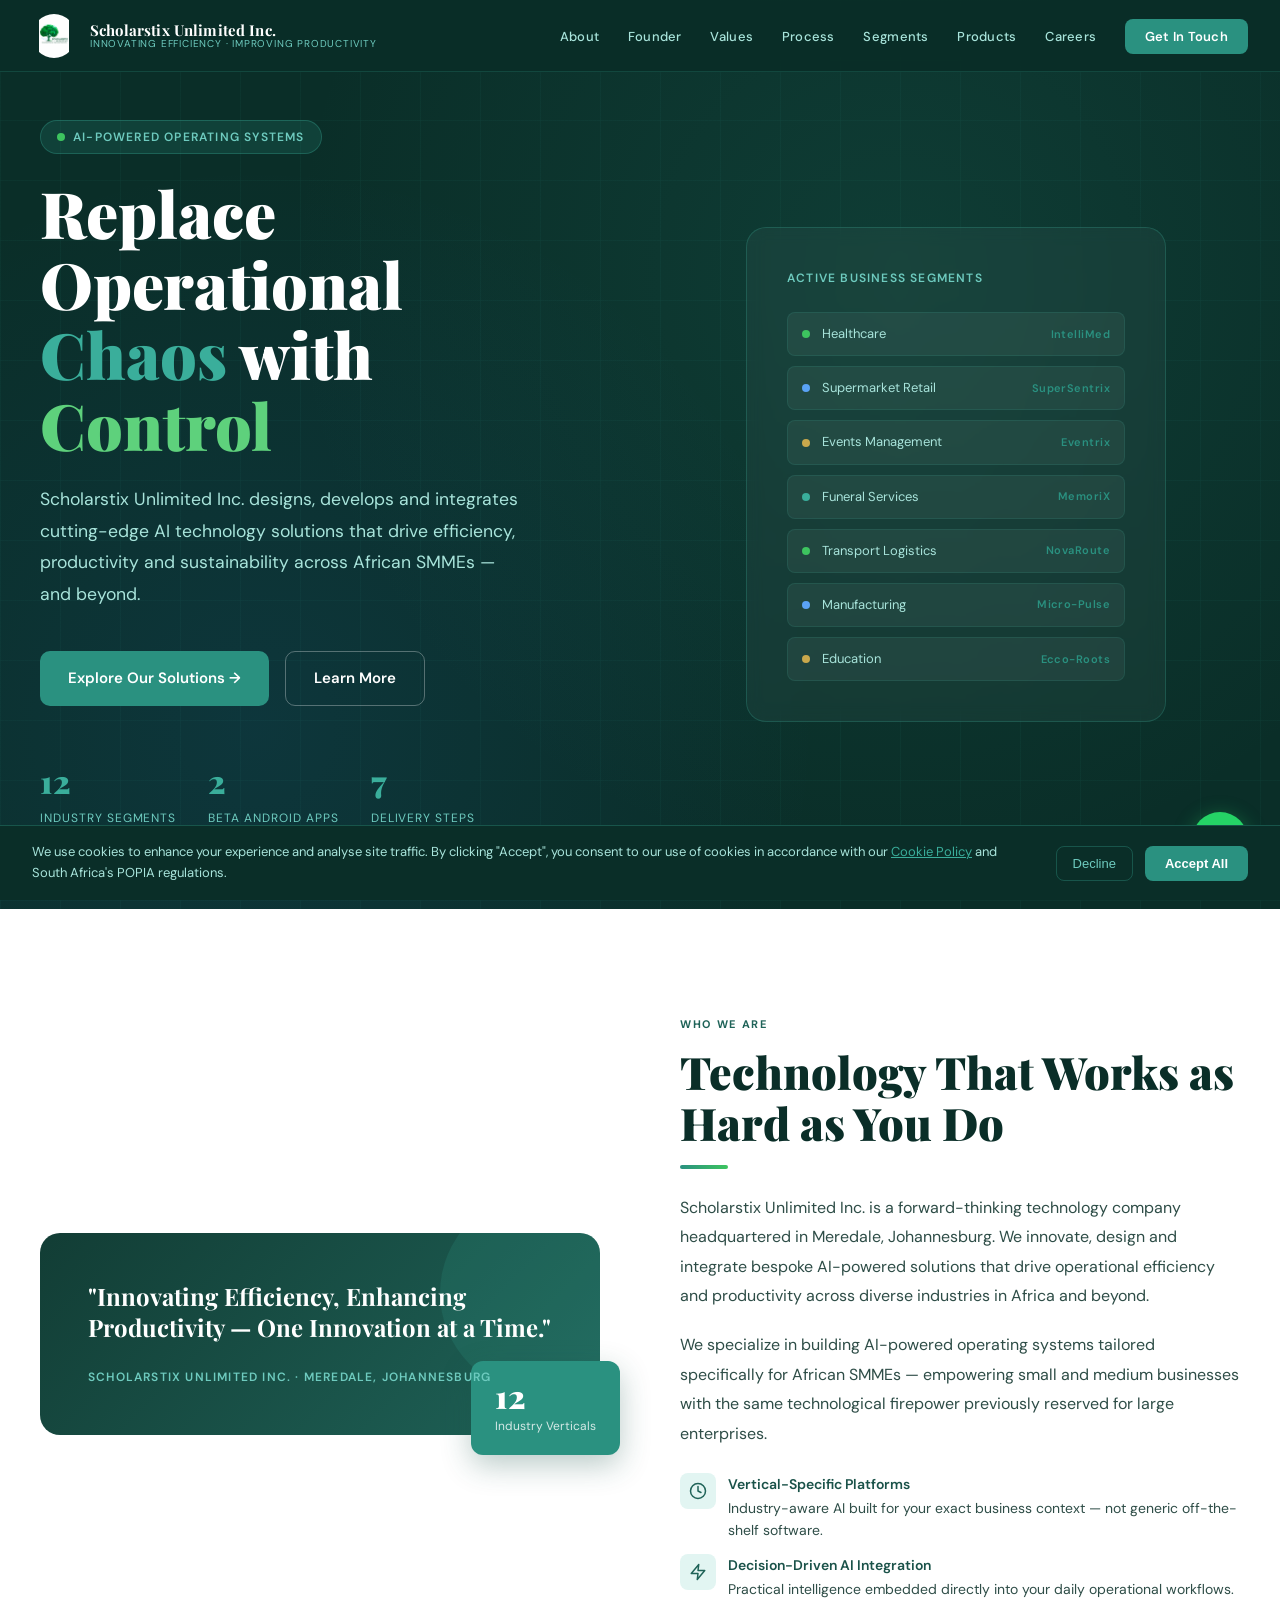
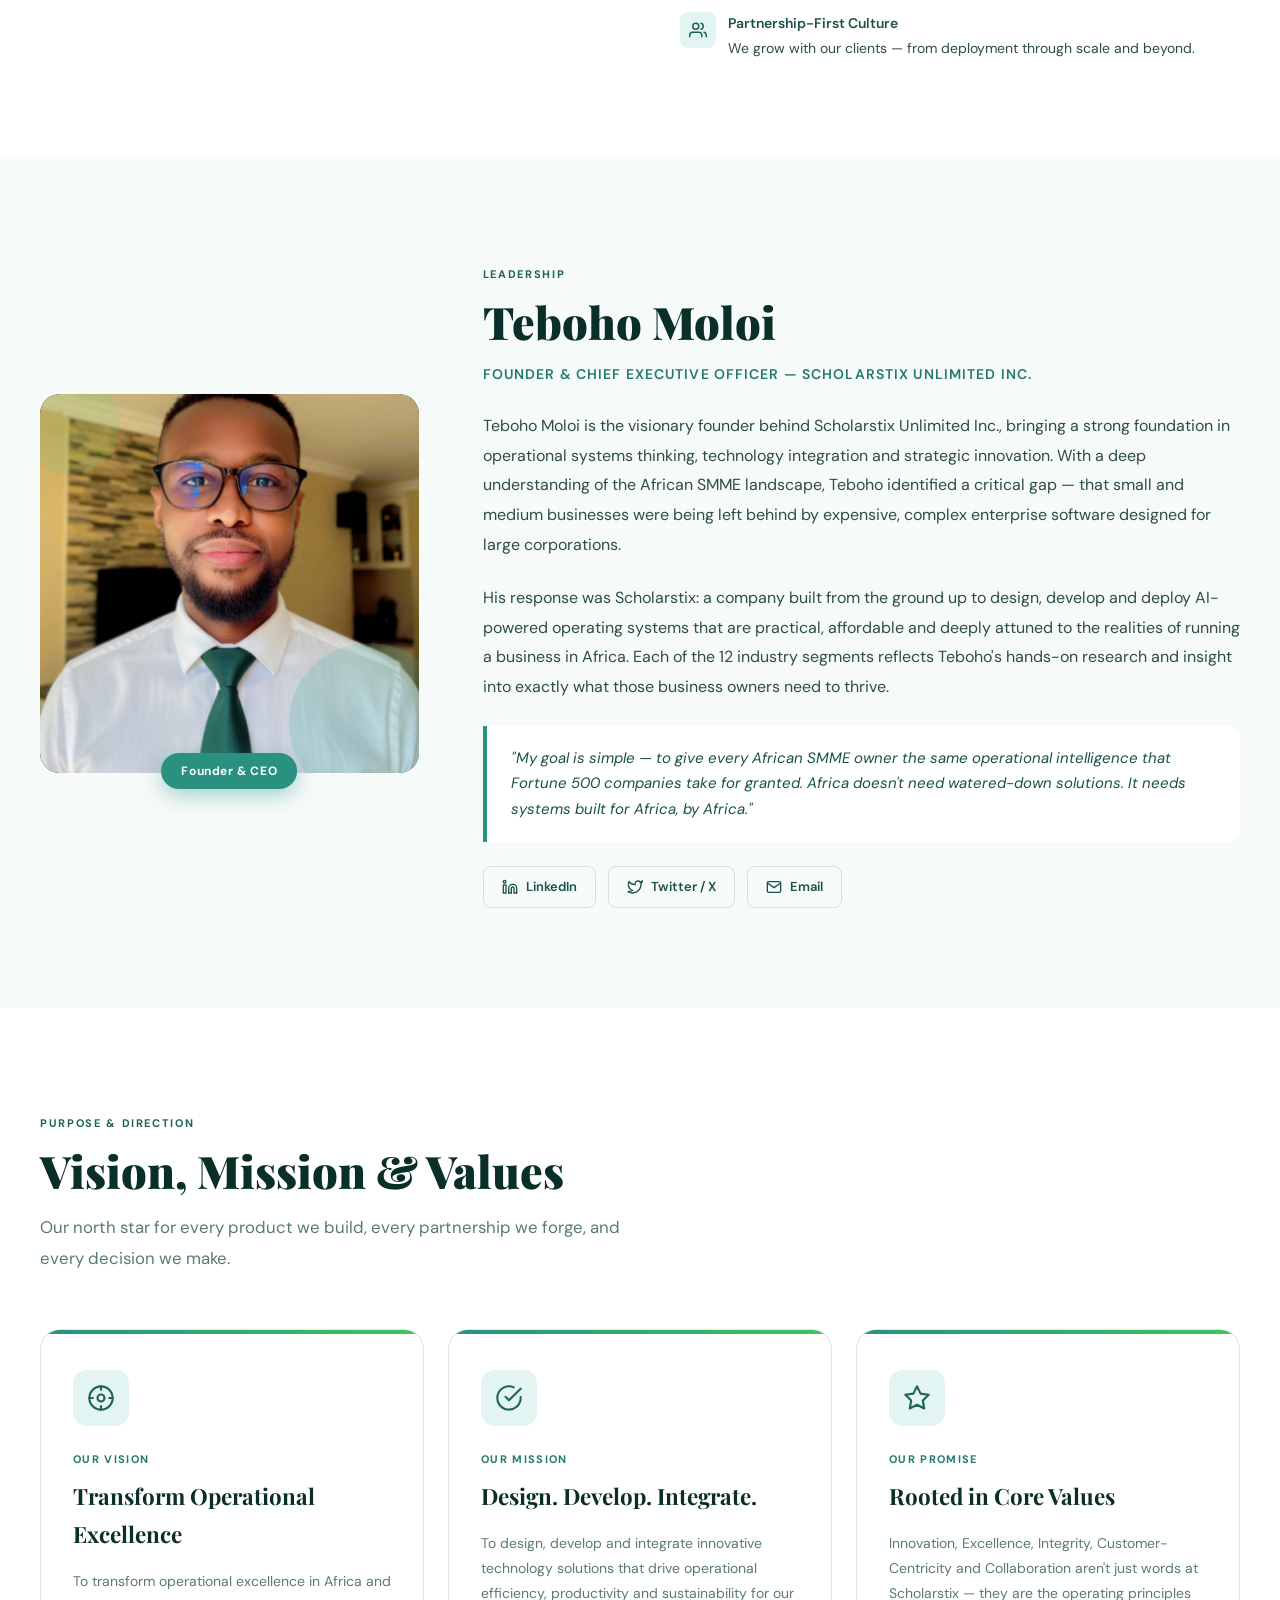
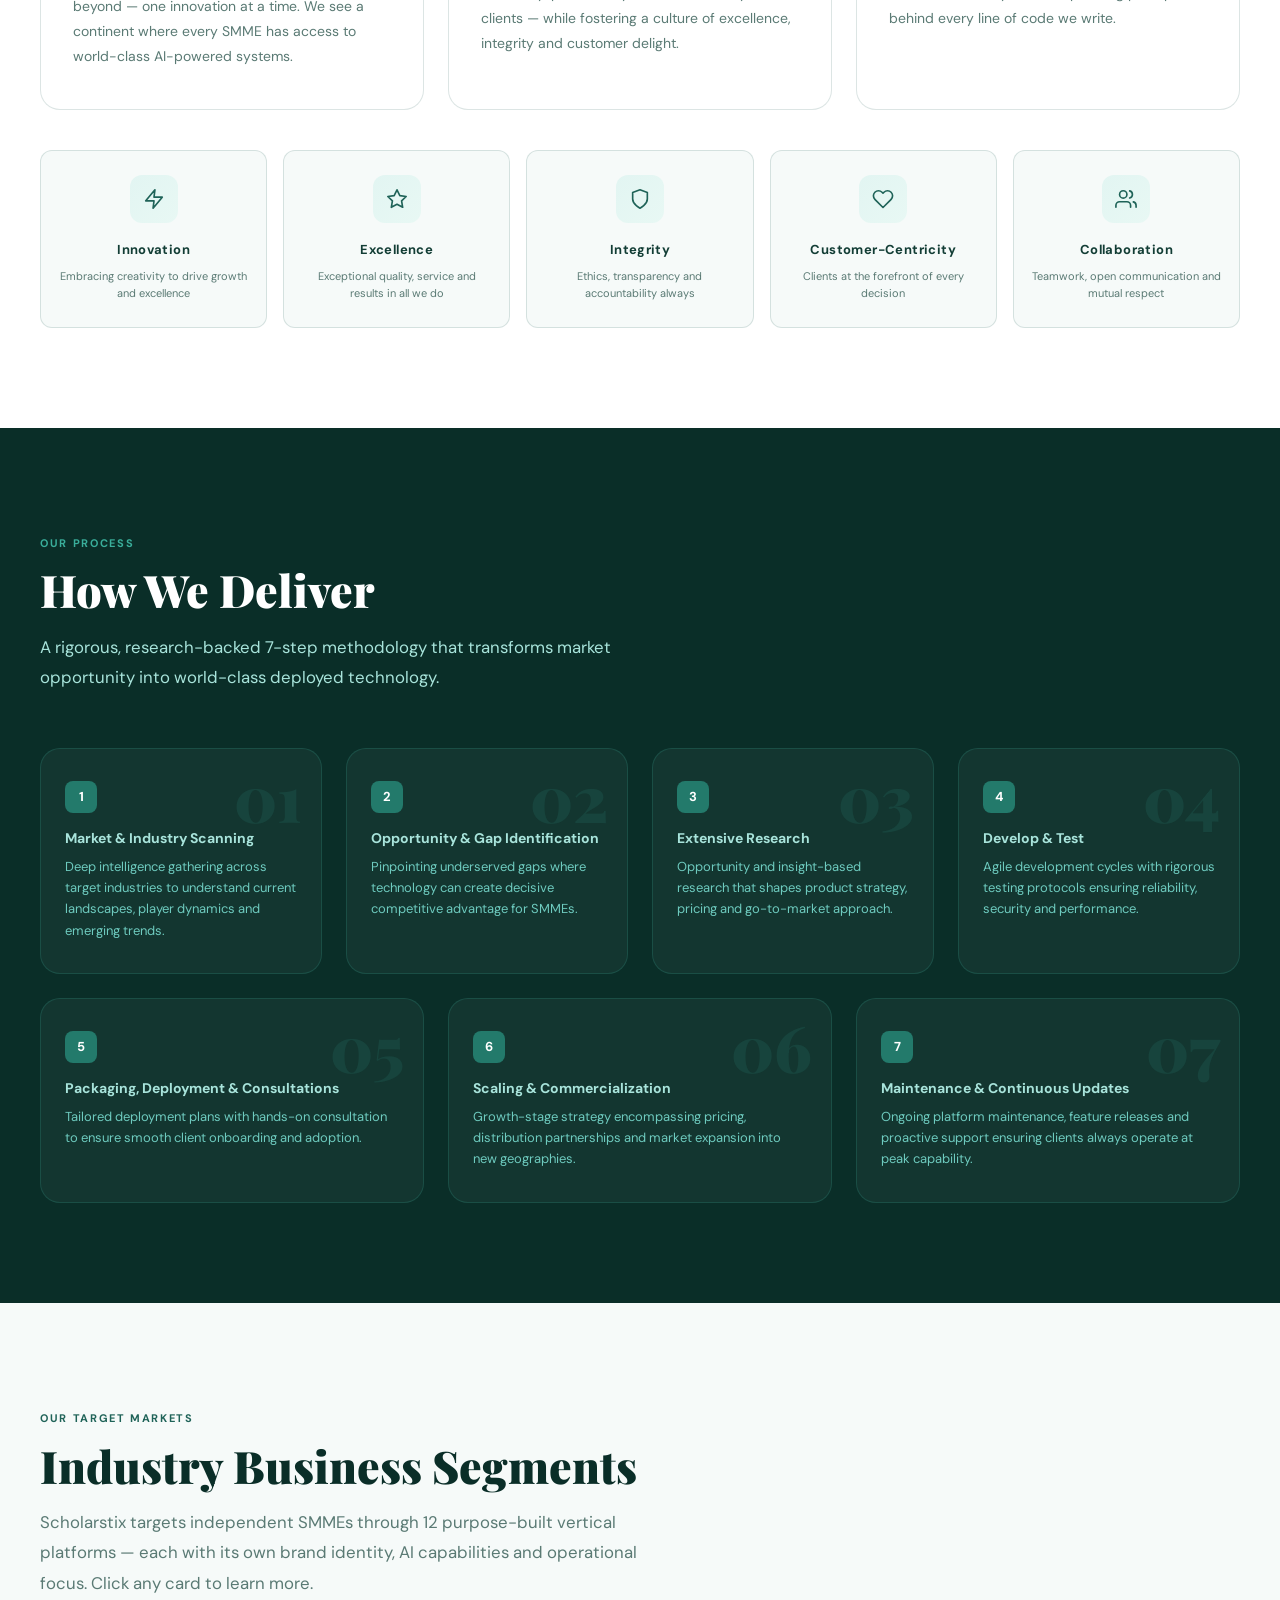
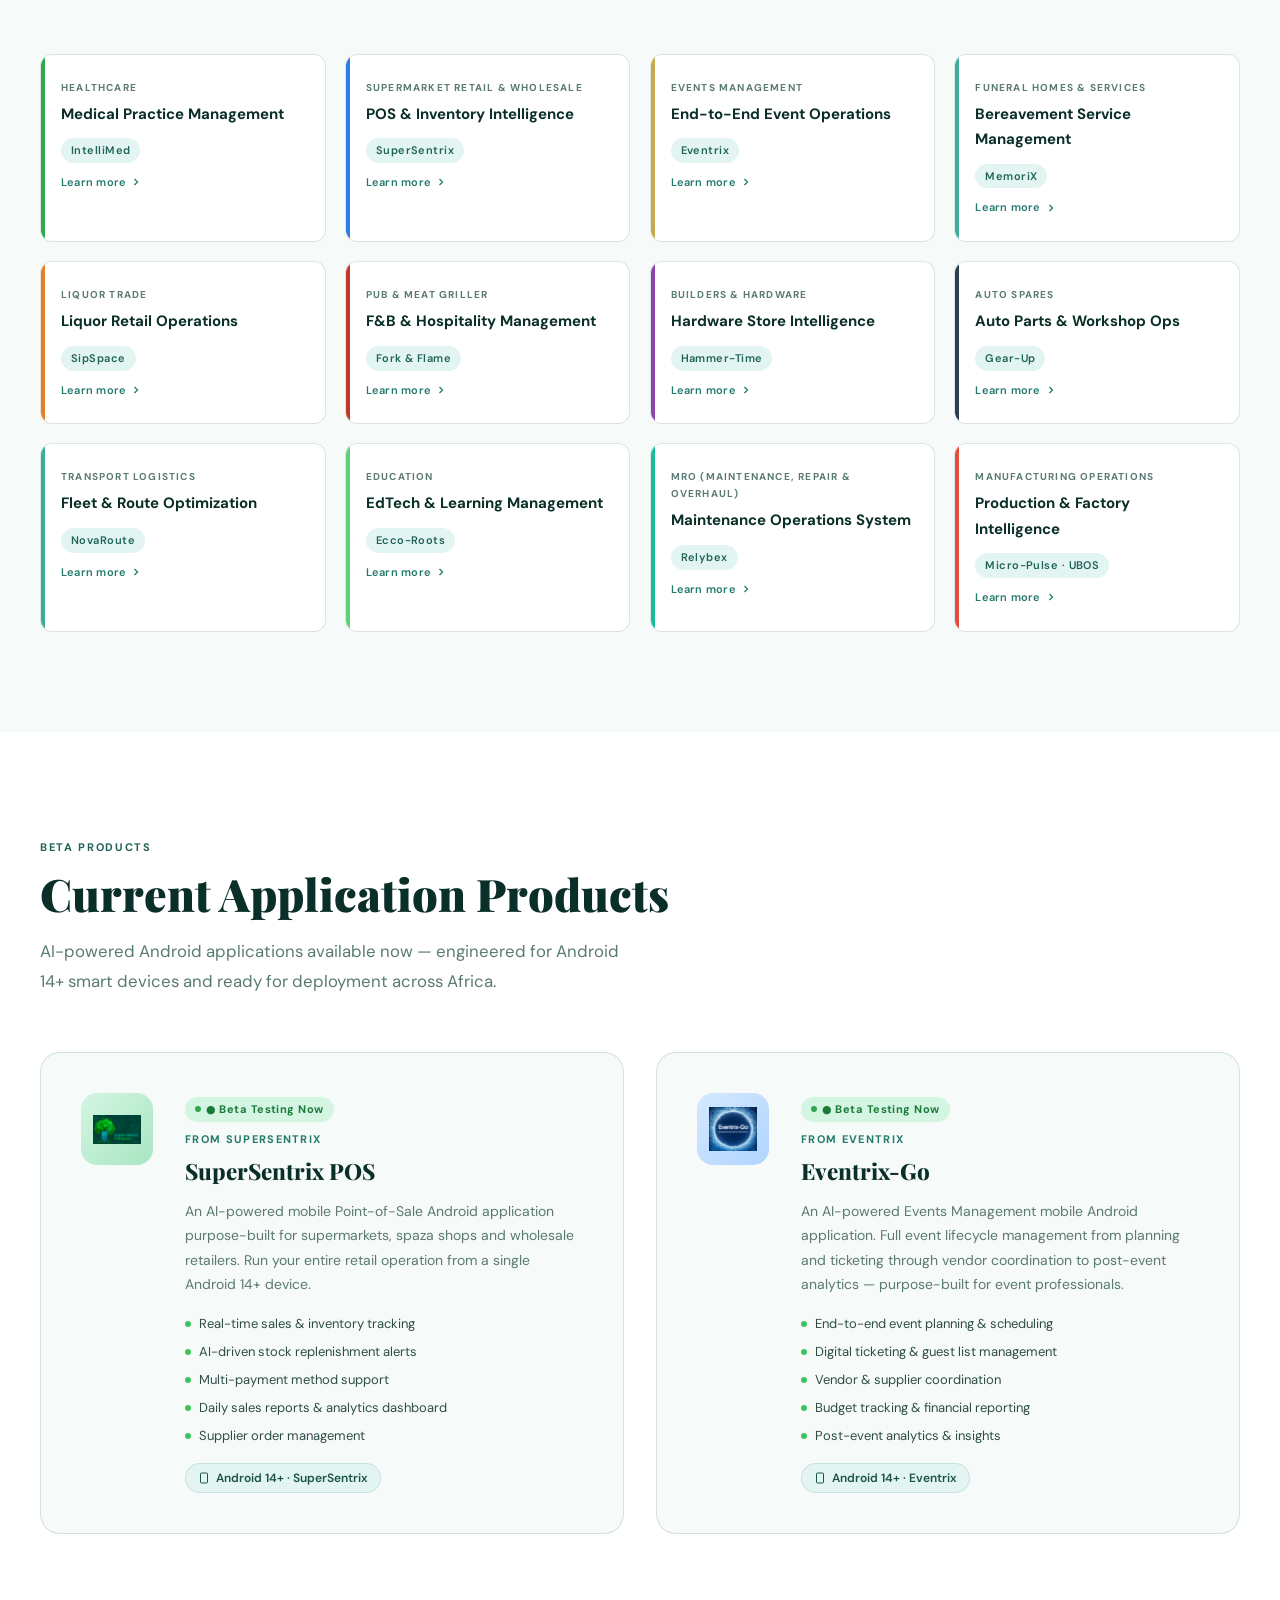
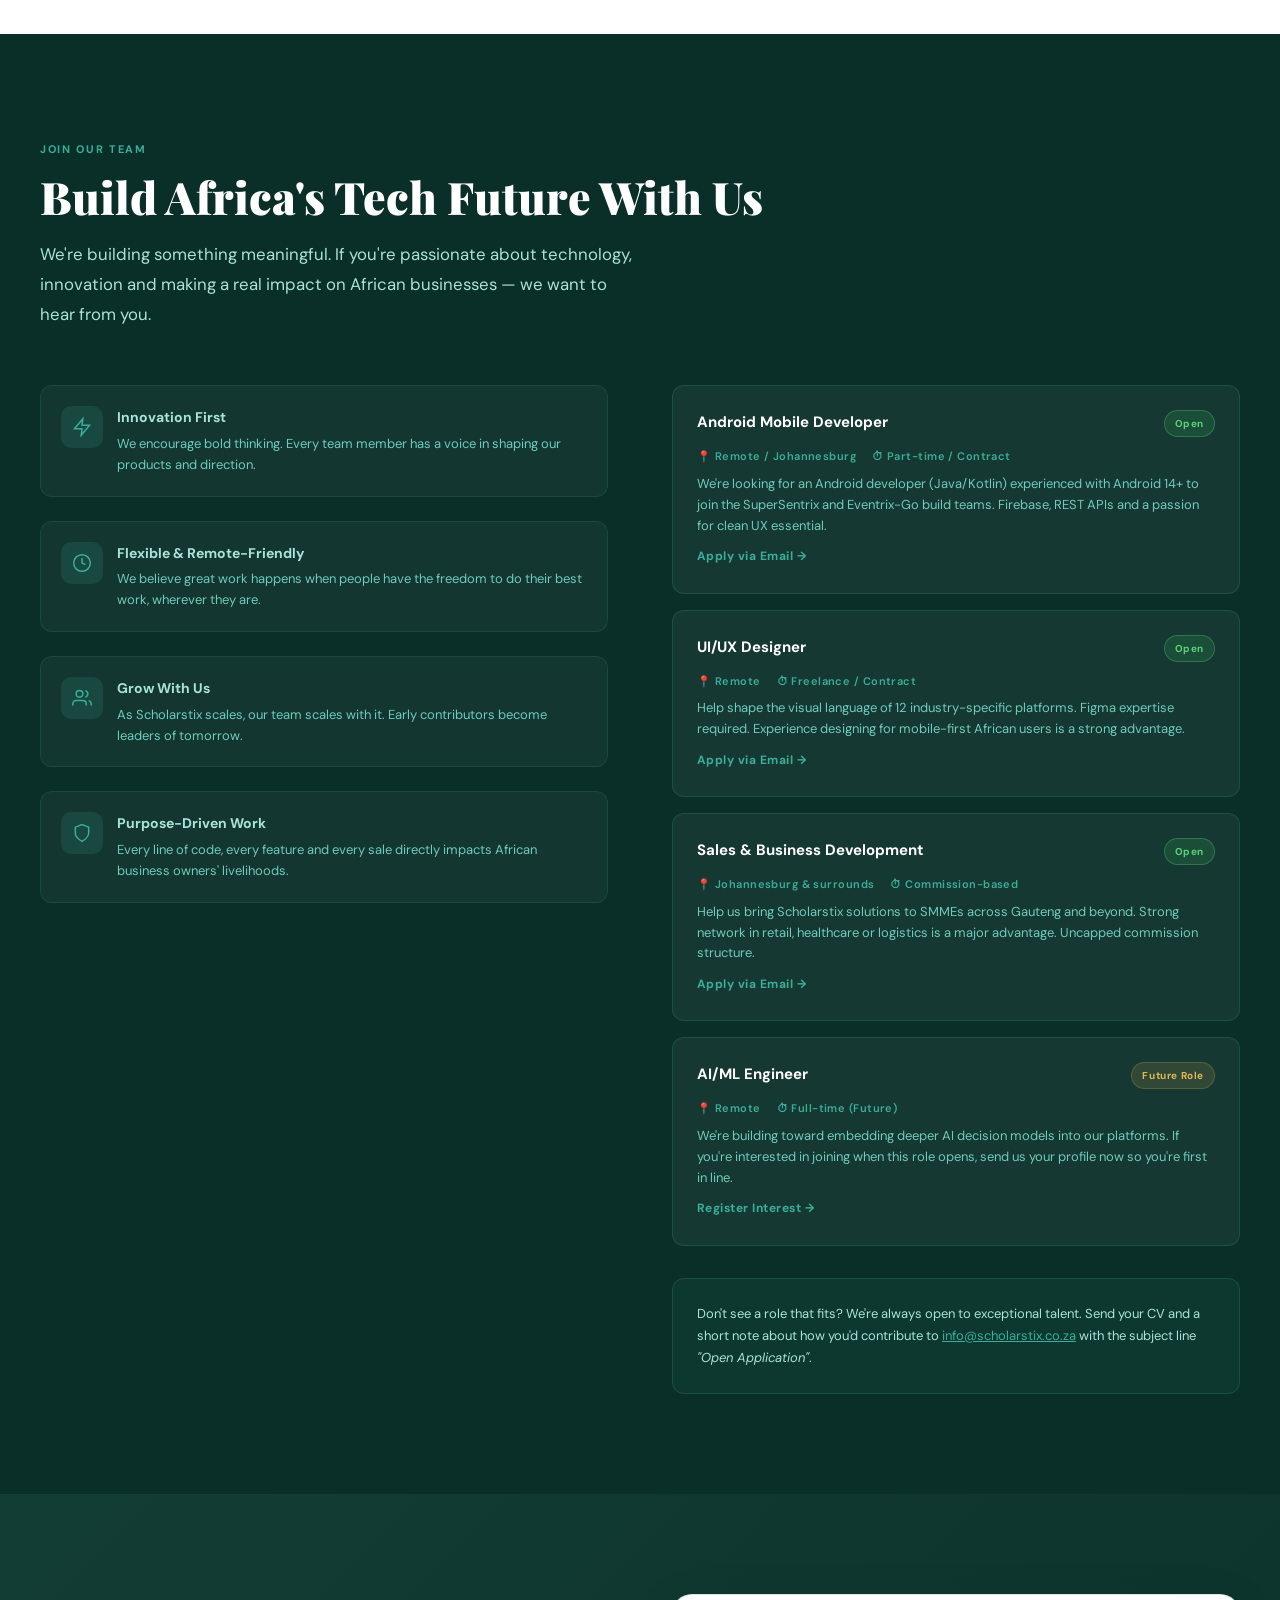
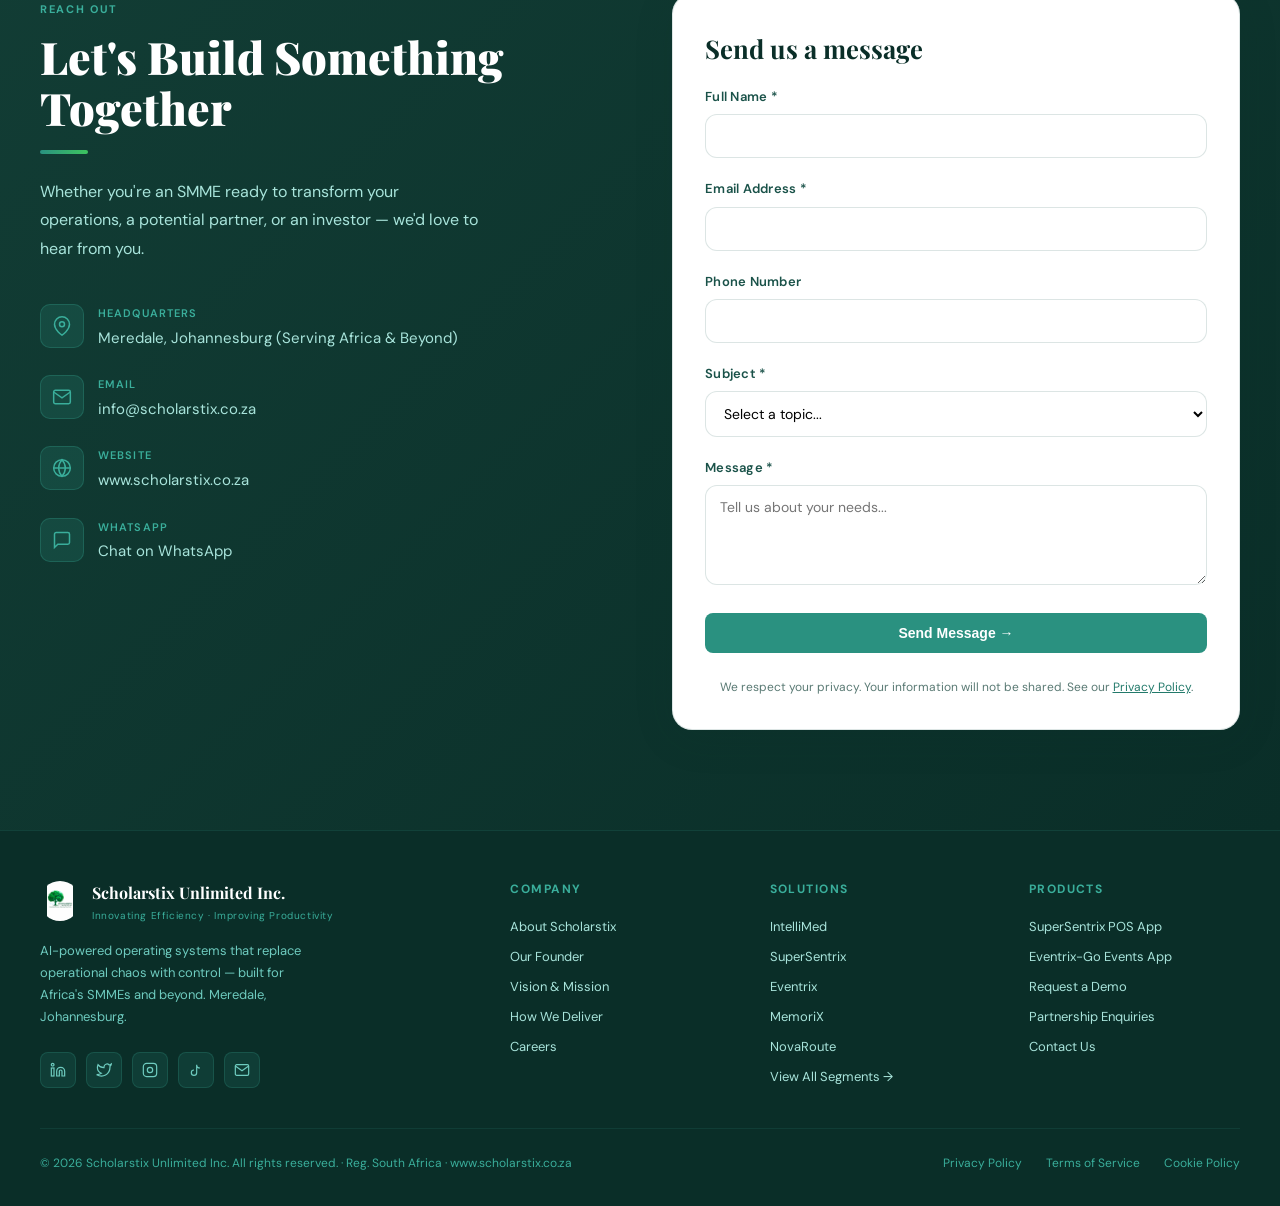
<file: index.html>
<!DOCTYPE html>
<html lang="en">
<head>
<meta charset="UTF-8"/>
<meta name="viewport" content="width=device-width, initial-scale=1.0"/>
<title>Scholarstix Unlimited Inc. | AI-Powered Operating Systems for African SMMEs</title>
<meta name="description" content="Scholarstix Unlimited Inc. designs, develops and integrates AI-powered operating systems that replace operational chaos with control — built for African SMMEs across 12 industries."/>
<meta name="keywords" content="AI business software Africa, SMME technology South Africa, POS system Android, events management app, healthcare management system, AI operating system, Johannesburg tech company, scholarstix"/>
<meta name="author" content="Scholarstix Unlimited Inc."/>
<meta name="robots" content="index, follow"/>
<meta name="language" content="English"/>
<meta property="og:type" content="website"/>
<meta property="og:url" content="https://www.scholarstix.co.za/"/>
<meta property="og:title" content="Scholarstix Unlimited Inc. | AI-Powered Operating Systems"/>
<meta property="og:description" content="AI-powered operating systems that replace operational chaos with control. Built for African SMMEs across 12 industries."/>
<meta property="og:image" content="https://www.scholarstix.co.za/scholarstix.png"/>
<meta name="twitter:card" content="summary_large_image"/>
<meta name="twitter:site" content="@ScholarstixU"/>
<meta name="twitter:title" content="Scholarstix Unlimited Inc. | AI-Powered Operating Systems"/>
<meta name="twitter:description" content="AI-powered operating systems that replace operational chaos with control. Built for African SMMEs."/>
<meta name="twitter:image" content="https://www.scholarstix.co.za/scholarstix.png"/>
<link rel="canonical" href="https://www.scholarstix.co.za/"/>
<link rel="icon" type="image/png" href="scholarstix.png"/>
<link rel="preconnect" href="https://fonts.googleapis.com">
<link rel="preconnect" href="https://fonts.gstatic.com" crossorigin>
<link href="https://fonts.googleapis.com/css2?family=Playfair+Display:wght@400;700;900&family=DM+Sans:wght@300;400;500;600&display=swap" rel="stylesheet"/>

<script type="application/ld+json">
{
  "@context": "https://schema.org",
  "@type": "Organization",
  "name": "Scholarstix Unlimited Inc.",
  "alternateName": "Scholarstix",
  "url": "https://www.scholarstix.co.za/",
  "logo": "https://www.scholarstix.co.za/scholarstix.png",
  "description": "AI-powered operating systems that replace operational chaos with control — built for African SMMEs across 12 industries.",
  "email": "info@scholarstix.co.za",
  "address": {
    "@type": "PostalAddress",
    "addressLocality": "Meredale, Johannesburg",
    "addressCountry": "ZA"
  },
  "founder": {
    "@type": "Person",
    "name": "Teboho Moloi",
    "jobTitle": "Founder & CEO",
    "url": "https://www.linkedin.com/in/teboho-moloi-scholarstix",
    "sameAs": [
      "https://www.linkedin.com/in/teboho-moloi-scholarstix",
      "https://x.com/ScholarstixU"
    ]
  },
  "sameAs": [
    "https://www.linkedin.com/in/teboho-moloi-scholarstix",
    "https://x.com/ScholarstixU",
    "https://www.instagram.com/scholarstix_unlimitedinc/",
    "https://www.tiktok.com/@scholarstixunlimitedinc"
  ],
  "contactPoint": {
    "@type": "ContactPoint",
    "email": "info@scholarstix.co.za",
    "contactType": "customer service",
    "availableLanguage": ["English"]
  }
}
</script>

<style>
:root{
  --teal-900:#0a2e28;--teal-800:#123d35;--teal-700:#1a5249;
  --teal-600:#1f6358;--teal-500:#237a6b;--teal-400:#2a9180;
  --teal-300:#3aae9b;--teal-200:#6ecbbf;--teal-100:#a8e4db;
  --teal-50:#e2f5f2;
  --green-500:#2fa84f;--green-400:#3dc45f;--green-300:#5ed17c;
  --circuit-blue:#2b7de9;--circuit-blue-light:#5aa3f5;
  --gold:#c9a84c;--white:#ffffff;--off-white:#f6faf9;
  --text-dark:#0d1f1c;--text-mid:#2e4d47;--text-muted:#5a7a74;
  --border:rgba(26,83,73,0.15);
  --shadow-card:0 8px 40px rgba(10,46,40,0.12);
  --font-display:'Playfair Display',Georgia,serif;
  --font-body:'DM Sans',system-ui,sans-serif;
  --radius:12px;--radius-lg:20px;
}
*,*::before,*::after{box-sizing:border-box;margin:0;padding:0;}
html{scroll-behavior:smooth;}
body{font-family:var(--font-body);color:var(--text-dark);background:var(--off-white);line-height:1.7;overflow-x:hidden;}

/* SCROLL PROGRESS */
#scroll-progress{position:fixed;top:0;left:0;height:3px;background:linear-gradient(90deg,var(--teal-400),var(--green-400));z-index:2000;width:0%;transition:width 0.1s linear;}

/* NAV */
nav{position:fixed;top:0;left:0;right:0;z-index:1000;background:rgba(10,46,40,0.97);backdrop-filter:blur(16px);border-bottom:1px solid rgba(58,174,155,0.2);padding:0 2rem;height:72px;display:flex;align-items:center;justify-content:space-between;}
.nav-brand{display:flex;align-items:center;gap:14px;text-decoration:none;}
.nav-logo-circle{width:44px;height:44px;background:transparent;border-radius:50%;display:flex;align-items:center;justify-content:center;overflow:hidden;flex-shrink:0;}
.nav-logo-circle img{width:100%;height:100%;object-fit:contain;}
.nav-brand-text{display:flex;flex-direction:column;line-height:1.1;}
.nav-brand-name{font-family:var(--font-display);font-size:15px;font-weight:700;color:#fff;letter-spacing:0.01em;}
.nav-brand-tag{font-size:10px;color:var(--teal-200);letter-spacing:0.08em;text-transform:uppercase;}
.nav-links{display:flex;align-items:center;gap:1.8rem;list-style:none;}
.nav-links a{color:var(--teal-100);text-decoration:none;font-size:13px;font-weight:500;letter-spacing:0.02em;transition:color 0.2s;}
.nav-links a:hover{color:var(--teal-300);}
.nav-cta{background:var(--teal-400);color:#fff!important;padding:9px 20px;border-radius:8px;font-weight:600!important;transition:background 0.2s!important;}
.nav-cta:hover{background:var(--teal-300)!important;}
.nav-hamburger{display:none;flex-direction:column;gap:5px;cursor:pointer;background:none;border:none;padding:4px;}
.nav-hamburger span{width:24px;height:2px;background:#fff;border-radius:2px;display:block;transition:transform 0.3s,opacity 0.3s;}

/* COOKIE BANNER */
#cookie-banner{position:fixed;bottom:0;left:0;right:0;z-index:999;background:var(--teal-900);border-top:1px solid rgba(58,174,155,0.3);padding:1rem 2rem;display:flex;align-items:center;justify-content:space-between;gap:1.5rem;flex-wrap:wrap;transform:translateY(100%);transition:transform 0.4s ease;}
#cookie-banner.show{transform:translateY(0);}
.cookie-text{font-size:13px;color:var(--teal-100);line-height:1.6;flex:1;min-width:200px;}
.cookie-text a{color:var(--teal-300);cursor:pointer;text-decoration:underline;}
.cookie-actions{display:flex;gap:0.75rem;flex-shrink:0;}
.btn-cookie-accept{background:var(--teal-400);color:#fff;border:none;padding:9px 20px;border-radius:8px;font-size:13px;font-weight:600;cursor:pointer;transition:background 0.2s;}
.btn-cookie-accept:hover{background:var(--teal-300);}
.btn-cookie-decline{background:transparent;color:var(--teal-200);border:1px solid rgba(58,174,155,0.3);padding:9px 16px;border-radius:8px;font-size:13px;cursor:pointer;transition:border-color 0.2s;}
.btn-cookie-decline:hover{border-color:var(--teal-300);}

/* HERO */
#hero{min-height:100vh;background:var(--teal-900);display:flex;align-items:center;padding:120px 2rem 80px;position:relative;overflow:hidden;}
.hero-bg-pattern{position:absolute;inset:0;background-image:radial-gradient(circle at 70% 30%,rgba(42,145,128,0.15) 0%,transparent 55%),radial-gradient(circle at 20% 80%,rgba(43,125,233,0.1) 0%,transparent 45%);pointer-events:none;}
.hero-grid-lines{position:absolute;inset:0;pointer-events:none;background-image:linear-gradient(rgba(58,174,155,0.05) 1px,transparent 1px),linear-gradient(90deg,rgba(58,174,155,0.05) 1px,transparent 1px);background-size:60px 60px;}
.hero-inner{max-width:1200px;margin:0 auto;display:grid;grid-template-columns:1fr 1fr;gap:4rem;align-items:center;position:relative;z-index:1;}
.hero-eyebrow{display:inline-flex;align-items:center;gap:8px;background:rgba(58,174,155,0.15);border:1px solid rgba(58,174,155,0.3);border-radius:100px;padding:6px 16px;font-size:12px;color:var(--teal-200);letter-spacing:0.1em;text-transform:uppercase;font-weight:600;margin-bottom:1.5rem;}
.hero-eyebrow::before{content:'';width:8px;height:8px;background:var(--green-400);border-radius:50%;animation:pulse 2s infinite;}
@keyframes pulse{0%,100%{opacity:1;transform:scale(1)}50%{opacity:0.5;transform:scale(1.3)}}
.hero-title{font-family:var(--font-display);font-size:clamp(2.4rem,5vw,4rem);font-weight:900;color:#fff;line-height:1.1;margin-bottom:1.5rem;}
.hero-title .accent{color:var(--teal-300);}
.hero-title .accent2{color:var(--green-300);}
.hero-desc{font-size:1.1rem;color:var(--teal-100);margin-bottom:2.5rem;line-height:1.8;max-width:480px;}
.hero-actions{display:flex;gap:1rem;flex-wrap:wrap;}
.btn-primary{background:var(--teal-400);color:#fff;padding:14px 28px;border-radius:10px;font-size:15px;font-weight:600;text-decoration:none;border:none;cursor:pointer;transition:background 0.2s,transform 0.15s;display:inline-flex;align-items:center;gap:8px;}
.btn-primary:hover{background:var(--teal-300);transform:translateY(-2px);}
.btn-outline{background:transparent;color:#fff;padding:14px 28px;border-radius:10px;font-size:15px;font-weight:600;text-decoration:none;border:1.5px solid rgba(255,255,255,0.3);cursor:pointer;transition:border-color 0.2s,background 0.2s;}
.btn-outline:hover{border-color:var(--teal-300);background:rgba(58,174,155,0.1);}
.hero-stats{display:flex;gap:2rem;margin-top:3rem;}
.hero-stat .num{font-family:var(--font-display);font-size:2rem;font-weight:900;color:var(--teal-300);}
.hero-stat .lbl{font-size:12px;color:var(--teal-200);text-transform:uppercase;letter-spacing:0.08em;}
.hero-visual{display:flex;justify-content:center;align-items:center;}
.hero-card{background:rgba(255,255,255,0.04);border:1px solid rgba(58,174,155,0.25);border-radius:var(--radius-lg);padding:2.5rem;width:100%;max-width:420px;backdrop-filter:blur(8px);}
.hero-card-header{font-size:12px;color:var(--teal-200);text-transform:uppercase;letter-spacing:0.1em;margin-bottom:1.5rem;font-weight:600;}
.segment-list{display:flex;flex-direction:column;gap:10px;}
.segment-item{display:flex;align-items:center;gap:12px;padding:10px 14px;background:rgba(255,255,255,0.05);border-radius:8px;border:1px solid rgba(58,174,155,0.15);font-size:13px;color:var(--teal-100);transition:background 0.2s;}
.segment-item:hover{background:rgba(58,174,155,0.12);}
.seg-dot{width:8px;height:8px;border-radius:50%;flex-shrink:0;}
.seg-dot.green{background:var(--green-400);}
.seg-dot.blue{background:var(--circuit-blue-light);}
.seg-dot.gold{background:var(--gold);}
.seg-dot.teal{background:var(--teal-300);}
.seg-brand{margin-left:auto;font-size:11px;color:var(--teal-400);font-weight:600;letter-spacing:0.04em;}
.scroll-hint{position:absolute;bottom:2.5rem;left:50%;transform:translateX(-50%);display:flex;flex-direction:column;align-items:center;gap:8px;color:var(--teal-300);font-size:11px;letter-spacing:0.1em;text-transform:uppercase;animation:bounce 2s infinite;}
.scroll-hint-arrow{width:18px;height:18px;border-right:2px solid;border-bottom:2px solid;transform:rotate(45deg);border-color:var(--teal-300);}
@keyframes bounce{0%,100%{transform:translateX(-50%) translateY(0)}50%{transform:translateX(-50%) translateY(6px)}}

/* SECTIONS GENERIC */
section{padding:100px 2rem;}
.container{max-width:1200px;margin:0 auto;}
.section-eyebrow{display:inline-block;font-size:11px;font-weight:700;letter-spacing:0.15em;text-transform:uppercase;color:var(--teal-600);margin-bottom:0.75rem;}
.section-title{font-family:var(--font-display);font-size:clamp(2rem,4vw,2.8rem);font-weight:900;color:var(--teal-900);line-height:1.15;margin-bottom:1rem;}
.section-sub{font-size:1.05rem;color:var(--text-muted);max-width:600px;line-height:1.8;}
.section-header{margin-bottom:3.5rem;}
.section-divider{width:48px;height:4px;background:linear-gradient(90deg,var(--teal-400),var(--green-400));border-radius:2px;margin:1rem 0 1.5rem;}

/* ABOUT */
#about{background:#fff;}
.about-grid{display:grid;grid-template-columns:1fr 1fr;gap:5rem;align-items:center;}
.about-img-wrap{position:relative;}
.about-visual{background:linear-gradient(135deg,var(--teal-800),var(--teal-600));border-radius:var(--radius-lg);padding:3rem;color:#fff;position:relative;overflow:hidden;}
.about-visual::before{content:'';position:absolute;top:-40px;right:-40px;width:200px;height:200px;background:rgba(58,174,155,0.15);border-radius:50%;}
.about-visual-quote{font-family:var(--font-display);font-size:1.5rem;font-weight:700;line-height:1.3;margin-bottom:1.5rem;position:relative;z-index:1;}
.about-visual-tag{font-size:12px;color:var(--teal-200);letter-spacing:0.1em;text-transform:uppercase;font-weight:600;position:relative;z-index:1;}
.about-accent-card{position:absolute;bottom:-20px;right:-20px;background:var(--teal-400);border-radius:12px;padding:1.2rem 1.5rem;color:#fff;font-size:13px;box-shadow:0 10px 30px rgba(26,83,73,0.3);}
.about-accent-num{font-family:var(--font-display);font-size:2rem;font-weight:900;line-height:1;}
.about-content p{color:var(--text-mid);margin-bottom:1.2rem;line-height:1.85;}
.about-features{display:flex;flex-direction:column;gap:12px;margin-top:1.5rem;}
.about-feature{display:flex;align-items:flex-start;gap:12px;}
.feature-icon{width:36px;height:36px;flex-shrink:0;background:var(--teal-50);border-radius:8px;display:flex;align-items:center;justify-content:center;}
.feature-icon svg{width:18px;height:18px;}
.feature-text{font-size:14px;color:var(--text-mid);line-height:1.6;}
.feature-text strong{color:var(--teal-700);display:block;font-weight:600;margin-bottom:2px;}

/* FOUNDER */
#founder{background:var(--off-white);}
.founder-grid{display:grid;grid-template-columns:1fr 2fr;gap:4rem;align-items:center;}
.founder-photo-wrap{position:relative;}
.founder-photo-frame{width:100%;aspect-ratio:1;border-radius:var(--radius-lg);background:linear-gradient(135deg,var(--teal-700),var(--teal-500));display:flex;align-items:center;justify-content:center;position:relative;overflow:hidden;}
.founder-photo-frame img{width:100%;height:100%;object-fit:cover;border-radius:var(--radius-lg);}
.founder-initials{font-family:var(--font-display);font-size:5rem;font-weight:900;color:rgba(255,255,255,0.9);position:relative;z-index:1;}
.founder-photo-frame::before{content:'';position:absolute;bottom:-30px;right:-30px;width:160px;height:160px;background:rgba(58,174,155,0.2);border-radius:50%;}
.founder-photo-frame::after{content:'';position:absolute;top:-20px;left:-20px;width:100px;height:100px;background:rgba(94,209,124,0.15);border-radius:50%;}
.founder-badge{position:absolute;bottom:-16px;left:50%;transform:translateX(-50%);background:var(--teal-400);color:#fff;padding:8px 20px;border-radius:100px;font-size:12px;font-weight:700;letter-spacing:0.05em;white-space:nowrap;box-shadow:0 6px 20px rgba(42,145,128,0.4);}
.founder-content .section-title{margin-bottom:0.5rem;}
.founder-role{font-size:14px;font-weight:600;color:var(--teal-500);letter-spacing:0.08em;text-transform:uppercase;margin-bottom:1.5rem;}
.founder-bio{color:var(--text-mid);line-height:1.85;margin-bottom:1.5rem;}
.founder-quote{background:#fff;border-left:4px solid var(--teal-400);border-radius:0 var(--radius) var(--radius) 0;padding:1.25rem 1.5rem;margin:1.5rem 0;font-style:italic;color:var(--teal-700);font-size:15px;line-height:1.7;}
.founder-socials{display:flex;gap:12px;margin-top:1.5rem;flex-wrap:wrap;}
.founder-social-link{display:inline-flex;align-items:center;gap:8px;padding:9px 18px;border-radius:8px;border:1px solid var(--border);font-size:13px;font-weight:600;color:var(--teal-700);text-decoration:none;transition:border-color 0.2s,background 0.2s;}
.founder-social-link:hover{border-color:var(--teal-400);background:var(--teal-50);}
.founder-social-link svg{width:16px;height:16px;stroke:currentColor;fill:none;stroke-width:2;}

/* VMV */
#vmv{background:#fff;}
.vmv-grid{display:grid;grid-template-columns:repeat(3,1fr);gap:1.5rem;}
.vmv-card{background:#fff;border-radius:var(--radius-lg);padding:2.5rem 2rem;border:1px solid var(--border);position:relative;overflow:hidden;transition:transform 0.25s,box-shadow 0.25s;}
.vmv-card:hover{transform:translateY(-6px);box-shadow:var(--shadow-card);}
.vmv-card::before{content:'';position:absolute;top:0;left:0;right:0;height:4px;background:linear-gradient(90deg,var(--teal-400),var(--green-400));}
.vmv-icon{width:56px;height:56px;background:var(--teal-50);border-radius:14px;display:flex;align-items:center;justify-content:center;margin-bottom:1.5rem;}
.vmv-icon svg{width:28px;height:28px;stroke:var(--teal-600);fill:none;stroke-width:1.8;}
.vmv-label{font-size:11px;font-weight:700;letter-spacing:0.12em;text-transform:uppercase;color:var(--teal-500);margin-bottom:0.5rem;}
.vmv-title{font-family:var(--font-display);font-size:1.4rem;font-weight:700;color:var(--teal-900);margin-bottom:1rem;}
.vmv-text{font-size:14px;color:var(--text-muted);line-height:1.8;}
.values-grid{display:grid;grid-template-columns:repeat(5,1fr);gap:1rem;margin-top:2.5rem;}
.value-pill{text-align:center;padding:1.5rem 1rem;background:var(--off-white);border-radius:var(--radius);border:1px solid var(--border);transition:border-color 0.2s,transform 0.2s;}
.value-pill:hover{border-color:var(--teal-400);transform:translateY(-4px);}
.value-icon-wrap{width:48px;height:48px;background:linear-gradient(135deg,var(--teal-50),#e8f8f4);border-radius:12px;display:flex;align-items:center;justify-content:center;margin:0 auto 1rem;}
.value-icon-wrap svg{width:22px;height:22px;stroke:var(--teal-600);fill:none;stroke-width:1.8;}
.value-name{font-size:13px;font-weight:700;color:var(--teal-800);margin-bottom:6px;letter-spacing:0.03em;}
.value-desc{font-size:11px;color:var(--text-muted);line-height:1.6;}

/* DELIVERY */
#delivery{background:var(--teal-900);}
#delivery .section-title{color:#fff;}
#delivery .section-eyebrow{color:var(--teal-300);}
#delivery .section-sub{color:var(--teal-100);}
.delivery-steps{display:grid;grid-template-columns:repeat(4,1fr);gap:1.5rem;margin-top:1rem;}
.delivery-step{position:relative;padding:2rem 1.5rem;background:rgba(255,255,255,0.04);border:1px solid rgba(58,174,155,0.2);border-radius:var(--radius-lg);transition:background 0.25s,border-color 0.25s;overflow:hidden;}
.delivery-step:hover{background:rgba(58,174,155,0.1);border-color:rgba(58,174,155,0.4);}
.step-num{font-family:var(--font-display);font-size:4rem;font-weight:900;color:rgba(58,174,155,0.12);line-height:1;position:absolute;top:1rem;right:1.2rem;}
.step-badge{display:inline-flex;align-items:center;justify-content:center;width:32px;height:32px;background:var(--teal-500);border-radius:8px;font-size:13px;font-weight:700;color:#fff;margin-bottom:1rem;}
.step-title{font-weight:700;font-size:14px;color:var(--teal-100);margin-bottom:8px;line-height:1.3;}
.step-desc{font-size:13px;color:var(--teal-200);line-height:1.65;}
.delivery-steps-row2{display:grid;grid-template-columns:repeat(3,1fr);gap:1.5rem;margin-top:1.5rem;}

/* SEGMENTS */
#segments{background:var(--off-white);}
.segments-grid{display:grid;grid-template-columns:repeat(4,1fr);gap:1.2rem;}
.seg-card{border-radius:var(--radius);border:1px solid var(--border);padding:1.5rem 1.25rem;position:relative;overflow:hidden;transition:transform 0.2s,box-shadow 0.2s,border-color 0.2s;background:#fff;cursor:pointer;}
.seg-card:hover{transform:translateY(-5px);box-shadow:0 12px 35px rgba(10,46,40,0.1);border-color:var(--teal-300);}
.seg-card-accent{position:absolute;top:0;left:0;width:4px;height:100%;}
.seg-card-industry{font-size:10px;font-weight:700;letter-spacing:0.12em;text-transform:uppercase;color:var(--text-muted);margin-bottom:6px;}
.seg-card-name{font-size:15px;font-weight:700;color:var(--teal-900);margin-bottom:8px;}
.seg-card-brand{display:inline-block;font-size:11px;font-weight:600;color:var(--teal-600);background:var(--teal-50);border-radius:100px;padding:3px 10px;letter-spacing:0.04em;}
.seg-card-cta{display:flex;align-items:center;gap:4px;font-size:11px;color:var(--teal-500);font-weight:600;margin-top:10px;letter-spacing:0.02em;}
.seg-card-cta svg{width:12px;height:12px;stroke:currentColor;fill:none;stroke-width:2.5;}

/* PRODUCTS */
#products{background:#fff;}
.products-grid{display:grid;grid-template-columns:1fr 1fr;gap:2rem;}
.product-card{background:var(--off-white);border-radius:var(--radius-lg);padding:2.5rem;border:1px solid var(--border);display:flex;gap:2rem;align-items:flex-start;transition:transform 0.25s,box-shadow 0.25s;}
.product-card:hover{transform:translateY(-6px);box-shadow:var(--shadow-card);}
.product-icon-wrap{width:72px;height:72px;flex-shrink:0;border-radius:16px;display:flex;align-items:center;justify-content:center;font-size:2rem;}
.product-icon-wrap.green{background:linear-gradient(135deg,#d4f5e2,#a8e6c2);}
.product-icon-wrap.blue{background:linear-gradient(135deg,#d5e9ff,#b0d4ff);}
.product-icon-wrap img{width:48px;height:48px;object-fit:contain;}
.product-segment{font-size:11px;font-weight:700;letter-spacing:0.12em;text-transform:uppercase;color:var(--teal-500);margin-bottom:4px;}
.product-name{font-family:var(--font-display);font-size:1.4rem;font-weight:800;color:var(--teal-900);margin-bottom:8px;}
.product-desc{font-size:14px;color:var(--text-muted);line-height:1.75;margin-bottom:1rem;}
.product-features{display:flex;flex-direction:column;gap:6px;margin-bottom:1rem;}
.product-feature-item{display:flex;align-items:center;gap:8px;font-size:13px;color:var(--text-mid);}
.product-feature-item::before{content:'';width:6px;height:6px;background:var(--green-400);border-radius:50%;flex-shrink:0;}
.product-tag{display:inline-flex;align-items:center;gap:6px;font-size:12px;font-weight:600;background:var(--teal-50);color:var(--teal-700);border-radius:100px;padding:4px 12px;border:1px solid rgba(26,83,73,0.12);}
.product-badge-live{display:inline-flex;align-items:center;gap:5px;font-size:11px;font-weight:700;background:#d4f5e2;color:#1a7a3a;border-radius:100px;padding:3px 10px;margin-bottom:8px;letter-spacing:0.04em;}
.product-badge-live::before{content:'';width:6px;height:6px;background:#2fa84f;border-radius:50%;animation:pulse 2s infinite;}

/* CAREERS */
#careers{background:var(--teal-900);}
#careers .section-title{color:#fff;}
#careers .section-eyebrow{color:var(--teal-300);}
#careers .section-sub{color:var(--teal-100);}
.careers-grid{display:grid;grid-template-columns:1fr 1fr;gap:4rem;align-items:start;}
.careers-culture{display:flex;flex-direction:column;gap:1.5rem;}
.culture-item{display:flex;align-items:flex-start;gap:14px;padding:1.25rem;background:rgba(255,255,255,0.04);border:1px solid rgba(58,174,155,0.15);border-radius:var(--radius);}
.culture-icon{width:42px;height:42px;flex-shrink:0;background:rgba(58,174,155,0.15);border-radius:10px;display:flex;align-items:center;justify-content:center;}
.culture-icon svg{width:20px;height:20px;stroke:var(--teal-300);fill:none;stroke-width:1.8;}
.culture-title{font-size:14px;font-weight:700;color:var(--teal-100);margin-bottom:4px;}
.culture-desc{font-size:13px;color:var(--teal-200);line-height:1.6;}
.careers-openings{display:flex;flex-direction:column;gap:1rem;}
.career-card{background:rgba(255,255,255,0.05);border:1px solid rgba(58,174,155,0.2);border-radius:var(--radius);padding:1.5rem;transition:background 0.2s,border-color 0.2s;}
.career-card:hover{background:rgba(58,174,155,0.1);border-color:rgba(58,174,155,0.35);}
.career-card-top{display:flex;align-items:flex-start;justify-content:space-between;gap:1rem;margin-bottom:10px;}
.career-title{font-size:15px;font-weight:700;color:#fff;}
.career-badge{font-size:10px;font-weight:700;padding:4px 10px;border-radius:100px;letter-spacing:0.06em;flex-shrink:0;}
.career-badge.open{background:rgba(47,168,79,0.2);color:#5ed17c;border:1px solid rgba(94,209,124,0.3);}
.career-badge.future{background:rgba(201,168,76,0.15);color:#e0ba5a;border:1px solid rgba(201,168,76,0.25);}
.career-meta{display:flex;gap:1rem;margin-bottom:8px;}
.career-meta-item{font-size:11px;color:var(--teal-300);font-weight:600;letter-spacing:0.04em;}
.career-desc{font-size:13px;color:var(--teal-200);line-height:1.6;}
.career-apply-link{display:inline-flex;align-items:center;gap:6px;margin-top:10px;font-size:12px;font-weight:700;color:var(--teal-300);text-decoration:none;letter-spacing:0.04em;}
.career-apply-link:hover{color:var(--teal-200);}
.careers-note{margin-top:2rem;padding:1.5rem;background:rgba(58,174,155,0.08);border:1px solid rgba(58,174,155,0.2);border-radius:var(--radius);font-size:13px;color:var(--teal-100);line-height:1.7;}

/* CONTACT SECTION (custom form) */
#contact{background:linear-gradient(135deg,var(--teal-800),var(--teal-900));color:#fff;}
#contact .section-title{color:#fff;}
#contact .section-eyebrow{color:var(--teal-300);}
.contact-grid{display:grid;grid-template-columns:1fr 1fr;gap:4rem;align-items:start;}
.contact-info{display:flex;flex-direction:column;gap:1.5rem;}
.contact-item{display:flex;align-items:flex-start;gap:14px;}
.contact-icon{width:44px;height:44px;flex-shrink:0;background:rgba(58,174,155,0.15);border:1px solid rgba(58,174,155,0.25);border-radius:10px;display:flex;align-items:center;justify-content:center;}
.contact-icon svg{width:20px;height:20px;stroke:var(--teal-300);fill:none;stroke-width:1.8;}
.contact-item-label{font-size:11px;color:var(--teal-300);text-transform:uppercase;letter-spacing:0.1em;font-weight:600;margin-bottom:3px;}
.contact-item-val{font-size:15px;color:var(--teal-100);}
.contact-item-val a{color:var(--teal-100);text-decoration:none;}
.contact-item-val a:hover{color:var(--teal-200);}

/* Custom contact form styles */
.contact-form-container {
  background: #fff;
  border-radius: var(--radius-lg);
  padding: 2rem;
  box-shadow: var(--shadow-card);
  border: 1px solid var(--border);
}
.form-group {
  margin-bottom: 1.25rem;
}
.form-group label {
  display: block;
  font-size: 13px;
  font-weight: 600;
  color: var(--teal-700);
  margin-bottom: 6px;
  letter-spacing: 0.02em;
}
.form-group input,
.form-group select,
.form-group textarea {
  width: 100%;
  padding: 12px 14px;
  border: 1px solid var(--border);
  border-radius: var(--radius);
  font-family: var(--font-body);
  font-size: 14px;
  transition: border-color 0.2s;
  background: var(--white);
}
.form-group input:focus,
.form-group select:focus,
.form-group textarea:focus {
  outline: none;
  border-color: var(--teal-400);
  box-shadow: 0 0 0 3px rgba(42,145,128,0.1);
}
.form-group textarea {
  min-height: 100px;
  resize: vertical;
}
.form-submit-btn {
  background: var(--teal-400);
  color: #fff;
  padding: 12px 28px;
  border-radius: 8px;
  font-size: 14px;
  font-weight: 600;
  border: none;
  cursor: pointer;
  transition: background 0.2s, transform 0.15s;
  width: 100%;
}
.form-submit-btn:hover {
  background: var(--teal-300);
  transform: translateY(-2px);
}
.form-success {
  display: none;
  background: #e2f5f2;
  color: var(--teal-700);
  padding: 1rem;
  border-radius: var(--radius);
  margin-top: 1rem;
  text-align: center;
  font-size: 14px;
}
.form-error {
  display: none;
  background: #fde8e8;
  color: #c0392b;
  padding: 1rem;
  border-radius: var(--radius);
  margin-top: 1rem;
  text-align: center;
  font-size: 14px;
}

/* FOOTER */
footer{background:var(--teal-900);border-top:1px solid rgba(58,174,155,0.15);padding:3rem 2rem 2rem;}
.footer-inner{max-width:1200px;margin:0 auto;display:grid;grid-template-columns:2fr 1fr 1fr 1fr;gap:3rem;}
.footer-logo{display:flex;align-items:center;gap:12px;margin-bottom:1rem;}
.footer-logo-circle{width:40px;height:40px;border-radius:50%;overflow:hidden;flex-shrink:0;}
.footer-logo-circle img{width:100%;height:100%;object-fit:contain;}
.footer-logo-name{font-family:var(--font-display);font-size:16px;font-weight:700;color:#fff;}
.footer-logo-sub{font-size:10px;color:var(--teal-300);letter-spacing:0.06em;}
.footer-tagline{font-size:13px;color:var(--teal-200);line-height:1.7;max-width:280px;margin-bottom:1.5rem;}
.footer-social{display:flex;gap:10px;}
.social-btn{width:36px;height:36px;background:rgba(58,174,155,0.12);border:1px solid rgba(58,174,155,0.2);border-radius:8px;display:flex;align-items:center;justify-content:center;cursor:pointer;transition:background 0.2s;text-decoration:none;}
.social-btn:hover{background:rgba(58,174,155,0.25);}
.social-btn svg{width:16px;height:16px;stroke:var(--teal-200);fill:none;stroke-width:1.8;}
.footer-col-title{font-size:12px;font-weight:700;letter-spacing:0.12em;text-transform:uppercase;color:var(--teal-300);margin-bottom:1rem;}
.footer-links{display:flex;flex-direction:column;gap:8px;}
.footer-links a,.footer-links span{font-size:13px;color:var(--teal-100);text-decoration:none;transition:color 0.2s;cursor:pointer;}
.footer-links a:hover,.footer-links span:hover{color:var(--teal-300);}
.footer-bottom{max-width:1200px;margin:2.5rem auto 0;padding-top:1.5rem;border-top:1px solid rgba(58,174,155,0.12);display:flex;justify-content:space-between;align-items:center;flex-wrap:wrap;gap:1rem;}
.footer-bottom-text{font-size:12px;color:var(--teal-300);}
.footer-bottom-links{display:flex;gap:1.5rem;}
.footer-bottom-links span{font-size:12px;color:var(--teal-300);cursor:pointer;transition:color 0.2s;}
.footer-bottom-links span:hover{color:var(--teal-200);}

/* MODAL SYSTEM (same as original, fully preserved) */
.modal-overlay{position:fixed;inset:0;z-index:2000;background:rgba(5,20,18,0.85);backdrop-filter:blur(6px);display:none;align-items:center;justify-content:center;padding:1.5rem;}
.modal-overlay.open{display:flex;}
.modal-box{background:#fff;border-radius:var(--radius-lg);max-width:680px;width:100%;max-height:88vh;overflow-y:auto;position:relative;animation:modalIn 0.3s ease;}
@keyframes modalIn{from{opacity:0;transform:translateY(20px) scale(0.97)}to{opacity:1;transform:translateY(0) scale(1)}}
.modal-close{position:sticky;top:0;display:flex;justify-content:flex-end;padding:1rem 1rem 0;background:#fff;z-index:10;}
.modal-close-btn{width:36px;height:36px;background:var(--off-white);border:1px solid var(--border);border-radius:50%;display:flex;align-items:center;justify-content:center;cursor:pointer;transition:background 0.2s;flex-shrink:0;}
.modal-close-btn:hover{background:var(--teal-50);}
.modal-close-btn svg{width:16px;height:16px;stroke:var(--text-muted);fill:none;stroke-width:2;}
.modal-header{padding:0 2rem 1.5rem;}
.modal-header-inner{display:flex;align-items:flex-start;gap:1.25rem;}
.modal-icon{width:64px;height:64px;border-radius:16px;display:flex;align-items:center;justify-content:center;font-size:2rem;flex-shrink:0;}
.modal-industry-badge{font-size:10px;font-weight:700;letter-spacing:0.12em;text-transform:uppercase;color:var(--teal-500);margin-bottom:4px;}
.modal-brand-name{font-family:var(--font-display);font-size:1.8rem;font-weight:900;color:var(--teal-900);line-height:1.1;margin-bottom:6px;}
.modal-tagline{font-size:13px;color:var(--text-muted);font-style:italic;}
.modal-status{display:inline-flex;align-items:center;gap:5px;font-size:11px;font-weight:700;padding:4px 12px;border-radius:100px;margin-top:8px;letter-spacing:0.04em;}
.modal-status.live{background:#d4f5e2;color:#1a7a3a;}
.modal-status.live::before{content:'';width:6px;height:6px;background:#2fa84f;border-radius:50%;animation:pulse 2s infinite;}
.modal-status.dev{background:#fef3cd;color:#7a5f00;}
.modal-status.dev::before{content:'';width:6px;height:6px;background:#c9a84c;border-radius:50%;}
.modal-body{padding:0 2rem 2rem;}
.modal-section-label{font-size:11px;font-weight:700;letter-spacing:0.12em;text-transform:uppercase;color:var(--teal-600);margin:1.25rem 0 0.6rem;}
.modal-overview{font-size:14px;color:var(--text-mid);line-height:1.8;}
.modal-features{display:grid;grid-template-columns:1fr 1fr;gap:8px;}
.modal-feature-item{display:flex;align-items:flex-start;gap:8px;font-size:13px;color:var(--text-mid);padding:8px 10px;background:var(--off-white);border-radius:8px;border:1px solid var(--border);}
.modal-feature-item::before{content:'✓';font-weight:900;color:var(--teal-500);flex-shrink:0;font-size:12px;margin-top:1px;}
.modal-divider{height:1px;background:var(--border);margin:1.25rem 0;}
.modal-meta-row{display:flex;gap:1.5rem;flex-wrap:wrap;}
.modal-meta-item{display:flex;flex-direction:column;gap:2px;}
.modal-meta-label{font-size:10px;font-weight:700;letter-spacing:0.1em;text-transform:uppercase;color:var(--text-muted);}
.modal-meta-val{font-size:13px;font-weight:600;color:var(--teal-700);}
.modal-cta{display:flex;gap:1rem;margin-top:1.5rem;}
.modal-btn-primary{background:var(--teal-400);color:#fff;padding:11px 24px;border-radius:9px;font-size:14px;font-weight:600;text-decoration:none;border:none;cursor:pointer;transition:background 0.2s;display:inline-block;}
.modal-btn-primary:hover{background:var(--teal-300);}
.modal-btn-outline{background:transparent;color:var(--teal-600);padding:11px 24px;border-radius:9px;font-size:14px;font-weight:600;text-decoration:none;border:1.5px solid var(--border);cursor:pointer;transition:border-color 0.2s;}
.modal-btn-outline:hover{border-color:var(--teal-400);}
.legal-modal-box{max-width:780px;}
.legal-content{padding:0 2rem 2rem;}
.legal-title{font-family:var(--font-display);font-size:1.8rem;font-weight:900;color:var(--teal-900);margin-bottom:0.25rem;}
.legal-effective{font-size:12px;color:var(--text-muted);margin-bottom:1.5rem;}
.legal-section-title{font-size:15px;font-weight:700;color:var(--teal-800);margin:1.5rem 0 0.5rem;}
.legal-text{font-size:13px;color:var(--text-mid);line-height:1.8;margin-bottom:0.75rem;}
.legal-list{list-style:none;display:flex;flex-direction:column;gap:6px;margin-bottom:0.75rem;}
.legal-list li{font-size:13px;color:var(--text-mid);padding-left:16px;position:relative;line-height:1.7;}
.legal-list li::before{content:'·';position:absolute;left:0;color:var(--teal-500);font-weight:900;}

/* FLOATING BUTTONS */
#whatsapp-btn{position:fixed;bottom:2rem;right:2rem;z-index:900;width:56px;height:56px;background:#25D366;border-radius:50%;display:flex;align-items:center;justify-content:center;box-shadow:0 4px 20px rgba(37,211,102,0.4);cursor:pointer;text-decoration:none;transition:transform 0.2s,box-shadow 0.2s;}
#whatsapp-btn:hover{transform:scale(1.1);box-shadow:0 6px 28px rgba(37,211,102,0.5);}
#whatsapp-btn svg{width:28px;height:28px;fill:#fff;}
.whatsapp-tooltip{position:absolute;right:68px;background:var(--teal-900);color:#fff;font-size:12px;font-weight:600;padding:6px 12px;border-radius:8px;white-space:nowrap;opacity:0;pointer-events:none;transition:opacity 0.2s;}
#whatsapp-btn:hover .whatsapp-tooltip{opacity:1;}
#back-to-top{position:fixed;bottom:2rem;left:2rem;z-index:900;width:44px;height:44px;background:var(--teal-700);border-radius:50%;display:flex;align-items:center;justify-content:center;cursor:pointer;border:none;opacity:0;pointer-events:none;transition:opacity 0.3s,transform 0.2s;}
#back-to-top.visible{opacity:1;pointer-events:auto;}
#back-to-top:hover{transform:translateY(-3px);}
#back-to-top svg{width:18px;height:18px;stroke:#fff;fill:none;stroke-width:2.5;}

/* ANIMATIONS */
.fade-in{opacity:0;transform:translateY(28px);transition:opacity 0.7s ease,transform 0.7s ease;}
.fade-in.visible{opacity:1;transform:translateY(0);}

/* RESPONSIVE */
@media(max-width:960px){
  .hero-inner{grid-template-columns:1fr;}
  .hero-visual{display:none;}
  .about-grid,.founder-grid,.contact-grid,.careers-grid{grid-template-columns:1fr;}
  .vmv-grid{grid-template-columns:1fr;}
  .values-grid{grid-template-columns:repeat(2,1fr);}
  .delivery-steps,.delivery-steps-row2{grid-template-columns:repeat(2,1fr);}
  .segments-grid{grid-template-columns:repeat(2,1fr);}
  .products-grid{grid-template-columns:1fr;}
  .footer-inner{grid-template-columns:1fr 1fr;}
  .nav-links{display:none;}
  .nav-hamburger{display:flex;}
  .modal-features{grid-template-columns:1fr;}
}
@media(max-width:600px){
  section{padding:70px 1.25rem;}
  .segments-grid{grid-template-columns:1fr;}
  .delivery-steps,.delivery-steps-row2{grid-template-columns:1fr;}
  .footer-inner{grid-template-columns:1fr;}
  .values-grid{grid-template-columns:repeat(2,1fr);}
  .hero-stats{flex-wrap:wrap;gap:1.2rem;}
  .modal-box,.legal-modal-box{margin:0.5rem;}
  .modal-meta-row{flex-direction:column;gap:1rem;}
}
</style>
</head>
<body>

<div id="scroll-progress"></div>

<!-- COOKIE BANNER -->
<div id="cookie-banner">
  <div class="cookie-text">
    We use cookies to enhance your experience and analyse site traffic. By clicking "Accept", you consent to our use of cookies in accordance with our <span onclick="openModal('cookie-modal')" style="color:var(--teal-300);cursor:pointer;text-decoration:underline;">Cookie Policy</span> and South Africa's POPIA regulations.
  </div>
  <div class="cookie-actions">
    <button class="btn-cookie-decline" onclick="dismissCookie()">Decline</button>
    <button class="btn-cookie-accept" onclick="acceptCookie()">Accept All</button>
  </div>
</div>

<!-- NAV -->
<nav>
  <a href="#" class="nav-brand">
    <div class="nav-logo-circle"><img src="scholarstix.png" alt="Scholarstix Unlimited Inc. logo"></div>
    <div class="nav-brand-text">
      <span class="nav-brand-name">Scholarstix Unlimited Inc.</span>
      <span class="nav-brand-tag">Innovating Efficiency · Improving Productivity</span>
    </div>
  </a>
  <ul class="nav-links" id="nav-links">
    <li><a href="#about">About</a></li>
    <li><a href="#founder">Founder</a></li>
    <li><a href="#vmv">Values</a></li>
    <li><a href="#delivery">Process</a></li>
    <li><a href="#segments">Segments</a></li>
    <li><a href="#products">Products</a></li>
    <li><a href="#careers">Careers</a></li>
    <li><a href="#contact" class="nav-cta">Get In Touch</a></li>
  </ul>
  <button class="nav-hamburger" onclick="toggleMenu()" aria-label="Toggle navigation">
    <span></span><span></span><span></span>
  </button>
</nav>

<!-- HERO -->
<section id="hero">
  <div class="hero-bg-pattern"></div>
  <div class="hero-grid-lines"></div>
  <div class="hero-inner">
    <div class="fade-in">
      <div class="hero-eyebrow">AI-Powered Operating Systems</div>
      <h1 class="hero-title">Replace Operational<br/><span class="accent">Chaos</span> with<br/><span class="accent2">Control</span></h1>
      <p class="hero-desc">Scholarstix Unlimited Inc. designs, develops and integrates cutting-edge AI technology solutions that drive efficiency, productivity and sustainability across African SMMEs — and beyond.</p>
      <div class="hero-actions">
        <a href="#segments" class="btn-primary">Explore Our Solutions →</a>
        <a href="#about" class="btn-outline">Learn More</a>
      </div>
      <div class="hero-stats">
        <div class="hero-stat"><div class="num">12</div><div class="lbl">Industry Segments</div></div>
        <div class="hero-stat"><div class="num">2</div><div class="lbl">Beta Android Apps</div></div>
        <div class="hero-stat"><div class="num">7</div><div class="lbl">Delivery Steps</div></div>
      </div>
    </div>
    <div class="hero-visual fade-in">
      <div class="hero-card">
        <div class="hero-card-header">Active Business Segments</div>
        <div class="segment-list">
          <div class="segment-item"><span class="seg-dot green"></span>Healthcare<span class="seg-brand">IntelliMed</span></div>
          <div class="segment-item"><span class="seg-dot blue"></span>Supermarket Retail<span class="seg-brand">SuperSentrix</span></div>
          <div class="segment-item"><span class="seg-dot gold"></span>Events Management<span class="seg-brand">Eventrix</span></div>
          <div class="segment-item"><span class="seg-dot teal"></span>Funeral Services<span class="seg-brand">MemoriX</span></div>
          <div class="segment-item"><span class="seg-dot green"></span>Transport Logistics<span class="seg-brand">NovaRoute</span></div>
          <div class="segment-item"><span class="seg-dot blue"></span>Manufacturing<span class="seg-brand">Micro-Pulse</span></div>
          <div class="segment-item"><span class="seg-dot gold"></span>Education<span class="seg-brand">Ecco-Roots</span></div>
        </div>
      </div>
    </div>
  </div>
  <div class="scroll-hint"><div class="scroll-hint-arrow"></div></div>
</section>

<!-- ABOUT -->
<section id="about">
  <div class="container">
    <div class="about-grid">
      <div class="about-img-wrap fade-in">
        <div class="about-visual">
          <div class="about-visual-quote">"Innovating Efficiency, Enhancing Productivity — One Innovation at a Time."</div>
          <div class="about-visual-tag">Scholarstix Unlimited Inc. · Meredale, Johannesburg</div>
        </div>
        <div class="about-accent-card">
          <div class="about-accent-num">12</div>
          <div style="font-size:12px;color:rgba(255,255,255,0.8);margin-top:4px;">Industry Verticals</div>
        </div>
      </div>
      <div class="about-content fade-in">
        <div class="section-eyebrow">Who We Are</div>
        <h2 class="section-title">Technology That Works as Hard as You Do</h2>
        <div class="section-divider"></div>
        <p>Scholarstix Unlimited Inc. is a forward-thinking technology company headquartered in Meredale, Johannesburg. We innovate, design and integrate bespoke AI-powered solutions that drive operational efficiency and productivity across diverse industries in Africa and beyond.</p>
        <p>We specialize in building AI-powered operating systems tailored specifically for African SMMEs — empowering small and medium businesses with the same technological firepower previously reserved for large enterprises.</p>
        <div class="about-features">
          <div class="about-feature">
            <div class="feature-icon"><svg viewBox="0 0 24 24" stroke="var(--teal-600)" fill="none" stroke-width="2" stroke-linecap="round" stroke-linejoin="round"><circle cx="12" cy="12" r="10"/><path d="M12 6v6l4 2"/></svg></div>
            <div class="feature-text"><strong>Vertical-Specific Platforms</strong>Industry-aware AI built for your exact business context — not generic off-the-shelf software.</div>
          </div>
          <div class="about-feature">
            <div class="feature-icon"><svg viewBox="0 0 24 24" stroke="var(--teal-600)" fill="none" stroke-width="2" stroke-linecap="round" stroke-linejoin="round"><path d="M13 2L3 14h9l-1 8 10-12h-9l1-8z"/></svg></div>
            <div class="feature-text"><strong>Decision-Driven AI Integration</strong>Practical intelligence embedded directly into your daily operational workflows.</div>
          </div>
          <div class="about-feature">
            <div class="feature-icon"><svg viewBox="0 0 24 24" stroke="var(--teal-600)" fill="none" stroke-width="2" stroke-linecap="round" stroke-linejoin="round"><path d="M17 21v-2a4 4 0 0 0-4-4H5a4 4 0 0 0-4 4v2"/><circle cx="9" cy="7" r="4"/><path d="M23 21v-2a4 4 0 0 0-3-3.87"/><path d="M16 3.13a4 4 0 0 1 0 7.75"/></svg></div>
            <div class="feature-text"><strong>Partnership-First Culture</strong>We grow with our clients — from deployment through scale and beyond.</div>
          </div>
        </div>
      </div>
    </div>
  </div>
</section>

<!-- FOUNDER -->
<section id="founder">
  <div class="container">
    <div class="founder-grid">
      <div class="founder-photo-wrap fade-in">
        <div class="founder-photo-frame">
          <img src="teboho-moloi.jpg" alt="Teboho Moloi, Founder & CEO of Scholarstix Unlimited Inc." loading="lazy">
        </div>
        <div class="founder-badge">Founder & CEO</div>
      </div>
      <div class="fade-in">
        <div class="section-eyebrow">Leadership</div>
        <h2 class="section-title">Teboho Moloi</h2>
        <div class="founder-role">Founder & Chief Executive Officer — Scholarstix Unlimited Inc.</div>
        <p class="founder-bio">Teboho Moloi is the visionary founder behind Scholarstix Unlimited Inc., bringing a strong foundation in operational systems thinking, technology integration and strategic innovation. With a deep understanding of the African SMME landscape, Teboho identified a critical gap — that small and medium businesses were being left behind by expensive, complex enterprise software designed for large corporations.</p>
        <p class="founder-bio">His response was Scholarstix: a company built from the ground up to design, develop and deploy AI-powered operating systems that are practical, affordable and deeply attuned to the realities of running a business in Africa. Each of the 12 industry segments reflects Teboho's hands-on research and insight into exactly what those business owners need to thrive.</p>
        <div class="founder-quote">"My goal is simple — to give every African SMME owner the same operational intelligence that Fortune 500 companies take for granted. Africa doesn't need watered-down solutions. It needs systems built for Africa, by Africa."</div>
        <div class="founder-socials">
          <a href="https://www.linkedin.com/in/teboho-moloi-scholarstix" class="founder-social-link" target="_blank" rel="noopener noreferrer">
            <svg viewBox="0 0 24 24"><path d="M16 8a6 6 0 0 1 6 6v7h-4v-7a2 2 0 0 0-2-2 2 2 0 0 0-2 2v7h-4v-7a6 6 0 0 1 6-6z"/><rect x="2" y="9" width="4" height="12"/><circle cx="4" cy="4" r="2"/></svg>
            LinkedIn
          </a>
          <a href="https://x.com/ScholarstixU" class="founder-social-link" target="_blank" rel="noopener noreferrer">
            <svg viewBox="0 0 24 24"><path d="M23 3a10.9 10.9 0 0 1-3.14 1.53 4.48 4.48 0 0 0-7.86 3v1A10.66 10.66 0 0 1 3 4s-4 9 5 13a11.64 11.64 0 0 1-7 2c9 5 20 0 20-11.5a4.5 4.5 0 0 0-.08-.83A7.72 7.72 0 0 0 23 3z"/></svg>
            Twitter / X
          </a>
          <a href="mailto:info@scholarstix.co.za" class="founder-social-link">
            <svg viewBox="0 0 24 24"><path d="M4 4h16c1.1 0 2 .9 2 2v12c0 1.1-.9 2-2 2H4c-1.1 0-2-.9-2-2V6c0-1.1.9-2 2-2z"/><polyline points="22,6 12,13 2,6"/></svg>
            Email
          </a>
        </div>
      </div>
    </div>
  </div>
</section>

<!-- VMV -->
<section id="vmv">
  <div class="container">
    <div class="section-header fade-in">
      <div class="section-eyebrow">Purpose & Direction</div>
      <h2 class="section-title">Vision, Mission & Values</h2>
      <p class="section-sub">Our north star for every product we build, every partnership we forge, and every decision we make.</p>
    </div>
    <div class="vmv-grid">
      <div class="vmv-card fade-in">
        <div class="vmv-icon"><svg viewBox="0 0 24 24" stroke-linecap="round" stroke-linejoin="round" fill="none" stroke="var(--teal-600)" stroke-width="1.8"><circle cx="12" cy="12" r="10"/><circle cx="12" cy="12" r="3"/><line x1="12" y1="2" x2="12" y2="5"/><line x1="12" y1="19" x2="12" y2="22"/><line x1="2" y1="12" x2="5" y2="12"/><line x1="19" y1="12" x2="22" y2="12"/></svg></div>
        <div class="vmv-label">Our Vision</div>
        <div class="vmv-title">Transform Operational Excellence</div>
        <div class="vmv-text">To transform operational excellence in Africa and beyond — one innovation at a time. We see a continent where every SMME has access to world-class AI-powered systems.</div>
      </div>
      <div class="vmv-card fade-in">
        <div class="vmv-icon"><svg viewBox="0 0 24 24" stroke-linecap="round" stroke-linejoin="round" fill="none" stroke="var(--teal-600)" stroke-width="1.8"><path d="M22 11.08V12a10 10 0 1 1-5.93-9.14"/><polyline points="22 4 12 14.01 9 11.01"/></svg></div>
        <div class="vmv-label">Our Mission</div>
        <div class="vmv-title">Design. Develop. Integrate.</div>
        <div class="vmv-text">To design, develop and integrate innovative technology solutions that drive operational efficiency, productivity and sustainability for our clients — while fostering a culture of excellence, integrity and customer delight.</div>
      </div>
      <div class="vmv-card fade-in">
        <div class="vmv-icon"><svg viewBox="0 0 24 24" stroke-linecap="round" stroke-linejoin="round" fill="none" stroke="var(--teal-600)" stroke-width="1.8"><polygon points="12 2 15.09 8.26 22 9.27 17 14.14 18.18 21.02 12 17.77 5.82 21.02 7 14.14 2 9.27 8.91 8.26 12 2"/></svg></div>
        <div class="vmv-label">Our Promise</div>
        <div class="vmv-title">Rooted in Core Values</div>
        <div class="vmv-text">Innovation, Excellence, Integrity, Customer-Centricity and Collaboration aren't just words at Scholarstix — they are the operating principles behind every line of code we write.</div>
      </div>
    </div>
    <div class="values-grid">
      <div class="value-pill fade-in"><div class="value-icon-wrap"><svg viewBox="0 0 24 24" stroke-linecap="round" stroke-linejoin="round" fill="none" stroke="var(--teal-600)" stroke-width="1.8"><path d="M13 2L3 14h9l-1 8 10-12h-9l1-8z"/></svg></div><div class="value-name">Innovation</div><div class="value-desc">Embracing creativity to drive growth and excellence</div></div>
      <div class="value-pill fade-in"><div class="value-icon-wrap"><svg viewBox="0 0 24 24" stroke-linecap="round" stroke-linejoin="round" fill="none" stroke="var(--teal-600)" stroke-width="1.8"><polygon points="12 2 15.09 8.26 22 9.27 17 14.14 18.18 21.02 12 17.77 5.82 21.02 7 14.14 2 9.27 8.91 8.26 12 2"/></svg></div><div class="value-name">Excellence</div><div class="value-desc">Exceptional quality, service and results in all we do</div></div>
      <div class="value-pill fade-in"><div class="value-icon-wrap"><svg viewBox="0 0 24 24" stroke-linecap="round" stroke-linejoin="round" fill="none" stroke="var(--teal-600)" stroke-width="1.8"><path d="M12 22s8-4 8-10V5l-8-3-8 3v7c0 6 8 10 8 10z"/></svg></div><div class="value-name">Integrity</div><div class="value-desc">Ethics, transparency and accountability always</div></div>
      <div class="value-pill fade-in"><div class="value-icon-wrap"><svg viewBox="0 0 24 24" stroke-linecap="round" stroke-linejoin="round" fill="none" stroke="var(--teal-600)" stroke-width="1.8"><path d="M20.84 4.61a5.5 5.5 0 0 0-7.78 0L12 5.67l-1.06-1.06a5.5 5.5 0 0 0-7.78 7.78l1.06 1.06L12 21.23l7.78-7.78 1.06-1.06a5.5 5.5 0 0 0 0-7.78z"/></svg></div><div class="value-name">Customer-Centricity</div><div class="value-desc">Clients at the forefront of every decision</div></div>
      <div class="value-pill fade-in"><div class="value-icon-wrap"><svg viewBox="0 0 24 24" stroke-linecap="round" stroke-linejoin="round" fill="none" stroke="var(--teal-600)" stroke-width="1.8"><path d="M17 21v-2a4 4 0 0 0-4-4H5a4 4 0 0 0-4 4v2"/><circle cx="9" cy="7" r="4"/><path d="M23 21v-2a4 4 0 0 0-3-3.87"/><path d="M16 3.13a4 4 0 0 1 0 7.75"/></svg></div><div class="value-name">Collaboration</div><div class="value-desc">Teamwork, open communication and mutual respect</div></div>
    </div>
  </div>
</section>

<!-- DELIVERY -->
<section id="delivery">
  <div class="container">
    <div class="section-header fade-in">
      <div class="section-eyebrow">Our Process</div>
      <h2 class="section-title">How We Deliver</h2>
      <p class="section-sub">A rigorous, research-backed 7-step methodology that transforms market opportunity into world-class deployed technology.</p>
    </div>
    <div class="delivery-steps">
      <div class="delivery-step fade-in"><div class="step-num">01</div><div class="step-badge">1</div><div class="step-title">Market & Industry Scanning</div><div class="step-desc">Deep intelligence gathering across target industries to understand current landscapes, player dynamics and emerging trends.</div></div>
      <div class="delivery-step fade-in"><div class="step-num">02</div><div class="step-badge">2</div><div class="step-title">Opportunity & Gap Identification</div><div class="step-desc">Pinpointing underserved gaps where technology can create decisive competitive advantage for SMMEs.</div></div>
      <div class="delivery-step fade-in"><div class="step-num">03</div><div class="step-badge">3</div><div class="step-title">Extensive Research</div><div class="step-desc">Opportunity and insight-based research that shapes product strategy, pricing and go-to-market approach.</div></div>
      <div class="delivery-step fade-in"><div class="step-num">04</div><div class="step-badge">4</div><div class="step-title">Develop & Test</div><div class="step-desc">Agile development cycles with rigorous testing protocols ensuring reliability, security and performance.</div></div>
    </div>
    <div class="delivery-steps-row2">
      <div class="delivery-step fade-in"><div class="step-num">05</div><div class="step-badge">5</div><div class="step-title">Packaging, Deployment & Consultations</div><div class="step-desc">Tailored deployment plans with hands-on consultation to ensure smooth client onboarding and adoption.</div></div>
      <div class="delivery-step fade-in"><div class="step-num">06</div><div class="step-badge">6</div><div class="step-title">Scaling & Commercialization</div><div class="step-desc">Growth-stage strategy encompassing pricing, distribution partnerships and market expansion into new geographies.</div></div>
      <div class="delivery-step fade-in"><div class="step-num">07</div><div class="step-badge">7</div><div class="step-title">Maintenance & Continuous Updates</div><div class="step-desc">Ongoing platform maintenance, feature releases and proactive support ensuring clients always operate at peak capability.</div></div>
    </div>
  </div>
</section>

<!-- SEGMENTS -->
<section id="segments">
  <div class="container">
    <div class="section-header fade-in">
      <div class="section-eyebrow">Our Target Markets</div>
      <h2 class="section-title">Industry Business Segments</h2>
      <p class="section-sub">Scholarstix targets independent SMMEs through 12 purpose-built vertical platforms — each with its own brand identity, AI capabilities and operational focus. Click any card to learn more.</p>
    </div>
    <div class="segments-grid">
      <div class="seg-card fade-in" onclick="openSegmentModal('intellimed')"><div class="seg-card-accent" style="background:#2fa84f"></div><div class="seg-card-industry">Healthcare</div><div class="seg-card-name">Medical Practice Management</div><div class="seg-card-brand">IntelliMed</div><div class="seg-card-cta">Learn more <svg viewBox="0 0 24 24"><polyline points="9 18 15 12 9 6"/></svg></div></div>
      <div class="seg-card fade-in" onclick="openSegmentModal('supersentrix')"><div class="seg-card-accent" style="background:#2b7de9"></div><div class="seg-card-industry">Supermarket Retail & Wholesale</div><div class="seg-card-name">POS & Inventory Intelligence</div><div class="seg-card-brand">SuperSentrix</div><div class="seg-card-cta">Learn more <svg viewBox="0 0 24 24"><polyline points="9 18 15 12 9 6"/></svg></div></div>
      <div class="seg-card fade-in" onclick="openSegmentModal('eventrix')"><div class="seg-card-accent" style="background:#c9a84c"></div><div class="seg-card-industry">Events Management</div><div class="seg-card-name">End-to-End Event Operations</div><div class="seg-card-brand">Eventrix</div><div class="seg-card-cta">Learn more <svg viewBox="0 0 24 24"><polyline points="9 18 15 12 9 6"/></svg></div></div>
      <div class="seg-card fade-in" onclick="openSegmentModal('memorix')"><div class="seg-card-accent" style="background:#3aae9b"></div><div class="seg-card-industry">Funeral Homes & Services</div><div class="seg-card-name">Bereavement Service Management</div><div class="seg-card-brand">MemoriX</div><div class="seg-card-cta">Learn more <svg viewBox="0 0 24 24"><polyline points="9 18 15 12 9 6"/></svg></div></div>
      <div class="seg-card fade-in" onclick="openSegmentModal('sipspace')"><div class="seg-card-accent" style="background:#e67e22"></div><div class="seg-card-industry">Liquor Trade</div><div class="seg-card-name">Liquor Retail Operations</div><div class="seg-card-brand">SipSpace</div><div class="seg-card-cta">Learn more <svg viewBox="0 0 24 24"><polyline points="9 18 15 12 9 6"/></svg></div></div>
      <div class="seg-card fade-in" onclick="openSegmentModal('forkflame')"><div class="seg-card-accent" style="background:#c0392b"></div><div class="seg-card-industry">Pub & Meat Griller</div><div class="seg-card-name">F&B & Hospitality Management</div><div class="seg-card-brand">Fork & Flame</div><div class="seg-card-cta">Learn more <svg viewBox="0 0 24 24"><polyline points="9 18 15 12 9 6"/></svg></div></div>
      <div class="seg-card fade-in" onclick="openSegmentModal('hammertime')"><div class="seg-card-accent" style="background:#8e44ad"></div><div class="seg-card-industry">Builders & Hardware</div><div class="seg-card-name">Hardware Store Intelligence</div><div class="seg-card-brand">Hammer-Time</div><div class="seg-card-cta">Learn more <svg viewBox="0 0 24 24"><polyline points="9 18 15 12 9 6"/></svg></div></div>
      <div class="seg-card fade-in" onclick="openSegmentModal('gearup')"><div class="seg-card-accent" style="background:#2c3e50"></div><div class="seg-card-industry">Auto Spares</div><div class="seg-card-name">Auto Parts & Workshop Ops</div><div class="seg-card-brand">Gear-Up</div><div class="seg-card-cta">Learn more <svg viewBox="0 0 24 24"><polyline points="9 18 15 12 9 6"/></svg></div></div>
      <div class="seg-card fade-in" onclick="openSegmentModal('novaroute')"><div class="seg-card-accent" style="background:#3aae9b"></div><div class="seg-card-industry">Transport Logistics</div><div class="seg-card-name">Fleet & Route Optimization</div><div class="seg-card-brand">NovaRoute</div><div class="seg-card-cta">Learn more <svg viewBox="0 0 24 24"><polyline points="9 18 15 12 9 6"/></svg></div></div>
      <div class="seg-card fade-in" onclick="openSegmentModal('eccoroots')"><div class="seg-card-accent" style="background:#5ed17c"></div><div class="seg-card-industry">Education</div><div class="seg-card-name">EdTech & Learning Management</div><div class="seg-card-brand">Ecco-Roots</div><div class="seg-card-cta">Learn more <svg viewBox="0 0 24 24"><polyline points="9 18 15 12 9 6"/></svg></div></div>
      <div class="seg-card fade-in" onclick="openSegmentModal('relybex')"><div class="seg-card-accent" style="background:#1abc9c"></div><div class="seg-card-industry">MRO (Maintenance, Repair & Overhaul)</div><div class="seg-card-name">Maintenance Operations System</div><div class="seg-card-brand">Relybex</div><div class="seg-card-cta">Learn more <svg viewBox="0 0 24 24"><polyline points="9 18 15 12 9 6"/></svg></div></div>
      <div class="seg-card fade-in" onclick="openSegmentModal('micropulse')"><div class="seg-card-accent" style="background:#e74c3c"></div><div class="seg-card-industry">Manufacturing Operations</div><div class="seg-card-name">Production & Factory Intelligence</div><div class="seg-card-brand">Micro-Pulse · UBOS</div><div class="seg-card-cta">Learn more <svg viewBox="0 0 24 24"><polyline points="9 18 15 12 9 6"/></svg></div></div>
    </div>
  </div>
</section>

<!-- PRODUCTS -->
<section id="products">
  <div class="container">
    <div class="section-header fade-in">
      <div class="section-eyebrow">Beta Products</div>
      <h2 class="section-title">Current Application Products</h2>
      <p class="section-sub">AI-powered Android applications available now — engineered for Android 14+ smart devices and ready for deployment across Africa.</p>
    </div>
    <div class="products-grid">
      <div class="product-card fade-in">
        <div class="product-icon-wrap green"><img src="supersentrix-logo.png" alt="SuperSentrix logo" loading="lazy"></div>
        <div>
          <div class="product-badge-live">● Beta Testing Now</div>
          <div class="product-segment">From SuperSentrix</div>
          <div class="product-name">SuperSentrix POS</div>
          <div class="product-desc">An AI-powered mobile Point-of-Sale Android application purpose-built for supermarkets, spaza shops and wholesale retailers. Run your entire retail operation from a single Android 14+ device.</div>
          <div class="product-features"><div class="product-feature-item">Real-time sales & inventory tracking</div><div class="product-feature-item">AI-driven stock replenishment alerts</div><div class="product-feature-item">Multi-payment method support</div><div class="product-feature-item">Daily sales reports & analytics dashboard</div><div class="product-feature-item">Supplier order management</div></div>
          <span class="product-tag"><svg width="12" height="12" viewBox="0 0 24 24" fill="none" stroke="currentColor" stroke-width="2"><rect x="5" y="2" width="14" height="20" rx="2"/><line x1="12" y1="18" x2="12.01" y2="18"/></svg>Android 14+ · SuperSentrix</span>
        </div>
      </div>
      <div class="product-card fade-in">
        <div class="product-icon-wrap blue"><img src="eventrixgo-logo.png" alt="Eventrix-Go logo" loading="lazy"></div>
        <div>
          <div class="product-badge-live">● Beta Testing Now</div>
          <div class="product-segment">From Eventrix</div>
          <div class="product-name">Eventrix-Go</div>
          <div class="product-desc">An AI-powered Events Management mobile Android application. Full event lifecycle management from planning and ticketing through vendor coordination to post-event analytics — purpose-built for event professionals.</div>
          <div class="product-features"><div class="product-feature-item">End-to-end event planning & scheduling</div><div class="product-feature-item">Digital ticketing & guest list management</div><div class="product-feature-item">Vendor & supplier coordination</div><div class="product-feature-item">Budget tracking & financial reporting</div><div class="product-feature-item">Post-event analytics & insights</div></div>
          <span class="product-tag"><svg width="12" height="12" viewBox="0 0 24 24" fill="none" stroke="currentColor" stroke-width="2"><rect x="5" y="2" width="14" height="20" rx="2"/><line x1="12" y1="18" x2="12.01" y2="18"/></svg>Android 14+ · Eventrix</span>
        </div>
      </div>
    </div>
  </div>
</section>

<!-- CAREERS -->
<section id="careers">
  <div class="container">
    <div class="section-header fade-in">
      <div class="section-eyebrow">Join Our Team</div>
      <h2 class="section-title">Build Africa's Tech Future With Us</h2>
      <p class="section-sub">We're building something meaningful. If you're passionate about technology, innovation and making a real impact on African businesses — we want to hear from you.</p>
    </div>
    <div class="careers-grid">
      <div class="careers-culture fade-in">
        <div class="culture-item"><div class="culture-icon"><svg viewBox="0 0 24 24"><path d="M13 2L3 14h9l-1 8 10-12h-9l1-8z"/></svg></div><div><div class="culture-title">Innovation First</div><div class="culture-desc">We encourage bold thinking. Every team member has a voice in shaping our products and direction.</div></div></div>
        <div class="culture-item"><div class="culture-icon"><svg viewBox="0 0 24 24"><circle cx="12" cy="12" r="10"/><polyline points="12 6 12 12 16 14"/></svg></div><div><div class="culture-title">Flexible & Remote-Friendly</div><div class="culture-desc">We believe great work happens when people have the freedom to do their best work, wherever they are.</div></div></div>
        <div class="culture-item"><div class="culture-icon"><svg viewBox="0 0 24 24"><path d="M17 21v-2a4 4 0 0 0-4-4H5a4 4 0 0 0-4 4v2"/><circle cx="9" cy="7" r="4"/><path d="M23 21v-2a4 4 0 0 0-3-3.87"/><path d="M16 3.13a4 4 0 0 1 0 7.75"/></svg></div><div><div class="culture-title">Grow With Us</div><div class="culture-desc">As Scholarstix scales, our team scales with it. Early contributors become leaders of tomorrow.</div></div></div>
        <div class="culture-item"><div class="culture-icon"><svg viewBox="0 0 24 24"><path d="M12 22s8-4 8-10V5l-8-3-8 3v7c0 6 8 10 8 10z"/></svg></div><div><div class="culture-title">Purpose-Driven Work</div><div class="culture-desc">Every line of code, every feature and every sale directly impacts African business owners' livelihoods.</div></div></div>
      </div>
      <div class="fade-in">
        <div class="careers-openings">
          <div class="career-card"><div class="career-card-top"><div class="career-title">Android Mobile Developer</div><span class="career-badge open">Open</span></div><div class="career-meta"><span class="career-meta-item">📍 Remote / Johannesburg</span><span class="career-meta-item">⏱ Part-time / Contract</span></div><div class="career-desc">We're looking for an Android developer (Java/Kotlin) experienced with Android 14+ to join the SuperSentrix and Eventrix-Go build teams. Firebase, REST APIs and a passion for clean UX essential.</div><a href="mailto:info@scholarstix.co.za?subject=Application: Android Mobile Developer" class="career-apply-link">Apply via Email →</a></div>
          <div class="career-card"><div class="career-card-top"><div class="career-title">UI/UX Designer</div><span class="career-badge open">Open</span></div><div class="career-meta"><span class="career-meta-item">📍 Remote</span><span class="career-meta-item">⏱ Freelance / Contract</span></div><div class="career-desc">Help shape the visual language of 12 industry-specific platforms. Figma expertise required. Experience designing for mobile-first African users is a strong advantage.</div><a href="mailto:info@scholarstix.co.za?subject=Application: UI/UX Designer" class="career-apply-link">Apply via Email →</a></div>
          <div class="career-card"><div class="career-card-top"><div class="career-title">Sales & Business Development</div><span class="career-badge open">Open</span></div><div class="career-meta"><span class="career-meta-item">📍 Johannesburg & surrounds</span><span class="career-meta-item">⏱ Commission-based</span></div><div class="career-desc">Help us bring Scholarstix solutions to SMMEs across Gauteng and beyond. Strong network in retail, healthcare or logistics is a major advantage. Uncapped commission structure.</div><a href="mailto:info@scholarstix.co.za?subject=Application: Business Development" class="career-apply-link">Apply via Email →</a></div>
          <div class="career-card"><div class="career-card-top"><div class="career-title">AI/ML Engineer</div><span class="career-badge future">Future Role</span></div><div class="career-meta"><span class="career-meta-item">📍 Remote</span><span class="career-meta-item">⏱ Full-time (Future)</span></div><div class="career-desc">We're building toward embedding deeper AI decision models into our platforms. If you're interested in joining when this role opens, send us your profile now so you're first in line.</div><a href="mailto:info@scholarstix.co.za?subject=Interest: Future AI/ML Role" class="career-apply-link">Register Interest →</a></div>
        </div>
        <div class="careers-note">Don't see a role that fits? We're always open to exceptional talent. Send your CV and a short note about how you'd contribute to <a href="mailto:info@scholarstix.co.za" style="color:var(--teal-300);">info@scholarstix.co.za</a> with the subject line <em>"Open Application"</em>.</div>
      </div>
    </div>
  </div>
</section>

<!-- CONTACT (custom form) -->
<section id="contact">
  <div class="container">
    <div class="contact-grid">
      <div class="fade-in">
        <div class="section-eyebrow">Reach Out</div>
        <h2 class="section-title">Let's Build Something Together</h2>
        <div class="section-divider"></div>
        <p style="color:var(--teal-100);margin-bottom:2.5rem;line-height:1.8;max-width:440px;">Whether you're an SMME ready to transform your operations, a potential partner, or an investor — we'd love to hear from you.</p>
        <div class="contact-info">
          <div class="contact-item"><div class="contact-icon"><svg viewBox="0 0 24 24"><path d="M21 10c0 7-9 13-9 13s-9-6-9-13a9 9 0 0 1 18 0z"/><circle cx="12" cy="10" r="3"/></svg></div><div><div class="contact-item-label">Headquarters</div><div class="contact-item-val">Meredale, Johannesburg (Serving Africa & Beyond)</div></div></div>
          <div class="contact-item"><div class="contact-icon"><svg viewBox="0 0 24 24"><path d="M4 4h16c1.1 0 2 .9 2 2v12c0 1.1-.9 2-2 2H4c-1.1 0-2-.9-2-2V6c0-1.1.9-2 2-2z"/><polyline points="22,6 12,13 2,6"/></svg></div><div><div class="contact-item-label">Email</div><div class="contact-item-val"><a href="mailto:info@scholarstix.co.za">info@scholarstix.co.za</a></div></div></div>
          <div class="contact-item"><div class="contact-icon"><svg viewBox="0 0 24 24"><circle cx="12" cy="12" r="10"/><path d="M2 12h20"/><path d="M12 2a15.3 15.3 0 0 1 4 10 15.3 15.3 0 0 1-4 10 15.3 15.3 0 0 1-4-10 15.3 15.3 0 0 1 4-10z"/></svg></div><div><div class="contact-item-label">Website</div><div class="contact-item-val">www.scholarstix.co.za</div></div></div>
          <div class="contact-item"><div class="contact-icon"><svg viewBox="0 0 24 24"><path d="M21 15a2 2 0 0 1-2 2H7l-4 4V5a2 2 0 0 1 2-2h14a2 2 0 0 1 2 2z"/></svg></div><div><div class="contact-item-label">WhatsApp</div><div class="contact-item-val"><a href="https://wa.me/+27605693546?text=Hi%20Scholarstix%2C%20I%20would%20like%20to%20learn%20more%20about%20your%20solutions" target="_blank" rel="noopener noreferrer">Chat on WhatsApp</a></div></div></div>
        </div>
      </div>
      <div class="fade-in">
        <div class="contact-form-container">
          <h3 style="font-family:var(--font-display);font-size:1.6rem;font-weight:700;color:var(--teal-900);margin-bottom:1rem;">Send us a message</h3>
          <form id="contactForm">
            <div class="form-group"><label for="name">Full Name *</label><input type="text" id="name" name="name" required></div>
            <div class="form-group"><label for="email">Email Address *</label><input type="email" id="email" name="email" required></div>
            <div class="form-group"><label for="phone">Phone Number</label><input type="tel" id="phone" name="phone"></div>
            <div class="form-group"><label for="subject">Subject *</label><select id="subject" name="subject" required><option value="">Select a topic...</option><option>General Enquiry</option><option>Product Demo Request</option><option>Partnership Opportunity</option><option>Investor Relations</option><option>Career Application</option><option>Support / Existing Client</option></select></div>
            <div class="form-group"><label for="message">Message *</label><textarea id="message" name="message" required placeholder="Tell us about your needs..."></textarea></div>
            <button type="submit" class="form-submit-btn">Send Message →</button>
            <div id="formSuccess" class="form-success">✓ Thank you! Your message has been sent. We'll get back to you within 24 hours.</div>
            <div id="formError" class="form-error">✗ Oops! Something went wrong. Please email us directly at info@scholarstix.co.za</div>
          </form>
          <p style="font-size:12px;color:var(--text-muted);text-align:center;margin-top:1.5rem;">We respect your privacy. Your information will not be shared. See our <span onclick="openModal('privacy-modal')" style="cursor:pointer;text-decoration:underline;color:var(--teal-500);">Privacy Policy</span>.</p>
        </div>
      </div>
    </div>
  </div>
</section>

<!-- FOOTER -->
<footer>
  <div class="footer-inner">
    <div><div class="footer-logo"><div class="footer-logo-circle"><img src="scholarstix.png" alt="Scholarstix logo"></div><div><div class="footer-logo-name">Scholarstix Unlimited Inc.</div><div class="footer-logo-sub">Innovating Efficiency · Improving Productivity</div></div></div><p class="footer-tagline">AI-powered operating systems that replace operational chaos with control — built for Africa's SMMEs and beyond. Meredale, Johannesburg.</p><div class="footer-social"><a href="https://www.linkedin.com/in/teboho-moloi-scholarstix" class="social-btn" target="_blank" rel="noopener noreferrer"><svg viewBox="0 0 24 24"><path d="M16 8a6 6 0 0 1 6 6v7h-4v-7a2 2 0 0 0-2-2 2 2 0 0 0-2 2v7h-4v-7a6 6 0 0 1 6-6z"/><rect x="2" y="9" width="4" height="12"/><circle cx="4" cy="4" r="2"/></svg></a><a href="https://x.com/ScholarstixU" class="social-btn" target="_blank" rel="noopener noreferrer"><svg viewBox="0 0 24 24"><path d="M23 3a10.9 10.9 0 0 1-3.14 1.53 4.48 4.48 0 0 0-7.86 3v1A10.66 10.66 0 0 1 3 4s-4 9 5 13a11.64 11.64 0 0 1-7 2c9 5 20 0 20-11.5a4.5 4.5 0 0 0-.08-.83A7.72 7.72 0 0 0 23 3z"/></svg></a><a href="https://www.instagram.com/scholarstix_unlimitedinc/" class="social-btn" target="_blank" rel="noopener noreferrer"><svg viewBox="0 0 24 24"><rect x="2" y="2" width="20" height="20" rx="5" ry="5"/><circle cx="12" cy="12" r="4"/><line x1="17.5" y1="6.5" x2="17.51" y2="6.5"/></svg></a><a href="https://www.tiktok.com/@scholarstixunlimitedinc" class="social-btn" target="_blank" rel="noopener noreferrer"><svg viewBox="0 0 24 24"><path d="M9 12a4 4 0 1 0 4 4V4a5 5 0 0 0 5 5"/></svg></a><a href="mailto:info@scholarstix.co.za" class="social-btn"><svg viewBox="0 0 24 24"><path d="M4 4h16c1.1 0 2 .9 2 2v12c0 1.1-.9 2-2 2H4c-1.1 0-2-.9-2-2V6c0-1.1.9-2 2-2z"/><polyline points="22,6 12,13 2,6"/></svg></a></div></div>
    <div><div class="footer-col-title">Company</div><div class="footer-links"><a href="#about">About Scholarstix</a><a href="#founder">Our Founder</a><a href="#vmv">Vision & Mission</a><a href="#delivery">How We Deliver</a><a href="#careers">Careers</a></div></div>
    <div><div class="footer-col-title">Solutions</div><div class="footer-links"><span onclick="openSegmentModal('intellimed')">IntelliMed</span><span onclick="openSegmentModal('supersentrix')">SuperSentrix</span><span onclick="openSegmentModal('eventrix')">Eventrix</span><span onclick="openSegmentModal('memorix')">MemoriX</span><span onclick="openSegmentModal('novaroute')">NovaRoute</span><a href="#segments">View All Segments →</a></div></div>
    <div><div class="footer-col-title">Products</div><div class="footer-links"><a href="#products">SuperSentrix POS App</a><a href="#products">Eventrix-Go Events App</a><a href="#contact">Request a Demo</a><a href="#contact">Partnership Enquiries</a><a href="#contact">Contact Us</a></div></div>
  </div>
  <div class="footer-bottom"><div class="footer-bottom-text">© 2026 Scholarstix Unlimited Inc. All rights reserved. · Reg. South Africa · www.scholarstix.co.za</div><div class="footer-bottom-links"><span onclick="openModal('privacy-modal')">Privacy Policy</span><span onclick="openModal('terms-modal')">Terms of Service</span><span onclick="openModal('cookie-modal')">Cookie Policy</span></div></div>
</footer>

<a id="whatsapp-btn" href="https://wa.me/+27605693546?text=Hi%20Scholarstix%2C%20I%20would%20like%20to%20learn%20more%20about%20your%20solutions" target="_blank" rel="noopener noreferrer"><div class="whatsapp-tooltip">Chat with us on WhatsApp</div><svg viewBox="0 0 24 24"><path d="M17.472 14.382c-.297-.149-1.758-.867-2.03-.967-.273-.099-.471-.148-.67.15-.197.297-.767.966-.94 1.164-.173.199-.347.223-.644.075-.297-.15-1.255-.463-2.39-1.475-.883-.788-1.48-1.761-1.653-2.059-.173-.297-.018-.458.13-.606.134-.133.298-.347.446-.52.149-.174.198-.298.298-.497.099-.198.05-.371-.025-.52-.075-.149-.669-1.612-.916-2.207-.242-.579-.487-.5-.669-.51-.173-.008-.371-.01-.57-.01-.198 0-.52.074-.792.372-.272.297-1.04 1.016-1.04 2.479 0 1.462 1.065 2.875 1.213 3.074.149.198 2.096 3.2 5.077 4.487.709.306 1.262.489 1.694.625.712.227 1.36.195 1.871.118.571-.085 1.758-.719 2.006-1.413.248-.694.248-1.289.173-1.413-.074-.124-.272-.198-.57-.347z"/><path d="M11.999 2C6.477 2 2 6.477 2 12c0 1.89.525 3.659 1.435 5.18L2 22l4.945-1.397A9.945 9.945 0 0 0 12 22c5.523 0 10-4.477 10-10S17.522 2 12 2zm0 18.182a8.169 8.169 0 0 1-4.169-1.144l-.299-.178-3.09.874.874-3.025-.195-.31A8.155 8.155 0 0 1 3.818 12C3.818 7.48 7.48 3.818 12 3.818S20.182 7.48 20.182 12 16.52 20.182 12 20.182z"/></svg></a>
<button id="back-to-top" onclick="window.scrollTo({top:0,behavior:'smooth'})" aria-label="Back to top"><svg viewBox="0 0 24 24"><polyline points="18 15 12 9 6 15"/></svg></button>

<!-- MODALS (segment modals, privacy, terms, cookie) – fully preserved -->
<div class="modal-overlay" id="segment-modal" onclick="closeModalOutside(event,'segment-modal')"><div class="modal-box" id="segment-modal-box"><div class="modal-close"><button class="modal-close-btn" onclick="closeModal('segment-modal')"><svg viewBox="0 0 24 24"><line x1="18" y1="6" x2="6" y2="18"/><line x1="6" y1="6" x2="18" y2="18"/></svg></button></div><div class="modal-header"><div class="modal-header-inner"><div class="modal-icon" id="seg-modal-icon"></div><div><div class="modal-industry-badge" id="seg-modal-industry"></div><div class="modal-brand-name" id="seg-modal-brand"></div><div class="modal-tagline" id="seg-modal-tagline"></div><div class="modal-status" id="seg-modal-status"></div></div></div></div><div class="modal-body"><div class="modal-section-label">Overview</div><div class="modal-overview" id="seg-modal-overview"></div><div class="modal-section-label">Key Features</div><div class="modal-features" id="seg-modal-features"></div><div class="modal-divider"></div><div class="modal-meta-row" id="seg-modal-meta"></div><div class="modal-cta"><a href="#contact" class="modal-btn-primary" onclick="closeModal('segment-modal')">Request a Demo</a><a href="#contact" class="modal-btn-outline" onclick="closeModal('segment-modal')">Get In Touch</a></div></div></div></div>

<div class="modal-overlay" id="privacy-modal" onclick="closeModalOutside(event,'privacy-modal')"><div class="modal-box legal-modal-box"><div class="modal-close"><button class="modal-close-btn" onclick="closeModal('privacy-modal')"><svg viewBox="0 0 24 24"><line x1="18" y1="6" x2="6" y2="18"/><line x1="6" y1="6" x2="18" y2="18"/></svg></button></div><div class="legal-content"><div class="legal-title">Privacy Policy</div><div class="legal-effective">Effective Date: 1 January 2026 · Last Updated: April 2026</div><div class="legal-text">Scholarstix Unlimited Inc. ("Scholarstix", "we", "our" or "us"), registered in South Africa and headquartered in Meredale, Johannesburg, is committed to protecting your personal information in accordance with the <strong>Protection of Personal Information Act 4 of 2013 (POPIA)</strong> and all applicable South African privacy legislation.</div><div class="legal-section-title">1. Information We Collect</div><div class="legal-text">We may collect the following personal information when you interact with our website, products or services:</div><ul class="legal-list"><li>Identity information: full name, job title, company name</li><li>Contact details: email address, phone number, physical address</li><li>Usage data: pages visited, time on site, device type, browser type and IP address</li><li>Communication records: messages submitted via our contact form or email correspondence</li><li>Cookie and tracking data as described in our Cookie Policy</li></ul><div class="legal-section-title">2. How We Use Your Information</div><div class="legal-text">We process your personal information for the following lawful purposes:</div><ul class="legal-list"><li>To respond to enquiries, demo requests and partnership proposals</li><li>To provide, maintain and improve our products and services</li><li>To send relevant communications, updates and marketing materials (where you have consented)</li><li>To analyse website usage and improve user experience</li><li>To comply with legal obligations under South African law</li><li>To process job applications submitted to our Careers section</li></ul><div class="legal-section-title">3. Legal Basis for Processing (POPIA)</div><div class="legal-text">Under POPIA, we process your personal information based on: your consent, the performance of a contract or pre-contractual steps at your request, compliance with a legal obligation, or our legitimate interests where these do not override your rights.</div><div class="legal-section-title">4. Data Sharing & Third Parties</div><div class="legal-text">We do not sell your personal information. We may share it with trusted third-party service providers (including Google Forms, Google Analytics and hosting providers) solely to facilitate our services. All third parties are required to maintain the confidentiality and security of your information. We may disclose information where required by South African law or a court order.</div><div class="legal-section-title">5. Data Retention</div><div class="legal-text">We retain personal information for as long as necessary to fulfil the purpose for which it was collected, or as required by law. Contact form submissions are retained for up to 3 years. You may request deletion of your data at any time.</div><div class="legal-section-title">6. Your Rights Under POPIA</div><div class="legal-text">As a data subject in South Africa, you have the right to:</div><ul class="legal-list"><li>Request access to your personal information we hold</li><li>Request correction of inaccurate or incomplete information</li><li>Request deletion of your personal information (subject to legal retention requirements)</li><li>Object to the processing of your personal information</li><li>Lodge a complaint with the Information Regulator of South Africa at <strong>inforeg.org.za</strong></li></ul><div class="legal-section-title">7. Security</div><div class="legal-text">We implement appropriate technical and organisational measures to protect your personal information against unauthorised access, alteration, disclosure or destruction. Our website uses HTTPS encryption for all data transmissions.</div><div class="legal-section-title">8. Contact Our Information Officer</div><div class="legal-text">To exercise your rights or for any privacy enquiries, contact our designated Information Officer at: <strong>info@scholarstix.co.za</strong> · Scholarstix Unlimited Inc., Meredale, Johannesburg, South Africa.</div></div></div></div>

<div class="modal-overlay" id="terms-modal" onclick="closeModalOutside(event,'terms-modal')"><div class="modal-box legal-modal-box"><div class="modal-close"><button class="modal-close-btn" onclick="closeModal('terms-modal')"><svg viewBox="0 0 24 24"><line x1="18" y1="6" x2="6" y2="18"/><line x1="6" y1="6" x2="18" y2="18"/></svg></button></div><div class="legal-content"><div class="legal-title">Terms of Service</div><div class="legal-effective">Effective Date: 1 January 2026 · Governing Law: South Africa</div><div class="legal-text">These Terms of Service ("Terms") govern your access to and use of the Scholarstix Unlimited Inc. website located at www.scholarstix.co.za and all associated products and services. By accessing this website you agree to be bound by these Terms.</div><div class="legal-section-title">1. Acceptance of Terms</div><div class="legal-text">By using this website or any Scholarstix product, you confirm that you are at least 18 years of age, have the legal capacity to enter into a binding agreement, and agree to comply with these Terms and all applicable South African laws.</div><div class="legal-section-title">2. Intellectual Property</div><div class="legal-text">All content on this website including but not limited to text, graphics, logos, product names (IntelliMed, SuperSentrix, Eventrix, MemoriX, SipSpace, Fork & Flame, Hammer-Time, Gear-Up, NovaRoute, Ecco-Roots, Relybex, Micro-Pulse, UBOS, Eventrix-Go, SuperSentrix POS), software, and design elements are the exclusive property of Scholarstix Unlimited Inc. and are protected by South African and international copyright and intellectual property laws. Unauthorised reproduction, distribution or modification is strictly prohibited.</div><div class="legal-section-title">3. Use of Website</div><div class="legal-text">You agree not to:</div><ul class="legal-list"><li>Use this website for any unlawful or fraudulent purpose</li><li>Attempt to gain unauthorised access to any system or data</li><li>Reproduce, copy, sell or exploit any content without our express written consent</li><li>Transmit any malicious code, spam or unsolicited communications</li><li>Impersonate Scholarstix Unlimited Inc. or any of its representatives</li></ul><div class="legal-section-title">4. Products & Services</div><div class="legal-text">All Scholarstix products (including SuperSentrix POS and Eventrix-Go) are provided under separate End User Licence Agreements (EULAs) and Subscription Agreements. Product availability, pricing and features are subject to change. Scholarstix reserves the right to modify, suspend or discontinue any product or service with reasonable notice.</div><div class="legal-section-title">5. Disclaimer of Warranties</div><div class="legal-text">This website and its content are provided "as is" without any warranties of any kind, express or implied. Scholarstix does not warrant that the website will be uninterrupted, error-free or free of viruses. To the maximum extent permitted by South African law, we disclaim all implied warranties including fitness for a particular purpose.</div><div class="legal-section-title">6. Limitation of Liability</div><div class="legal-text">To the fullest extent permitted by law, Scholarstix Unlimited Inc. shall not be liable for any indirect, incidental, special, consequential or punitive damages arising from your use of this website or our products, even if we have been advised of the possibility of such damages.</div><div class="legal-section-title">7. Third-Party Links</div><div class="legal-text">Our website may contain links to third-party websites. These links are provided for convenience only. Scholarstix has no control over and accepts no responsibility for the content, privacy practices or reliability of any third-party websites.</div><div class="legal-section-title">8. Governing Law & Jurisdiction</div><div class="legal-text">These Terms are governed by and construed in accordance with the laws of the Republic of South Africa. Any disputes arising under these Terms shall be subject to the exclusive jurisdiction of the courts of South Africa.</div><div class="legal-section-title">9. Changes to Terms</div><div class="legal-text">We reserve the right to update these Terms at any time. Continued use of the website after changes constitutes acceptance of the updated Terms. We encourage you to review these Terms periodically.</div><div class="legal-section-title">10. Contact</div><div class="legal-text">For any questions regarding these Terms, contact us at: <strong>info@scholarstix.co.za</strong> · Scholarstix Unlimited Inc., Meredale, Johannesburg, South Africa.</div></div></div></div>

<div class="modal-overlay" id="cookie-modal" onclick="closeModalOutside(event,'cookie-modal')"><div class="modal-box legal-modal-box"><div class="modal-close"><button class="modal-close-btn" onclick="closeModal('cookie-modal')"><svg viewBox="0 0 24 24"><line x1="18" y1="6" x2="6" y2="18"/><line x1="6" y1="6" x2="18" y2="18"/></svg></button></div><div class="legal-content"><div class="legal-title">Cookie Policy</div><div class="legal-effective">Effective Date: 1 January 2026</div><div class="legal-text">This Cookie Policy explains how Scholarstix Unlimited Inc. uses cookies and similar tracking technologies on www.scholarstix.co.za. This policy is aligned with South Africa's POPIA and applicable international standards.</div><div class="legal-section-title">1. What Are Cookies?</div><div class="legal-text">Cookies are small text files placed on your device when you visit a website. They help websites remember your preferences, understand how you use the site and improve your experience on future visits.</div><div class="legal-section-title">2. Types of Cookies We Use</div><div class="legal-text"><strong>Essential Cookies:</strong> These cookies are necessary for the website to function correctly and cannot be disabled. They do not store any personally identifiable information.</div><div class="legal-text"><strong>Analytics Cookies (Google Analytics):</strong> We use Google Analytics (GA4) to understand how visitors interact with our website — including pages visited, time on site and referral sources. This data is aggregated and anonymised. You can opt out of Google Analytics at tools.google.com/dlpage/gaoptout.</div><div class="legal-text"><strong>Preference Cookies:</strong> These cookies remember your preferences such as cookie consent status so we don't ask you again on every visit.</div><div class="legal-text"><strong>Embedded Content Cookies:</strong> Our contact form is powered by Google Forms. Visiting or submitting this form may result in Google setting cookies on your device, subject to Google's own Privacy Policy.</div><div class="legal-section-title">3. Your Cookie Choices</div><div class="legal-text">When you first visit our website, you will see a cookie consent banner. You can choose to accept all cookies or decline non-essential cookies. You can also manage cookies through your browser settings at any time. Note that disabling certain cookies may affect the functionality of our website.</div><div class="legal-section-title">4. Cookie Retention</div><ul class="legal-list"><li>Essential cookies: Session-based (deleted when browser closes)</li><li>Analytics cookies: Up to 2 years</li><li>Preference cookies (consent): Up to 1 year</li></ul><div class="legal-section-title">5. Contact</div><div class="legal-text">For questions about our use of cookies, contact us at: <strong>info@scholarstix.co.za</strong></div></div></div></div>

<script>
// Segment data (full)
const segmentData = {
  intellimed: { icon: '🏥', color: '#d4f5e2', industry: 'Healthcare', brand: 'IntelliMed', tagline: 'Smart Healthcare Management for Modern Clinics & Practices', status: 'dev', statusText: 'In Development', overview: 'IntelliMed is Scholarstix\'s AI-powered healthcare management platform designed specifically for independent clinics, GP practices, specialist rooms and community health facilities across Africa. It replaces disjointed paper-based and legacy systems with a unified, intelligent platform that puts patient care first and administrative burden last.', features: ['Patient registration & digital records','Appointment scheduling & reminders (SMS/Email)','AI-assisted diagnosis support & symptom triage','Prescription management & drug interaction alerts','Billing, medical aid claims & payment tracking','Staff & practitioner scheduling','Secure patient communication portal','HPCSA compliance documentation support','Reporting & clinic performance analytics','Multi-branch practice management'], platform: 'Android 14+ · Web Dashboard', market: 'GP Practices, Clinics, Specialists', model: 'SaaS Subscription' },
  supersentrix: { icon: '🛒', color: '#d5e9ff', industry: 'Supermarket Retail & Wholesale', brand: 'SuperSentrix', tagline: 'AI-Powered POS & Inventory Intelligence for Retailers', status: 'live', statusText: 'Live — Beta Testing Now', overview: 'SuperSentrix is Scholarstix\'s flagship retail intelligence platform, purpose-built for independent supermarkets, spaza shops, bottle stores with retail, and wholesale operators. The SuperSentrix POS Android app gives store owners real-time operational command from a single smart device — replacing manual stock books, paper receipts and disconnected systems.', features: ['Full Point-of-Sale with receipt printing','Real-time inventory tracking & alerts','AI-driven stock replenishment recommendations','Barcode & QR code scanning support','Multi-payment: cash, card, EFT, voucher','Supplier order management','Customer loyalty & rewards programme','Daily/weekly/monthly sales reports','Multi-till & multi-branch support','Theft & shrinkage detection alerts'], platform: 'Android 14+ Mobile App', market: 'Supermarkets, Spaza Shops, Wholesalers', model: 'SaaS Subscription' },
  eventrix: { icon: '🎟️', color: '#fef3cd', industry: 'Events Management', brand: 'Eventrix', tagline: 'Complete Event Lifecycle Management — Plan, Execute, Analyse', status: 'live', statusText: 'Live — Beta Testing Now', overview: 'Eventrix is Scholarstix\'s AI-powered events management platform serving independent event planners, venues, corporate event coordinators and community organisers. The Eventrix-Go mobile Android app puts your entire event operation in your pocket — from initial concept through execution to post-event reporting.', features: ['Full event planning & task management','Digital ticketing & QR code check-in','Guest list management & RSVP tracking','Vendor & supplier coordination hub','Budget management & expense tracking','Venue & equipment booking system','AI event timeline optimisation','Sponsorship management & reporting','Staff & volunteer scheduling','Post-event analytics & ROI reporting'], platform: 'Android 14+ Mobile App (Eventrix-Go)', market: 'Event Planners, Venues, Corporate Events', model: 'SaaS Subscription' },
  memorix: { icon: '🕊️', color: '#e2f5f2', industry: 'Funeral Homes & Services', brand: 'MemoriX', tagline: 'Dignified, Efficient Funeral Service Management', status: 'dev', statusText: 'In Development', overview: 'MemoriX is Scholarstix\'s compassionate yet powerful management platform built exclusively for independent funeral homes and bereavement service providers. It handles the complex administrative, logistical and family communication needs of running a funeral business — so that staff can focus on what matters most: caring for families in their time of need.', features: ['Family & case management portal','Deceased intake & documentation workflow','Chapel, hearse & staff scheduling','Coffin & merchandise inventory management','Family communication & notifications','Invoice, payment plan & insurance billing','Burial/cremation permit documentation','Multi-location branch management','Fleet (hearse) tracking & maintenance','Regulatory compliance reporting'], platform: 'Android 14+ · Web Dashboard', market: 'Independent Funeral Homes, Mortuaries', model: 'SaaS Subscription' },
  sipspace: { icon: '🍺', color: '#ffecd2', industry: 'Liquor Trade', brand: 'SipSpace', tagline: 'Smart Liquor Retail Operations & Compliance Management', status: 'dev', statusText: 'In Development', overview: 'SipSpace is Scholarstix\'s AI-powered platform for independent liquor retailers, bottle stores and on-consumption establishments. Beyond standard POS functionality, SipSpace is built with South African liquor licensing regulations at its core — helping owners stay compliant while maximising profitability.', features: ['Liquor-specific POS with age verification','Real-time stock management by SKU/brand','Regulatory compliance tracking & alerts','Supplier order management & pricing','Sales analytics by product category','Licence renewal reminder system','Staff shift & access management','Customer loyalty programme','Theft & shrinkage monitoring','SAPS & municipality compliance reports'], platform: 'Android 14+ · Web Dashboard', market: 'Bottle Stores, Taverns, Liquor Retailers', model: 'SaaS Subscription' },
  forkflame: { icon: '🔥', color: '#fde8e8', industry: 'Pub & Meat Griller / F&B', brand: 'Fork & Flame', tagline: 'From Grill to Till — Restaurant & Pub Operations, Simplified', status: 'dev', statusText: 'In Development', overview: 'Fork & Flame is Scholarstix\'s food and beverage management platform designed for South African pubs, braai restaurants, meat grillers and casual dining establishments. It bridges front-of-house and kitchen operations into one intelligent system — reducing errors, speeding up service and increasing profitability.', features: ['Table management & reservations','Digital menu & kitchen order display','Split billing & multiple payment methods','Bar tab & running bill management','Stock & ingredient inventory control','Supplier ordering & recipe costing','Staff scheduling & tip management','Daily cash-up & Z-reading reports','Customer loyalty & repeat visitor tracking','Health & safety compliance checklists'], platform: 'Android 14+ · Kitchen Display System', market: 'Pubs, Restaurants, Meat Grillers, Braai Spots', model: 'SaaS Subscription' },
  hammertime: { icon: '🔨', color: '#ede7f6', industry: 'Builders & Hardware', brand: 'Hammer-Time', tagline: 'Hardware Store Intelligence — From Counter to Construction Site', status: 'dev', statusText: 'In Development', overview: 'Hammer-Time is Scholarstix\'s AI-powered management system for independent builders merchants, hardware stores and building material suppliers. It handles the unique complexities of hardware retail — from high-volume SKU catalogues and trade accounts to project quotations and delivery management.', features: ['High-volume product catalogue & barcode POS','Trade account & credit management','Quotation & job card generation','Supplier ordering & pricing management','Stock by category, brand & shelf location','Delivery scheduling & driver tracking','Customer project history & repeat orders','AI stock forecasting for seasonal items','Multi-branch inventory visibility','Contractor loyalty & discount programme'], platform: 'Android 14+ · Web Dashboard', market: 'Hardware Stores, Builders Merchants', model: 'SaaS Subscription' },
  gearup: { icon: '⚙️', color: '#e0e9f0', industry: 'Auto Spares', brand: 'Gear-Up', tagline: 'Auto Parts Intelligence — Workshop to Counter, Covered', status: 'dev', statusText: 'In Development', overview: 'Gear-Up is Scholarstix\'s specialist platform for independent auto spares retailers and workshop operators. It solves the unique challenges of auto parts management — massive catalogues, VIN-specific part matching, workshop job cards and warranty tracking — in one unified Android-first platform.', features: ['VIN/registration-based part lookup','Auto parts catalogue with cross-reference','Workshop job card & labour management','Parts inventory by make, model & year','Supplier ordering & back-order tracking','Customer vehicle history & service records','Warranty claim tracking & processing','Quotation & invoice generation','Cash sales & trade account billing','AI demand forecasting by vehicle type'], platform: 'Android 14+ · Web Dashboard', market: 'Auto Spares Shops, Panel Beaters, Workshops', model: 'SaaS Subscription' },
  novaroute: { icon: '🚚', color: '#e2f5f2', industry: 'Transport & Logistics', brand: 'NovaRoute', tagline: 'Fleet Intelligence & Route Optimisation for African Roads', status: 'dev', statusText: 'In Development', overview: 'NovaRoute is Scholarstix\'s transport and logistics management platform designed for independent fleet operators, courier services and freight companies across Southern Africa. It combines real-time fleet visibility with AI route optimisation to reduce fuel costs, improve delivery reliability and ensure full regulatory compliance.', features: ['Real-time GPS fleet tracking','AI-powered route optimisation','Driver management & performance scoring','Delivery scheduling & customer notifications','Fuel management & cost tracking','Vehicle maintenance scheduling & alerts','Proof of delivery (POD) capture','Load planning & freight documentation','RTMS & C-TPAT compliance support','Customer portal & delivery tracking link'], platform: 'Android 14+ · Web Dashboard · Driver App', market: 'Courier Companies, Fleet Operators, Freight Forwarders', model: 'SaaS Subscription' },
  eccoroots: { icon: '📚', color: '#e8f5e2', industry: 'Education', brand: 'Ecco-Roots', tagline: 'Empowering African Educators with AI-Driven Learning Management', status: 'dev', statusText: 'In Development', overview: 'Ecco-Roots is Scholarstix\'s educational technology platform designed for independent schools, tutoring centres, early childhood development (ECD) facilities and private training providers across Africa. It brings modern learning management capabilities to institutions that have been underserved by expensive international EdTech platforms.', features: ['Student enrolment & profile management','Attendance tracking (biometric/manual)','Timetable & classroom scheduling','AI-personalised learning progress tracking','Fee collection & payment plans','Parent communication portal (SMS/App)','Teacher & staff management','Homework & assessment management','Report card generation & distribution','SACE & DBE compliance support'], platform: 'Android 14+ · Web Dashboard · Parent App', market: 'Private Schools, Tutoring Centres, ECD Facilities', model: 'SaaS Subscription' },
  relybex: { icon: '🔧', color: '#e2f5f2', industry: 'MRO — Maintenance, Repair & Overhaul', brand: 'Relybex', tagline: 'Proactive Maintenance Management — Before Breakdown, Not After', status: 'dev', statusText: 'In Development', overview: 'Relybex is Scholarstix\'s AI-powered Maintenance, Repair and Overhaul (MRO) management platform for independent service providers, property maintenance companies, industrial facility managers and equipment servicing businesses. It shifts organisations from reactive to proactive maintenance — reducing downtime, cutting costs and extending asset life.', features: ['Asset register & lifecycle management','Planned preventive maintenance scheduling','Work order creation & technician dispatch','Parts & spares inventory management','AI predictive failure alerts','Inspection checklists & compliance logs','SLA tracking & client reporting','Technician mobile app for on-site updates','Cost-per-asset reporting & analytics','Warranty & service contract management'], platform: 'Android 14+ · Web Dashboard · Technician App', market: 'Facility Managers, MRO Service Providers, Industrial Plants', model: 'SaaS Subscription' },
  micropulse: { icon: '🏭', color: '#fde8e8', industry: 'Manufacturing Operations', brand: 'Micro-Pulse & UBOS Enterprise Suite', tagline: 'AI-Powered Production Intelligence for Modern Manufacturers', status: 'dev', statusText: 'In Development', overview: 'Micro-Pulse is Scholarstix\'s manufacturing operations management platform for small and mid-size manufacturers. The UBOS (Unified Business Operating System) Enterprise Suite extends this into a comprehensive ERP-level platform for growing manufacturers who need integrated control over production, inventory, quality, workforce and financial operations — without the cost and complexity of traditional enterprise ERP systems.', features: ['Production planning & scheduling','Bill of Materials (BOM) management','Real-time machine & line monitoring','OEE (Overall Equipment Effectiveness) tracking','Quality control & defect management','Raw material & WIP inventory control','Workforce attendance & shift management','AI demand forecasting & production planning','Customer order & delivery management','Financial reporting & cost accounting'], platform: 'Web Dashboard · Android Supervisor App', market: 'SME Manufacturers, Light Industry, Assembly Operations', model: 'SaaS Subscription / Enterprise Licence' }
};

function openSegmentModal(key) {
  const d = segmentData[key]; if(!d) return;
  document.getElementById('seg-modal-icon').textContent = d.icon;
  document.getElementById('seg-modal-icon').style.background = d.color;
  document.getElementById('seg-modal-industry').textContent = d.industry;
  document.getElementById('seg-modal-brand').textContent = d.brand;
  document.getElementById('seg-modal-tagline').textContent = d.tagline;
  const statusEl = document.getElementById('seg-modal-status');
  statusEl.textContent = d.statusText;
  statusEl.className = 'modal-status ' + d.status;
  document.getElementById('seg-modal-overview').textContent = d.overview;
  document.getElementById('seg-modal-features').innerHTML = d.features.map(f => `<div class="modal-feature-item">${f}</div>`).join('');
  document.getElementById('seg-modal-meta').innerHTML = `<div class="modal-meta-item"><div class="modal-meta-label">Platform</div><div class="modal-meta-val">${d.platform}</div></div><div class="modal-meta-item"><div class="modal-meta-label">Target Market</div><div class="modal-meta-val">${d.market}</div></div><div class="modal-meta-item"><div class="modal-meta-label">Business Model</div><div class="modal-meta-val">${d.model}</div></div>`;
  openModal('segment-modal');
}

function openModal(id) { document.getElementById(id).classList.add('open'); document.body.style.overflow = 'hidden'; }
function closeModal(id) { document.getElementById(id).classList.remove('open'); document.body.style.overflow = ''; }
function closeModalOutside(e, id) { if (e.target === document.getElementById(id)) closeModal(id); }
document.addEventListener('keydown', e => { if (e.key === 'Escape') ['segment-modal','privacy-modal','terms-modal','cookie-modal'].forEach(closeModal); });

// Scroll progress, back-to-top, fade-in
window.addEventListener('scroll', function() { const scrollTop = document.documentElement.scrollTop; const docHeight = document.documentElement.scrollHeight - document.documentElement.clientHeight; document.getElementById('scroll-progress').style.width = (scrollTop / docHeight * 100) + '%'; const btn = document.getElementById('back-to-top'); scrollTop > 400 ? btn.classList.add('visible') : btn.classList.remove('visible'); }, {passive: true});
const observer = new IntersectionObserver((entries) => { entries.forEach((e,i) => { if(e.isIntersecting){ setTimeout(() => e.target.classList.add('visible'), i*80); observer.unobserve(e.target); } }); }, {threshold:0.1});
document.querySelectorAll('.fade-in').forEach(el => observer.observe(el));

// Mobile menu
function toggleMenu() { const links = document.getElementById('nav-links'); const isOpen = links.style.display === 'flex'; if(isOpen) links.style.cssText = ''; else links.style.cssText = 'display:flex;flex-direction:column;position:absolute;top:72px;left:0;right:0;background:rgba(10,46,40,0.99);padding:1.5rem 2rem;gap:1.2rem;border-bottom:1px solid rgba(58,174,155,0.2);z-index:999;'; }
document.getElementById('nav-links').querySelectorAll('a').forEach(a => a.addEventListener('click', () => { if(window.innerWidth <= 960) document.getElementById('nav-links').style.cssText = ''; }));
window.addEventListener('resize', () => { if(window.innerWidth > 960) document.getElementById('nav-links').style.cssText = ''; });

// Cookie banner
function acceptCookie() { localStorage.setItem('sx_cookie', 'accepted'); document.getElementById('cookie-banner').classList.remove('show'); }
function dismissCookie() { localStorage.setItem('sx_cookie', 'declined'); document.getElementById('cookie-banner').classList.remove('show'); }
window.addEventListener('DOMContentLoaded', () => { if(!localStorage.getItem('sx_cookie')) setTimeout(() => document.getElementById('cookie-banner').classList.add('show'), 1500); });

// Contact form handler (Web3Forms) - REPLACE 'YOUR_ACCESS_KEY' WITH YOUR OWN
const contactForm = document.getElementById('contactForm');
const formSuccess = document.getElementById('formSuccess');
const formError = document.getElementById('formError');
contactForm.addEventListener('submit', async function(e) {
  e.preventDefault();
  formSuccess.style.display = 'none';
  formError.style.display = 'none';
  const formData = new FormData(contactForm);
  const web3formsKey = '180cafe8-9c5c-4c0f-ae44-f2f3d461caba'; // <-- REPLACE THIS with your Web3Forms API key
  const payload = { access_key: web3formsKey, name: formData.get('name'), email: formData.get('email'), phone: formData.get('phone'), subject: formData.get('subject'), message: formData.get('message'), from_url: window.location.href };
  try {
    const response = await fetch('https://api.web3forms.com/submit', { method: 'POST', headers: { 'Content-Type': 'application/json' }, body: JSON.stringify(payload) });
    const result = await response.json();
    if(result.success) { formSuccess.style.display = 'block'; contactForm.reset(); setTimeout(() => formSuccess.style.display = 'none', 6000); } else formError.style.display = 'block';
  } catch(err) { formError.style.display = 'block'; }
});
</script>
</body>
</html>
</file>
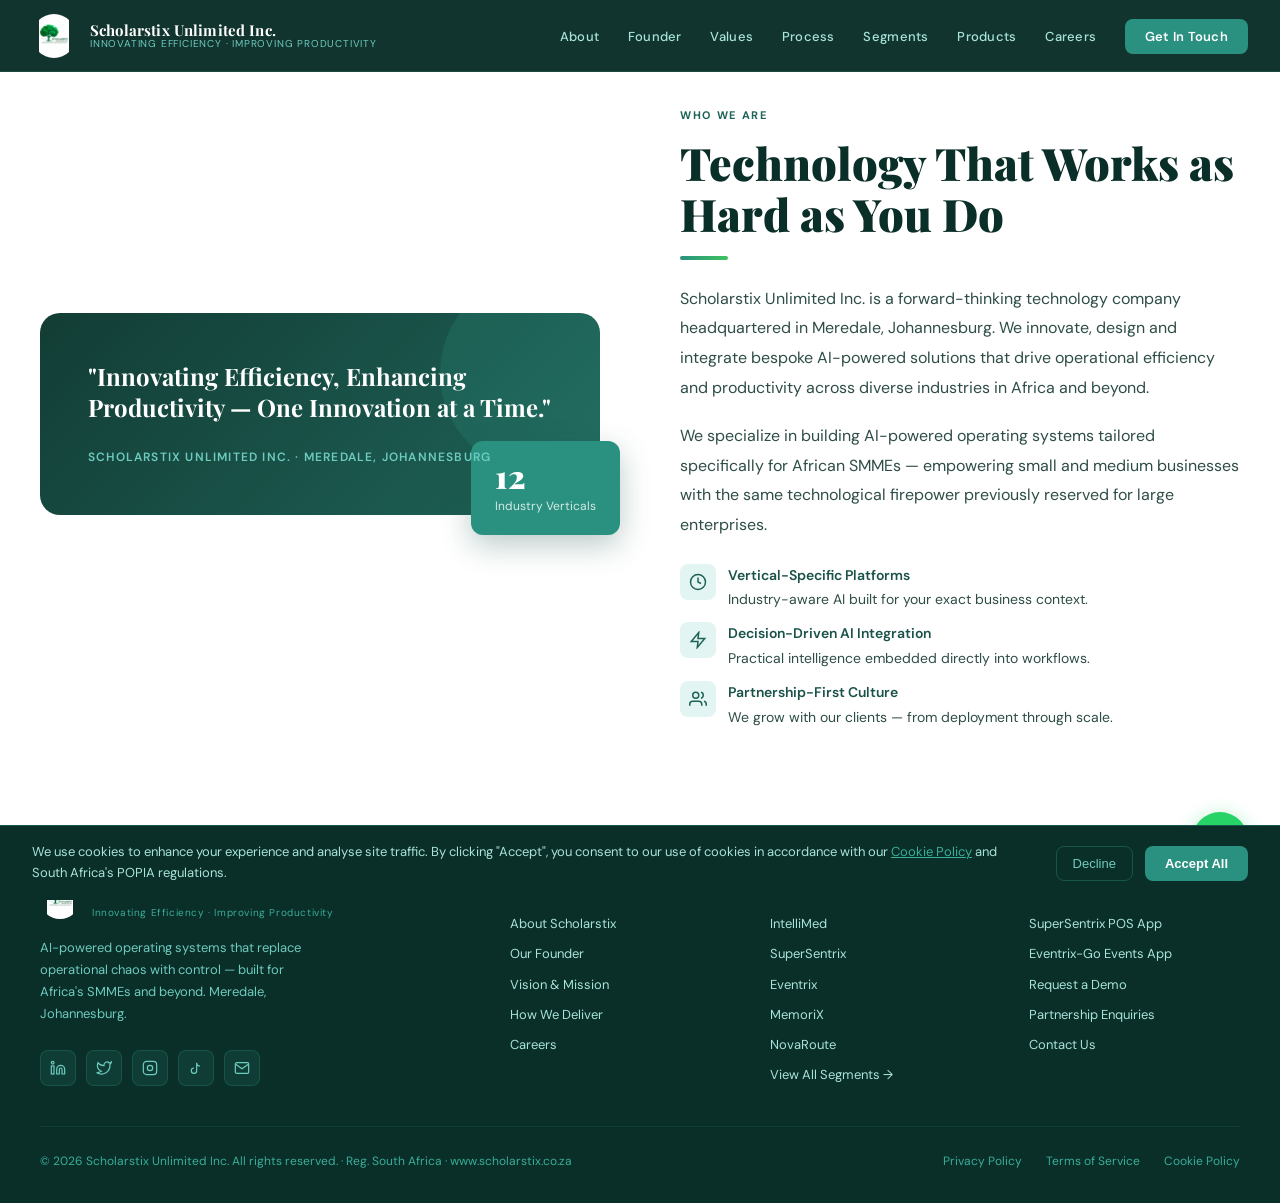
<file: about.html>
<!DOCTYPE html>
<html lang="en">
<head>
<meta charset="UTF-8"/>
<meta name="viewport" content="width=device-width, initial-scale=1.0"/>
<title>Scholarstix | About Us – AI-Powered Operating Systems for African SMMEs</title>
<meta name="description" content="Learn about Scholarstix Unlimited Inc., our mission to empower African SMMEs with AI technology, and our unique approach to operational efficiency."/>
<meta name="keywords" content="AI business software Africa, SMME technology South Africa, about Scholarstix, Johannesburg tech company"/>
<meta name="author" content="Scholarstix Unlimited Inc."/>
<meta name="robots" content="index, follow"/>
<link rel="canonical" href="https://www.scholarstix.co.za/about.html"/>
<link rel="icon" type="image/png" href="scholarstix.png"/>
<link rel="preconnect" href="https://fonts.googleapis.com">
<link rel="preconnect" href="https://fonts.gstatic.com" crossorigin>
<link href="https://fonts.googleapis.com/css2?family=Playfair+Display:wght@400;700;900&family=DM+Sans:wght@300;400;500;600&display=swap" rel="stylesheet"/>
<link rel="stylesheet" href="styles.css">
</head>
<body>

<div id="scroll-progress"></div>
<div id="cookie-banner">
  <div class="cookie-text">
    We use cookies to enhance your experience and analyse site traffic. By clicking "Accept", you consent to our use of cookies in accordance with our <a href="cookie.html" style="color:var(--teal-300);text-decoration:underline;">Cookie Policy</a> and South Africa's POPIA regulations.
  </div>
  <div class="cookie-actions">
    <button class="btn-cookie-decline" onclick="dismissCookie()">Decline</button>
    <button class="btn-cookie-accept" onclick="acceptCookie()">Accept All</button>
  </div>
</div>

<nav>
  <a href="index.html" class="nav-brand">
    <div class="nav-logo-circle"><img src="scholarstix.png" alt="Scholarstix Unlimited Inc. logo"></div>
    <div class="nav-brand-text">
      <span class="nav-brand-name">Scholarstix Unlimited Inc.</span>
      <span class="nav-brand-tag">Innovating Efficiency · Improving Productivity</span>
    </div>
  </a>
  <ul class="nav-links" id="nav-links">
    <li><a href="about.html">About</a></li>
    <li><a href="founder.html">Founder</a></li>
    <li><a href="values.html">Values</a></li>
    <li><a href="process.html">Process</a></li>
    <li><a href="segments.html">Segments</a></li>
    <li><a href="products.html">Products</a></li>
    <li><a href="careers.html">Careers</a></li>
    <li><a href="contact.html" class="nav-cta">Get In Touch</a></li>
  </ul>
  <button class="nav-hamburger" onclick="toggleMenu()" aria-label="Toggle navigation">
    <span></span><span></span><span></span>
  </button>
</nav>

<!-- ABOUT SECTION -->
<section id="about">
  <div class="container">
    <div class="about-grid">
      <div class="about-img-wrap fade-in">
        <div class="about-visual">
          <div class="about-visual-quote">"Innovating Efficiency, Enhancing Productivity — One Innovation at a Time."</div>
          <div class="about-visual-tag">Scholarstix Unlimited Inc. · Meredale, Johannesburg</div>
        </div>
        <div class="about-accent-card">
          <div class="about-accent-num">12</div>
          <div style="font-size:12px;color:rgba(255,255,255,0.8);margin-top:4px;">Industry Verticals</div>
        </div>
      </div>
      <div class="about-content fade-in">
        <div class="section-eyebrow">Who We Are</div>
        <h2 class="section-title">Technology That Works as Hard as You Do</h2>
        <div class="section-divider"></div>
        <p>Scholarstix Unlimited Inc. is a forward-thinking technology company headquartered in Meredale, Johannesburg. We innovate, design and integrate bespoke AI-powered solutions that drive operational efficiency and productivity across diverse industries in Africa and beyond.</p>
        <p>We specialize in building AI-powered operating systems tailored specifically for African SMMEs — empowering small and medium businesses with the same technological firepower previously reserved for large enterprises.</p>
        <div class="about-features">
          <div class="about-feature">
            <div class="feature-icon"><svg viewBox="0 0 24 24" stroke="var(--teal-600)" fill="none" stroke-width="2"><circle cx="12" cy="12" r="10"/><path d="M12 6v6l4 2"/></svg></div>
            <div class="feature-text"><strong>Vertical-Specific Platforms</strong>Industry-aware AI built for your exact business context.</div>
          </div>
          <div class="about-feature">
            <div class="feature-icon"><svg viewBox="0 0 24 24" stroke="var(--teal-600)" fill="none" stroke-width="2"><path d="M13 2L3 14h9l-1 8 10-12h-9l1-8z"/></svg></div>
            <div class="feature-text"><strong>Decision-Driven AI Integration</strong>Practical intelligence embedded directly into workflows.</div>
          </div>
          <div class="about-feature">
            <div class="feature-icon"><svg viewBox="0 0 24 24" stroke="var(--teal-600)" fill="none" stroke-width="2"><path d="M17 21v-2a4 4 0 0 0-4-4H5a4 4 0 0 0-4 4v2"/><circle cx="9" cy="7" r="4"/><path d="M23 21v-2a4 4 0 0 0-3-3.87"/><path d="M16 3.13a4 4 0 0 1 0 7.75"/></svg></div>
            <div class="feature-text"><strong>Partnership-First Culture</strong>We grow with our clients — from deployment through scale.</div>
          </div>
        </div>
      </div>
    </div>
  </div>
</section>

<footer>
  <!-- same footer as index.html (copy from index.html) -->
  <div class="footer-inner">
    <div><div class="footer-logo"><div class="footer-logo-circle"><img src="scholarstix.png" alt="Scholarstix logo"></div><div><div class="footer-logo-name">Scholarstix Unlimited Inc.</div><div class="footer-logo-sub">Innovating Efficiency · Improving Productivity</div></div></div><p class="footer-tagline">AI-powered operating systems that replace operational chaos with control — built for Africa's SMMEs and beyond. Meredale, Johannesburg.</p><div class="footer-social"><a href="https://www.linkedin.com/in/teboho-moloi-scholarstix" class="social-btn" target="_blank" rel="noopener noreferrer"><svg viewBox="0 0 24 24"><path d="M16 8a6 6 0 0 1 6 6v7h-4v-7a2 2 0 0 0-2-2 2 2 0 0 0-2 2v7h-4v-7a6 6 0 0 1 6-6z"/><rect x="2" y="9" width="4" height="12"/><circle cx="4" cy="4" r="2"/></svg></a><a href="https://x.com/ScholarstixU" class="social-btn" target="_blank" rel="noopener noreferrer"><svg viewBox="0 0 24 24"><path d="M23 3a10.9 10.9 0 0 1-3.14 1.53 4.48 4.48 0 0 0-7.86 3v1A10.66 10.66 0 0 1 3 4s-4 9 5 13a11.64 11.64 0 0 1-7 2c9 5 20 0 20-11.5a4.5 4.5 0 0 0-.08-.83A7.72 7.72 0 0 0 23 3z"/></svg></a><a href="https://www.instagram.com/scholarstix_unlimitedinc/" class="social-btn" target="_blank" rel="noopener noreferrer"><svg viewBox="0 0 24 24"><rect x="2" y="2" width="20" height="20" rx="5" ry="5"/><circle cx="12" cy="12" r="4"/><line x1="17.5" y1="6.5" x2="17.51" y2="6.5"/></svg></a><a href="https://www.tiktok.com/@scholarstixunlimitedinc" class="social-btn" target="_blank" rel="noopener noreferrer"><svg viewBox="0 0 24 24"><path d="M9 12a4 4 0 1 0 4 4V4a5 5 0 0 0 5 5"/></svg></a><a href="mailto:info@scholarstix.co.za" class="social-btn"><svg viewBox="0 0 24 24"><path d="M4 4h16c1.1 0 2 .9 2 2v12c0 1.1-.9 2-2 2H4c-1.1 0-2-.9-2-2V6c0-1.1.9-2 2-2z"/><polyline points="22,6 12,13 2,6"/></svg></a></div></div>
    <div><div class="footer-col-title">Company</div><div class="footer-links"><a href="about.html">About Scholarstix</a><a href="founder.html">Our Founder</a><a href="values.html">Vision & Mission</a><a href="process.html">How We Deliver</a><a href="careers.html">Careers</a></div></div>
    <div><div class="footer-col-title">Solutions</div><div class="footer-links"><span onclick="openSegmentModal('intellimed')">IntelliMed</span><span onclick="openSegmentModal('supersentrix')">SuperSentrix</span><span onclick="openSegmentModal('eventrix')">Eventrix</span><span onclick="openSegmentModal('memorix')">MemoriX</span><span onclick="openSegmentModal('novaroute')">NovaRoute</span><a href="segments.html">View All Segments →</a></div></div>
    <div><div class="footer-col-title">Products</div><div class="footer-links"><a href="products.html">SuperSentrix POS App</a><a href="products.html">Eventrix-Go Events App</a><a href="contact.html">Request a Demo</a><a href="contact.html">Partnership Enquiries</a><a href="contact.html">Contact Us</a></div></div>
  </div>
  <div class="footer-bottom"><div class="footer-bottom-text">© 2026 Scholarstix Unlimited Inc. All rights reserved. · Reg. South Africa · www.scholarstix.co.za</div><div class="footer-bottom-links"><a href="privacy.html">Privacy Policy</a><a href="terms.html">Terms of Service</a><a href="cookie.html">Cookie Policy</a></div></div>
</footer>

<a id="whatsapp-btn" href="https://wa.me/+27605693546?text=Hi%20Scholarstix%2C%20I%20would%20like%20to%20learn%20more%20about%20your%20solutions" target="_blank" rel="noopener noreferrer"><div class="whatsapp-tooltip">Chat with us on WhatsApp</div><svg viewBox="0 0 24 24"><path d="M17.472 14.382c-.297-.149-1.758-.867-2.03-.967-.273-.099-.471-.148-.67.15-.197.297-.767.966-.94 1.164-.173.199-.347.223-.644.075-.297-.15-1.255-.463-2.39-1.475-.883-.788-1.48-1.761-1.653-2.059-.173-.297-.018-.458.13-.606.134-.133.298-.347.446-.52.149-.174.198-.298.298-.497.099-.198.05-.371-.025-.52-.075-.149-.669-1.612-.916-2.207-.242-.579-.487-.5-.669-.51-.173-.008-.371-.01-.57-.01-.198 0-.52.074-.792.372-.272.297-1.04 1.016-1.04 2.479 0 1.462 1.065 2.875 1.213 3.074.149.198 2.096 3.2 5.077 4.487.709.306 1.262.489 1.694.625.712.227 1.36.195 1.871.118.571-.085 1.758-.719 2.006-1.413.248-.694.248-1.289.173-1.413-.074-.124-.272-.198-.57-.347z"/><path d="M11.999 2C6.477 2 2 6.477 2 12c0 1.89.525 3.659 1.435 5.18L2 22l4.945-1.397A9.945 9.945 0 0 0 12 22c5.523 0 10-4.477 10-10S17.522 2 12 2zm0 18.182a8.169 8.169 0 0 1-4.169-1.144l-.299-.178-3.09.874.874-3.025-.195-.31A8.155 8.155 0 0 1 3.818 12C3.818 7.48 7.48 3.818 12 3.818S20.182 7.48 20.182 12 16.52 20.182 12 20.182z"/></svg></a>
<button id="back-to-top" onclick="window.scrollTo({top:0,behavior:'smooth'})" aria-label="Back to top"><svg viewBox="0 0 24 24"><polyline points="18 15 12 9 6 15"/></svg></button>

<!-- SEGMENT MODAL -->
<div class="modal-overlay" id="segment-modal" onclick="closeModalOutside(event,'segment-modal')"><div class="modal-box" id="segment-modal-box"><div class="modal-close"><button class="modal-close-btn" onclick="closeModal('segment-modal')"><svg viewBox="0 0 24 24"><line x1="18" y1="6" x2="6" y2="18"/><line x1="6" y1="6" x2="18" y2="18"/></svg></button></div><div class="modal-header"><div class="modal-header-inner"><div class="modal-icon" id="seg-modal-icon"></div><div><div class="modal-industry-badge" id="seg-modal-industry"></div><div class="modal-brand-name" id="seg-modal-brand"></div><div class="modal-tagline" id="seg-modal-tagline"></div><div class="modal-status" id="seg-modal-status"></div></div></div></div><div class="modal-body"><div class="modal-section-label">Overview</div><div class="modal-overview" id="seg-modal-overview"></div><div class="modal-section-label">Key Features</div><div class="modal-features" id="seg-modal-features"></div><div class="modal-divider"></div><div class="modal-meta-row" id="seg-modal-meta"></div><div class="modal-cta"><a href="contact.html" class="modal-btn-primary" onclick="closeModal('segment-modal')">Request a Demo</a><a href="contact.html" class="modal-btn-outline" onclick="closeModal('segment-modal')">Get In Touch</a></div></div></div></div>

<script src="script.js"></script>
</body>
</html>
</file>
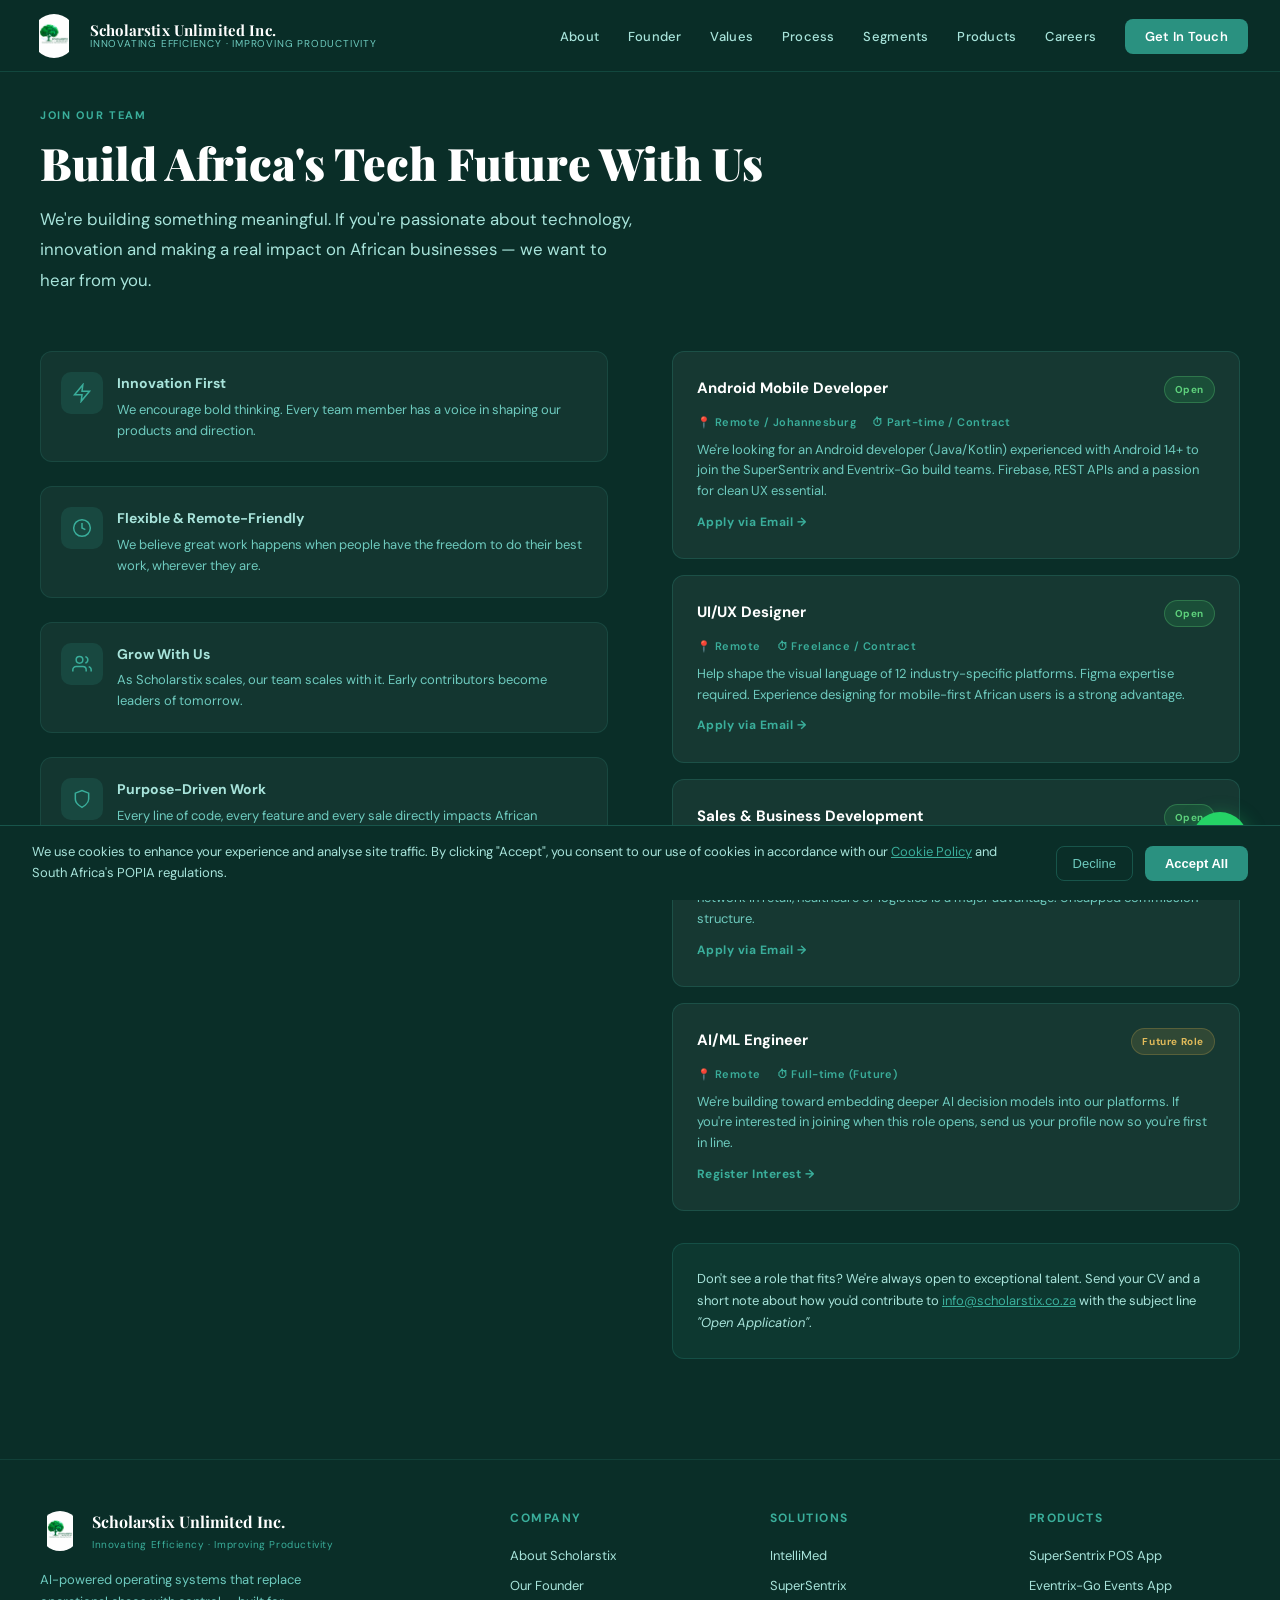
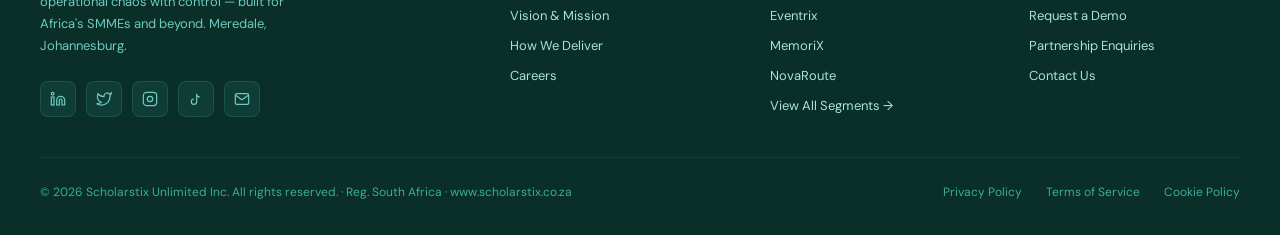
<file: careers.html>
<!DOCTYPE html>
<html lang="en">
<head>
<meta charset="UTF-8"/>
<meta name="viewport" content="width=device-width, initial-scale=1.0"/>
<title>Scholarstix | Careers – Join Our Team</title>
<meta name="description" content="We're hiring Android developers, UI/UX designers, and sales pros. Build Africa's tech future with Scholarstix Unlimited Inc."/>
<link rel="canonical" href="https://www.scholarstix.co.za/careers.html"/>
<link rel="icon" type="image/png" href="scholarstix.png"/>
<link rel="preconnect" href="https://fonts.googleapis.com">
<link rel="preconnect" href="https://fonts.gstatic.com" crossorigin>
<link href="https://fonts.googleapis.com/css2?family=Playfair+Display:wght@400;700;900&family=DM+Sans:wght@300;400;500;600&display=swap" rel="stylesheet"/>
<link rel="stylesheet" href="styles.css">
</head>
<body>

<div id="scroll-progress"></div>
<div id="cookie-banner">
  <div class="cookie-text">
    We use cookies to enhance your experience and analyse site traffic. By clicking "Accept", you consent to our use of cookies in accordance with our <a href="cookie.html" style="color:var(--teal-300);text-decoration:underline;">Cookie Policy</a> and South Africa's POPIA regulations.
  </div>
  <div class="cookie-actions">
    <button class="btn-cookie-decline" onclick="dismissCookie()">Decline</button>
    <button class="btn-cookie-accept" onclick="acceptCookie()">Accept All</button>
  </div>
</div>

<nav>
  <a href="index.html" class="nav-brand">
    <div class="nav-logo-circle"><img src="scholarstix.png" alt="Scholarstix Unlimited Inc. logo"></div>
    <div class="nav-brand-text">
      <span class="nav-brand-name">Scholarstix Unlimited Inc.</span>
      <span class="nav-brand-tag">Innovating Efficiency · Improving Productivity</span>
    </div>
  </a>
  <ul class="nav-links" id="nav-links">
    <li><a href="about.html">About</a></li>
    <li><a href="founder.html">Founder</a></li>
    <li><a href="values.html">Values</a></li>
    <li><a href="process.html">Process</a></li>
    <li><a href="segments.html">Segments</a></li>
    <li><a href="products.html">Products</a></li>
    <li><a href="careers.html">Careers</a></li>
    <li><a href="contact.html" class="nav-cta">Get In Touch</a></li>
  </ul>
  <button class="nav-hamburger" onclick="toggleMenu()" aria-label="Toggle navigation">
    <span></span><span></span><span></span>
  </button>
</nav>

<!-- CAREERS SECTION -->
<section id="careers">
  <div class="container">
    <div class="section-header fade-in">
      <div class="section-eyebrow">Join Our Team</div>
      <h2 class="section-title">Build Africa's Tech Future With Us</h2>
      <p class="section-sub">We're building something meaningful. If you're passionate about technology, innovation and making a real impact on African businesses — we want to hear from you.</p>
    </div>
    <div class="careers-grid">
      <div class="careers-culture fade-in">
        <div class="culture-item"><div class="culture-icon"><svg viewBox="0 0 24 24"><path d="M13 2L3 14h9l-1 8 10-12h-9l1-8z"/></svg></div><div><div class="culture-title">Innovation First</div><div class="culture-desc">We encourage bold thinking. Every team member has a voice in shaping our products and direction.</div></div></div>
        <div class="culture-item"><div class="culture-icon"><svg viewBox="0 0 24 24"><circle cx="12" cy="12" r="10"/><polyline points="12 6 12 12 16 14"/></svg></div><div><div class="culture-title">Flexible & Remote-Friendly</div><div class="culture-desc">We believe great work happens when people have the freedom to do their best work, wherever they are.</div></div></div>
        <div class="culture-item"><div class="culture-icon"><svg viewBox="0 0 24 24"><path d="M17 21v-2a4 4 0 0 0-4-4H5a4 4 0 0 0-4 4v2"/><circle cx="9" cy="7" r="4"/><path d="M23 21v-2a4 4 0 0 0-3-3.87"/><path d="M16 3.13a4 4 0 0 1 0 7.75"/></svg></div><div><div class="culture-title">Grow With Us</div><div class="culture-desc">As Scholarstix scales, our team scales with it. Early contributors become leaders of tomorrow.</div></div></div>
        <div class="culture-item"><div class="culture-icon"><svg viewBox="0 0 24 24"><path d="M12 22s8-4 8-10V5l-8-3-8 3v7c0 6 8 10 8 10z"/></svg></div><div><div class="culture-title">Purpose-Driven Work</div><div class="culture-desc">Every line of code, every feature and every sale directly impacts African business owners' livelihoods.</div></div></div>
      </div>
      <div class="fade-in">
        <div class="careers-openings">
          <div class="career-card"><div class="career-card-top"><div class="career-title">Android Mobile Developer</div><span class="career-badge open">Open</span></div><div class="career-meta"><span class="career-meta-item">📍 Remote / Johannesburg</span><span class="career-meta-item">⏱ Part-time / Contract</span></div><div class="career-desc">We're looking for an Android developer (Java/Kotlin) experienced with Android 14+ to join the SuperSentrix and Eventrix-Go build teams. Firebase, REST APIs and a passion for clean UX essential.</div><a href="mailto:info@scholarstix.co.za?subject=Application: Android Mobile Developer" class="career-apply-link">Apply via Email →</a></div>
          <div class="career-card"><div class="career-card-top"><div class="career-title">UI/UX Designer</div><span class="career-badge open">Open</span></div><div class="career-meta"><span class="career-meta-item">📍 Remote</span><span class="career-meta-item">⏱ Freelance / Contract</span></div><div class="career-desc">Help shape the visual language of 12 industry-specific platforms. Figma expertise required. Experience designing for mobile-first African users is a strong advantage.</div><a href="mailto:info@scholarstix.co.za?subject=Application: UI/UX Designer" class="career-apply-link">Apply via Email →</a></div>
          <div class="career-card"><div class="career-card-top"><div class="career-title">Sales & Business Development</div><span class="career-badge open">Open</span></div><div class="career-meta"><span class="career-meta-item">📍 Johannesburg & surrounds</span><span class="career-meta-item">⏱ Commission-based</span></div><div class="career-desc">Help us bring Scholarstix solutions to SMMEs across Gauteng and beyond. Strong network in retail, healthcare or logistics is a major advantage. Uncapped commission structure.</div><a href="mailto:info@scholarstix.co.za?subject=Application: Business Development" class="career-apply-link">Apply via Email →</a></div>
          <div class="career-card"><div class="career-card-top"><div class="career-title">AI/ML Engineer</div><span class="career-badge future">Future Role</span></div><div class="career-meta"><span class="career-meta-item">📍 Remote</span><span class="career-meta-item">⏱ Full-time (Future)</span></div><div class="career-desc">We're building toward embedding deeper AI decision models into our platforms. If you're interested in joining when this role opens, send us your profile now so you're first in line.</div><a href="mailto:info@scholarstix.co.za?subject=Interest: Future AI/ML Role" class="career-apply-link">Register Interest →</a></div>
        </div>
        <div class="careers-note">Don't see a role that fits? We're always open to exceptional talent. Send your CV and a short note about how you'd contribute to <a href="mailto:info@scholarstix.co.za" style="color:var(--teal-300);">info@scholarstix.co.za</a> with the subject line <em>"Open Application"</em>.</div>
      </div>
    </div>
  </div>
</section>

<footer>
  <div class="footer-inner">
    <div><div class="footer-logo"><div class="footer-logo-circle"><img src="scholarstix.png" alt="Scholarstix logo"></div><div><div class="footer-logo-name">Scholarstix Unlimited Inc.</div><div class="footer-logo-sub">Innovating Efficiency · Improving Productivity</div></div></div><p class="footer-tagline">AI-powered operating systems that replace operational chaos with control — built for Africa's SMMEs and beyond. Meredale, Johannesburg.</p><div class="footer-social"><a href="https://www.linkedin.com/in/teboho-moloi-scholarstix" class="social-btn" target="_blank" rel="noopener noreferrer"><svg viewBox="0 0 24 24"><path d="M16 8a6 6 0 0 1 6 6v7h-4v-7a2 2 0 0 0-2-2 2 2 0 0 0-2 2v7h-4v-7a6 6 0 0 1 6-6z"/><rect x="2" y="9" width="4" height="12"/><circle cx="4" cy="4" r="2"/></svg></a><a href="https://x.com/ScholarstixU" class="social-btn" target="_blank" rel="noopener noreferrer"><svg viewBox="0 0 24 24"><path d="M23 3a10.9 10.9 0 0 1-3.14 1.53 4.48 4.48 0 0 0-7.86 3v1A10.66 10.66 0 0 1 3 4s-4 9 5 13a11.64 11.64 0 0 1-7 2c9 5 20 0 20-11.5a4.5 4.5 0 0 0-.08-.83A7.72 7.72 0 0 0 23 3z"/></svg></a><a href="https://www.instagram.com/scholarstix_unlimitedinc/" class="social-btn" target="_blank" rel="noopener noreferrer"><svg viewBox="0 0 24 24"><rect x="2" y="2" width="20" height="20" rx="5" ry="5"/><circle cx="12" cy="12" r="4"/><line x1="17.5" y1="6.5" x2="17.51" y2="6.5"/></svg></a><a href="https://www.tiktok.com/@scholarstixunlimitedinc" class="social-btn" target="_blank" rel="noopener noreferrer"><svg viewBox="0 0 24 24"><path d="M9 12a4 4 0 1 0 4 4V4a5 5 0 0 0 5 5"/></svg></a><a href="mailto:info@scholarstix.co.za" class="social-btn"><svg viewBox="0 0 24 24"><path d="M4 4h16c1.1 0 2 .9 2 2v12c0 1.1-.9 2-2 2H4c-1.1 0-2-.9-2-2V6c0-1.1.9-2 2-2z"/><polyline points="22,6 12,13 2,6"/></svg></a></div></div>
    <div><div class="footer-col-title">Company</div><div class="footer-links"><a href="about.html">About Scholarstix</a><a href="founder.html">Our Founder</a><a href="values.html">Vision & Mission</a><a href="process.html">How We Deliver</a><a href="careers.html">Careers</a></div></div>
    <div><div class="footer-col-title">Solutions</div><div class="footer-links"><span onclick="openSegmentModal('intellimed')">IntelliMed</span><span onclick="openSegmentModal('supersentrix')">SuperSentrix</span><span onclick="openSegmentModal('eventrix')">Eventrix</span><span onclick="openSegmentModal('memorix')">MemoriX</span><span onclick="openSegmentModal('novaroute')">NovaRoute</span><a href="segments.html">View All Segments →</a></div></div>
    <div><div class="footer-col-title">Products</div><div class="footer-links"><a href="products.html">SuperSentrix POS App</a><a href="products.html">Eventrix-Go Events App</a><a href="contact.html">Request a Demo</a><a href="contact.html">Partnership Enquiries</a><a href="contact.html">Contact Us</a></div></div>
  </div>
  <div class="footer-bottom"><div class="footer-bottom-text">© 2026 Scholarstix Unlimited Inc. All rights reserved. · Reg. South Africa · www.scholarstix.co.za</div><div class="footer-bottom-links"><a href="privacy.html">Privacy Policy</a><a href="terms.html">Terms of Service</a><a href="cookie.html">Cookie Policy</a></div></div>
</footer>

<a id="whatsapp-btn" href="https://wa.me/+27605693546?text=Hi%20Scholarstix%2C%20I%20would%20like%20to%20learn%20more%20about%20your%20solutions" target="_blank" rel="noopener noreferrer"><div class="whatsapp-tooltip">Chat with us on WhatsApp</div><svg viewBox="0 0 24 24"><path d="M17.472 14.382c-.297-.149-1.758-.867-2.03-.967-.273-.099-.471-.148-.67.15-.197.297-.767.966-.94 1.164-.173.199-.347.223-.644.075-.297-.15-1.255-.463-2.39-1.475-.883-.788-1.48-1.761-1.653-2.059-.173-.297-.018-.458.13-.606.134-.133.298-.347.446-.52.149-.174.198-.298.298-.497.099-.198.05-.371-.025-.52-.075-.149-.669-1.612-.916-2.207-.242-.579-.487-.5-.669-.51-.173-.008-.371-.01-.57-.01-.198 0-.52.074-.792.372-.272.297-1.04 1.016-1.04 2.479 0 1.462 1.065 2.875 1.213 3.074.149.198 2.096 3.2 5.077 4.487.709.306 1.262.489 1.694.625.712.227 1.36.195 1.871.118.571-.085 1.758-.719 2.006-1.413.248-.694.248-1.289.173-1.413-.074-.124-.272-.198-.57-.347z"/><path d="M11.999 2C6.477 2 2 6.477 2 12c0 1.89.525 3.659 1.435 5.18L2 22l4.945-1.397A9.945 9.945 0 0 0 12 22c5.523 0 10-4.477 10-10S17.522 2 12 2zm0 18.182a8.169 8.169 0 0 1-4.169-1.144l-.299-.178-3.09.874.874-3.025-.195-.31A8.155 8.155 0 0 1 3.818 12C3.818 7.48 7.48 3.818 12 3.818S20.182 7.48 20.182 12 16.52 20.182 12 20.182z"/></svg></a>
<button id="back-to-top" onclick="window.scrollTo({top:0,behavior:'smooth'})" aria-label="Back to top"><svg viewBox="0 0 24 24"><polyline points="18 15 12 9 6 15"/></svg></button>

<!-- SEGMENT MODAL -->
<div class="modal-overlay" id="segment-modal" onclick="closeModalOutside(event,'segment-modal')"><div class="modal-box" id="segment-modal-box"><div class="modal-close"><button class="modal-close-btn" onclick="closeModal('segment-modal')"><svg viewBox="0 0 24 24"><line x1="18" y1="6" x2="6" y2="18"/><line x1="6" y1="6" x2="18" y2="18"/></svg></button></div><div class="modal-header"><div class="modal-header-inner"><div class="modal-icon" id="seg-modal-icon"></div><div><div class="modal-industry-badge" id="seg-modal-industry"></div><div class="modal-brand-name" id="seg-modal-brand"></div><div class="modal-tagline" id="seg-modal-tagline"></div><div class="modal-status" id="seg-modal-status"></div></div></div></div><div class="modal-body"><div class="modal-section-label">Overview</div><div class="modal-overview" id="seg-modal-overview"></div><div class="modal-section-label">Key Features</div><div class="modal-features" id="seg-modal-features"></div><div class="modal-divider"></div><div class="modal-meta-row" id="seg-modal-meta"></div><div class="modal-cta"><a href="contact.html" class="modal-btn-primary" onclick="closeModal('segment-modal')">Request a Demo</a><a href="contact.html" class="modal-btn-outline" onclick="closeModal('segment-modal')">Get In Touch</a></div></div></div></div>

<script src="script.js"></script>
</body>
</html>
</file>
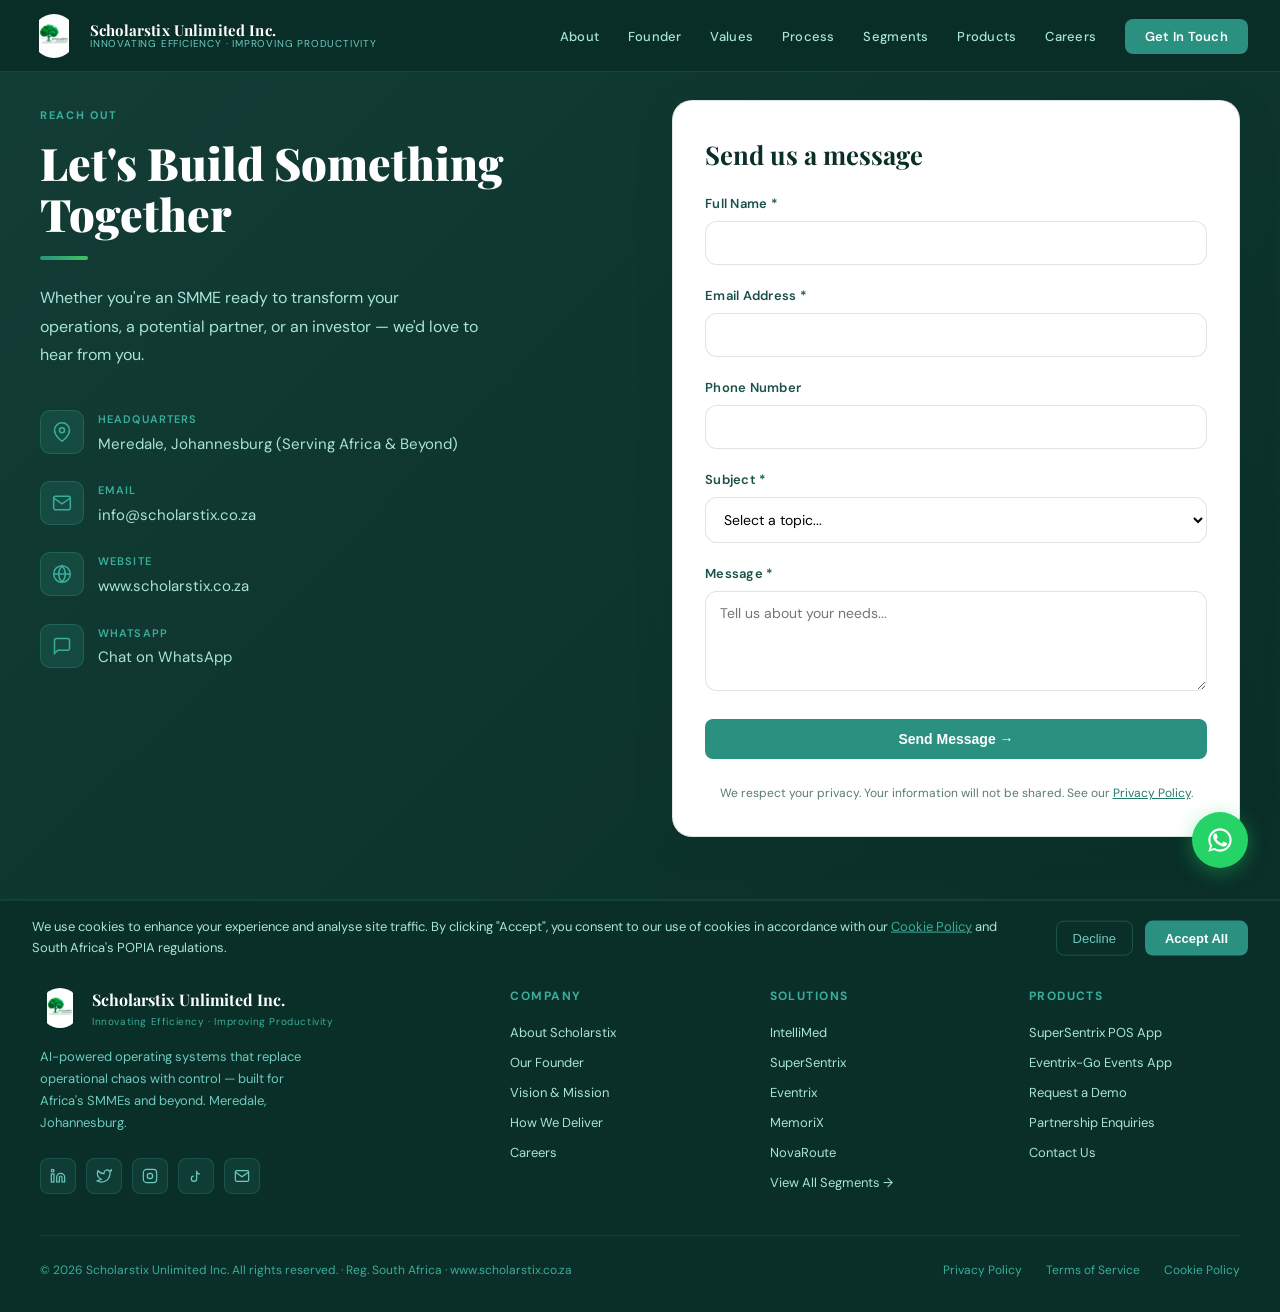
<file: contact.html>
<!DOCTYPE html>
<html lang="en">
<head>
<meta charset="UTF-8"/>
<meta name="viewport" content="width=device-width, initial-scale=1.0"/>
<title>Scholarstix | Contact Us – Get In Touch</title>
<meta name="description" content="Contact Scholarstix Unlimited Inc. for AI-powered SMME solutions, partnerships, or support. Johannesburg-based but serving all of Africa."/>
<link rel="canonical" href="https://www.scholarstix.co.za/contact.html"/>
<link rel="icon" type="image/png" href="scholarstix.png"/>
<link rel="preconnect" href="https://fonts.googleapis.com">
<link rel="preconnect" href="https://fonts.gstatic.com" crossorigin>
<link href="https://fonts.googleapis.com/css2?family=Playfair+Display:wght@400;700;900&family=DM+Sans:wght@300;400;500;600&display=swap" rel="stylesheet"/>
<link rel="stylesheet" href="styles.css">
</head>
<body>

<div id="scroll-progress"></div>
<div id="cookie-banner">
  <div class="cookie-text">
    We use cookies to enhance your experience and analyse site traffic. By clicking "Accept", you consent to our use of cookies in accordance with our <a href="cookie.html" style="color:var(--teal-300);text-decoration:underline;">Cookie Policy</a> and South Africa's POPIA regulations.
  </div>
  <div class="cookie-actions">
    <button class="btn-cookie-decline" onclick="dismissCookie()">Decline</button>
    <button class="btn-cookie-accept" onclick="acceptCookie()">Accept All</button>
  </div>
</div>

<nav>
  <a href="index.html" class="nav-brand">
    <div class="nav-logo-circle"><img src="scholarstix.png" alt="Scholarstix Unlimited Inc. logo"></div>
    <div class="nav-brand-text">
      <span class="nav-brand-name">Scholarstix Unlimited Inc.</span>
      <span class="nav-brand-tag">Innovating Efficiency · Improving Productivity</span>
    </div>
  </a>
  <ul class="nav-links" id="nav-links">
    <li><a href="about.html">About</a></li>
    <li><a href="founder.html">Founder</a></li>
    <li><a href="values.html">Values</a></li>
    <li><a href="process.html">Process</a></li>
    <li><a href="segments.html">Segments</a></li>
    <li><a href="products.html">Products</a></li>
    <li><a href="careers.html">Careers</a></li>
    <li><a href="contact.html" class="nav-cta">Get In Touch</a></li>
  </ul>
  <button class="nav-hamburger" onclick="toggleMenu()" aria-label="Toggle navigation">
    <span></span><span></span><span></span>
  </button>
</nav>

<!-- CONTACT SECTION -->
<section id="contact">
  <div class="container">
    <div class="contact-grid">
      <div class="fade-in">
        <div class="section-eyebrow">Reach Out</div>
        <h2 class="section-title">Let's Build Something Together</h2>
        <div class="section-divider"></div>
        <p style="color:var(--teal-100);margin-bottom:2.5rem;line-height:1.8;max-width:440px;">Whether you're an SMME ready to transform your operations, a potential partner, or an investor — we'd love to hear from you.</p>
        <div class="contact-info">
          <div class="contact-item"><div class="contact-icon"><svg viewBox="0 0 24 24"><path d="M21 10c0 7-9 13-9 13s-9-6-9-13a9 9 0 0 1 18 0z"/><circle cx="12" cy="10" r="3"/></svg></div><div><div class="contact-item-label">Headquarters</div><div class="contact-item-val">Meredale, Johannesburg (Serving Africa & Beyond)</div></div></div>
          <div class="contact-item"><div class="contact-icon"><svg viewBox="0 0 24 24"><path d="M4 4h16c1.1 0 2 .9 2 2v12c0 1.1-.9 2-2 2H4c-1.1 0-2-.9-2-2V6c0-1.1.9-2 2-2z"/><polyline points="22,6 12,13 2,6"/></svg></div><div><div class="contact-item-label">Email</div><div class="contact-item-val"><a href="mailto:info@scholarstix.co.za">info@scholarstix.co.za</a></div></div></div>
          <div class="contact-item"><div class="contact-icon"><svg viewBox="0 0 24 24"><circle cx="12" cy="12" r="10"/><path d="M2 12h20"/><path d="M12 2a15.3 15.3 0 0 1 4 10 15.3 15.3 0 0 1-4 10 15.3 15.3 0 0 1-4-10 15.3 15.3 0 0 1 4-10z"/></svg></div><div><div class="contact-item-label">Website</div><div class="contact-item-val">www.scholarstix.co.za</div></div></div>
          <div class="contact-item"><div class="contact-icon"><svg viewBox="0 0 24 24"><path d="M21 15a2 2 0 0 1-2 2H7l-4 4V5a2 2 0 0 1 2-2h14a2 2 0 0 1 2 2z"/></svg></div><div><div class="contact-item-label">WhatsApp</div><div class="contact-item-val"><a href="https://wa.me/+27605693546?text=Hi%20Scholarstix%2C%20I%20would%20like%20to%20learn%20more%20about%20your%20solutions" target="_blank" rel="noopener noreferrer">Chat on WhatsApp</a></div></div></div>
        </div>
      </div>
      <div class="fade-in">
        <div class="contact-form-container">
          <h3 style="font-family:var(--font-display);font-size:1.6rem;font-weight:700;color:var(--teal-900);margin-bottom:1rem;">Send us a message</h3>
          <form id="contactForm">
            <div class="form-group"><label for="name">Full Name *</label><input type="text" id="name" name="name" required></div>
            <div class="form-group"><label for="email">Email Address *</label><input type="email" id="email" name="email" required></div>
            <div class="form-group"><label for="phone">Phone Number</label><input type="tel" id="phone" name="phone"></div>
            <div class="form-group"><label for="subject">Subject *</label><select id="subject" name="subject" required><option value="">Select a topic...</option><option>General Enquiry</option><option>Product Demo Request</option><option>Partnership Opportunity</option><option>Investor Relations</option><option>Career Application</option><option>Support / Existing Client</option></select></div>
            <div class="form-group"><label for="message">Message *</label><textarea id="message" name="message" required placeholder="Tell us about your needs..."></textarea></div>
            <button type="submit" class="form-submit-btn">Send Message →</button>
            <div id="formSuccess" class="form-success">✓ Thank you! Your message has been sent. We'll get back to you within 24 hours.</div>
            <div id="formError" class="form-error">✗ Oops! Something went wrong. Please email us directly at info@scholarstix.co.za</div>
          </form>
          <p style="font-size:12px;color:var(--text-muted);text-align:center;margin-top:1.5rem;">We respect your privacy. Your information will not be shared. See our <a href="privacy.html" style="text-decoration:underline;color:var(--teal-500);">Privacy Policy</a>.</p>
        </div>
      </div>
    </div>
  </div>
</section>

<footer>
  <div class="footer-inner">
    <div><div class="footer-logo"><div class="footer-logo-circle"><img src="scholarstix.png" alt="Scholarstix logo"></div><div><div class="footer-logo-name">Scholarstix Unlimited Inc.</div><div class="footer-logo-sub">Innovating Efficiency · Improving Productivity</div></div></div><p class="footer-tagline">AI-powered operating systems that replace operational chaos with control — built for Africa's SMMEs and beyond. Meredale, Johannesburg.</p><div class="footer-social"><a href="https://www.linkedin.com/in/teboho-moloi-scholarstix" class="social-btn" target="_blank" rel="noopener noreferrer"><svg viewBox="0 0 24 24"><path d="M16 8a6 6 0 0 1 6 6v7h-4v-7a2 2 0 0 0-2-2 2 2 0 0 0-2 2v7h-4v-7a6 6 0 0 1 6-6z"/><rect x="2" y="9" width="4" height="12"/><circle cx="4" cy="4" r="2"/></svg></a><a href="https://x.com/ScholarstixU" class="social-btn" target="_blank" rel="noopener noreferrer"><svg viewBox="0 0 24 24"><path d="M23 3a10.9 10.9 0 0 1-3.14 1.53 4.48 4.48 0 0 0-7.86 3v1A10.66 10.66 0 0 1 3 4s-4 9 5 13a11.64 11.64 0 0 1-7 2c9 5 20 0 20-11.5a4.5 4.5 0 0 0-.08-.83A7.72 7.72 0 0 0 23 3z"/></svg></a><a href="https://www.instagram.com/scholarstix_unlimitedinc/" class="social-btn" target="_blank" rel="noopener noreferrer"><svg viewBox="0 0 24 24"><rect x="2" y="2" width="20" height="20" rx="5" ry="5"/><circle cx="12" cy="12" r="4"/><line x1="17.5" y1="6.5" x2="17.51" y2="6.5"/></svg></a><a href="https://www.tiktok.com/@scholarstixunlimitedinc" class="social-btn" target="_blank" rel="noopener noreferrer"><svg viewBox="0 0 24 24"><path d="M9 12a4 4 0 1 0 4 4V4a5 5 0 0 0 5 5"/></svg></a><a href="mailto:info@scholarstix.co.za" class="social-btn"><svg viewBox="0 0 24 24"><path d="M4 4h16c1.1 0 2 .9 2 2v12c0 1.1-.9 2-2 2H4c-1.1 0-2-.9-2-2V6c0-1.1.9-2 2-2z"/><polyline points="22,6 12,13 2,6"/></svg></a></div></div>
    <div><div class="footer-col-title">Company</div><div class="footer-links"><a href="about.html">About Scholarstix</a><a href="founder.html">Our Founder</a><a href="values.html">Vision & Mission</a><a href="process.html">How We Deliver</a><a href="careers.html">Careers</a></div></div>
    <div><div class="footer-col-title">Solutions</div><div class="footer-links"><span onclick="openSegmentModal('intellimed')">IntelliMed</span><span onclick="openSegmentModal('supersentrix')">SuperSentrix</span><span onclick="openSegmentModal('eventrix')">Eventrix</span><span onclick="openSegmentModal('memorix')">MemoriX</span><span onclick="openSegmentModal('novaroute')">NovaRoute</span><a href="segments.html">View All Segments →</a></div></div>
    <div><div class="footer-col-title">Products</div><div class="footer-links"><a href="products.html">SuperSentrix POS App</a><a href="products.html">Eventrix-Go Events App</a><a href="contact.html">Request a Demo</a><a href="contact.html">Partnership Enquiries</a><a href="contact.html">Contact Us</a></div></div>
  </div>
  <div class="footer-bottom"><div class="footer-bottom-text">© 2026 Scholarstix Unlimited Inc. All rights reserved. · Reg. South Africa · www.scholarstix.co.za</div><div class="footer-bottom-links"><a href="privacy.html">Privacy Policy</a><a href="terms.html">Terms of Service</a><a href="cookie.html">Cookie Policy</a></div></div>
</footer>

<a id="whatsapp-btn" href="https://wa.me/+27605693546?text=Hi%20Scholarstix%2C%20I%20would%20like%20to%20learn%20more%20about%20your%20solutions" target="_blank" rel="noopener noreferrer"><div class="whatsapp-tooltip">Chat with us on WhatsApp</div><svg viewBox="0 0 24 24"><path d="M17.472 14.382c-.297-.149-1.758-.867-2.03-.967-.273-.099-.471-.148-.67.15-.197.297-.767.966-.94 1.164-.173.199-.347.223-.644.075-.297-.15-1.255-.463-2.39-1.475-.883-.788-1.48-1.761-1.653-2.059-.173-.297-.018-.458.13-.606.134-.133.298-.347.446-.52.149-.174.198-.298.298-.497.099-.198.05-.371-.025-.52-.075-.149-.669-1.612-.916-2.207-.242-.579-.487-.5-.669-.51-.173-.008-.371-.01-.57-.01-.198 0-.52.074-.792.372-.272.297-1.04 1.016-1.04 2.479 0 1.462 1.065 2.875 1.213 3.074.149.198 2.096 3.2 5.077 4.487.709.306 1.262.489 1.694.625.712.227 1.36.195 1.871.118.571-.085 1.758-.719 2.006-1.413.248-.694.248-1.289.173-1.413-.074-.124-.272-.198-.57-.347z"/><path d="M11.999 2C6.477 2 2 6.477 2 12c0 1.89.525 3.659 1.435 5.18L2 22l4.945-1.397A9.945 9.945 0 0 0 12 22c5.523 0 10-4.477 10-10S17.522 2 12 2zm0 18.182a8.169 8.169 0 0 1-4.169-1.144l-.299-.178-3.09.874.874-3.025-.195-.31A8.155 8.155 0 0 1 3.818 12C3.818 7.48 7.48 3.818 12 3.818S20.182 7.48 20.182 12 16.52 20.182 12 20.182z"/></svg></a>
<button id="back-to-top" onclick="window.scrollTo({top:0,behavior:'smooth'})" aria-label="Back to top"><svg viewBox="0 0 24 24"><polyline points="18 15 12 9 6 15"/></svg></button>

<!-- SEGMENT MODAL -->
<div class="modal-overlay" id="segment-modal" onclick="closeModalOutside(event,'segment-modal')"><div class="modal-box" id="segment-modal-box"><div class="modal-close"><button class="modal-close-btn" onclick="closeModal('segment-modal')"><svg viewBox="0 0 24 24"><line x1="18" y1="6" x2="6" y2="18"/><line x1="6" y1="6" x2="18" y2="18"/></svg></button></div><div class="modal-header"><div class="modal-header-inner"><div class="modal-icon" id="seg-modal-icon"></div><div><div class="modal-industry-badge" id="seg-modal-industry"></div><div class="modal-brand-name" id="seg-modal-brand"></div><div class="modal-tagline" id="seg-modal-tagline"></div><div class="modal-status" id="seg-modal-status"></div></div></div></div><div class="modal-body"><div class="modal-section-label">Overview</div><div class="modal-overview" id="seg-modal-overview"></div><div class="modal-section-label">Key Features</div><div class="modal-features" id="seg-modal-features"></div><div class="modal-divider"></div><div class="modal-meta-row" id="seg-modal-meta"></div><div class="modal-cta"><a href="contact.html" class="modal-btn-primary" onclick="closeModal('segment-modal')">Request a Demo</a><a href="contact.html" class="modal-btn-outline" onclick="closeModal('segment-modal')">Get In Touch</a></div></div></div></div>

<script src="script.js"></script>
<!-- Contact form handler -->
<script>
  const contactForm = document.getElementById('contactForm');
  const formSuccess = document.getElementById('formSuccess');
  const formError = document.getElementById('formError');
  if (contactForm) {
    contactForm.addEventListener('submit', async function(e) {
      e.preventDefault();
      formSuccess.style.display = 'none';
      formError.style.display = 'none';
      const formData = new FormData(contactForm);
      const web3formsKey = '180cafe8-9c5c-4c0f-ae44-f2f3d461caba'; // Replace with your key if needed
      const payload = {
        access_key: web3formsKey,
        name: formData.get('name'),
        email: formData.get('email'),
        phone: formData.get('phone'),
        subject: formData.get('subject'),
        message: formData.get('message'),
        from_url: window.location.href
      };
      try {
        const response = await fetch('https://api.web3forms.com/submit', {
          method: 'POST',
          headers: { 'Content-Type': 'application/json' },
          body: JSON.stringify(payload)
        });
        const result = await response.json();
        if (result.success) {
          formSuccess.style.display = 'block';
          contactForm.reset();
          setTimeout(() => formSuccess.style.display = 'none', 6000);
        } else {
          formError.style.display = 'block';
        }
      } catch (err) {
        formError.style.display = 'block';
      }
    });
  }
</script>
</body>
</html>
</file>
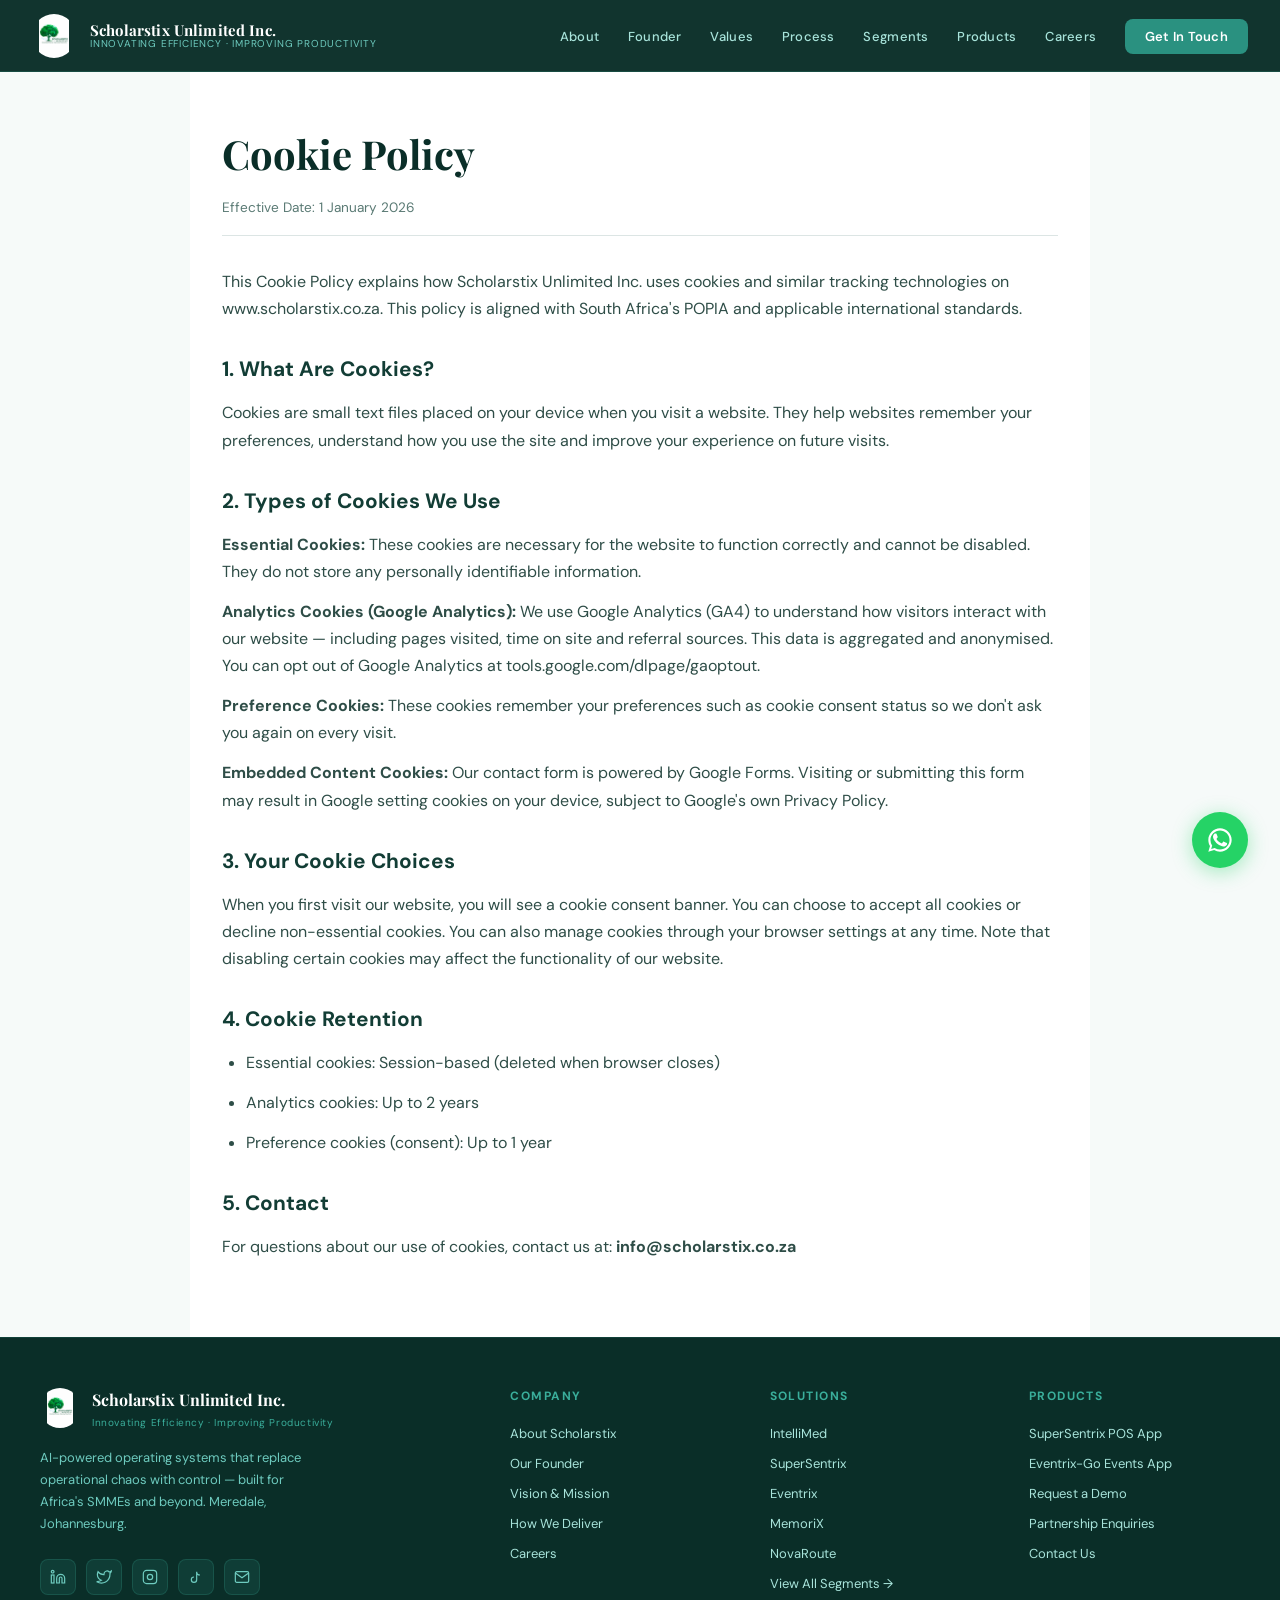
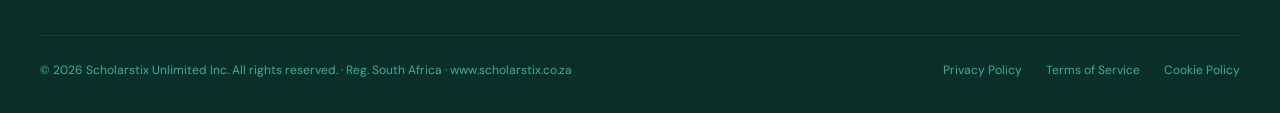
<file: cookie.html>
<!DOCTYPE html>
<html lang="en">
<head>
<meta charset="UTF-8"/>
<meta name="viewport" content="width=device-width, initial-scale=1.0"/>
<title>Scholarstix | Cookie Policy</title>
<meta name="description" content="Cookie policy for Scholarstix Unlimited Inc. – how we use cookies and similar tracking technologies, aligned with POPIA."/>
<link rel="canonical" href="https://www.scholarstix.co.za/cookie.html"/>
<link rel="icon" type="image/png" href="scholarstix.png"/>
<link rel="preconnect" href="https://fonts.googleapis.com">
<link rel="preconnect" href="https://fonts.gstatic.com" crossorigin>
<link href="https://fonts.googleapis.com/css2?family=Playfair+Display:wght@400;700;900&family=DM+Sans:wght@300;400;500;600&display=swap" rel="stylesheet"/>
<link rel="stylesheet" href="styles.css">
<style>
  .legal-page { padding: 120px 2rem 4rem; max-width: 900px; margin: 0 auto; background: #fff; }
  .legal-page h1 { font-family: var(--font-display); font-size: 2.5rem; color: var(--teal-900); margin-bottom: 0.5rem; }
  .legal-page .effective { font-size: 0.85rem; color: var(--text-muted); margin-bottom: 2rem; border-bottom: 1px solid var(--border); padding-bottom: 1rem; }
  .legal-page h2 { font-size: 1.3rem; color: var(--teal-800); margin: 1.8rem 0 0.8rem; }
  .legal-page p, .legal-page li { font-size: 1rem; line-height: 1.7; color: var(--text-mid); margin-bottom: 0.8rem; }
  .legal-page ul { margin-left: 1.5rem; margin-bottom: 1rem; }
</style>
</head>
<body>

<div id="scroll-progress"></div>

<nav>
  <a href="index.html" class="nav-brand">
    <div class="nav-logo-circle"><img src="scholarstix.png" alt="Scholarstix Unlimited Inc. logo"></div>
    <div class="nav-brand-text">
      <span class="nav-brand-name">Scholarstix Unlimited Inc.</span>
      <span class="nav-brand-tag">Innovating Efficiency · Improving Productivity</span>
    </div>
  </a>
  <ul class="nav-links" id="nav-links">
    <li><a href="about.html">About</a></li>
    <li><a href="founder.html">Founder</a></li>
    <li><a href="values.html">Values</a></li>
    <li><a href="process.html">Process</a></li>
    <li><a href="segments.html">Segments</a></li>
    <li><a href="products.html">Products</a></li>
    <li><a href="careers.html">Careers</a></li>
    <li><a href="contact.html" class="nav-cta">Get In Touch</a></li>
  </ul>
  <button class="nav-hamburger" onclick="toggleMenu()" aria-label="Toggle navigation">
    <span></span><span></span><span></span>
  </button>
</nav>

<main class="legal-page">
  <h1>Cookie Policy</h1>
  <div class="effective">Effective Date: 1 January 2026</div>
  <p>This Cookie Policy explains how Scholarstix Unlimited Inc. uses cookies and similar tracking technologies on www.scholarstix.co.za. This policy is aligned with South Africa's POPIA and applicable international standards.</p>
  
  <h2>1. What Are Cookies?</h2>
  <p>Cookies are small text files placed on your device when you visit a website. They help websites remember your preferences, understand how you use the site and improve your experience on future visits.</p>
  
  <h2>2. Types of Cookies We Use</h2>
  <p><strong>Essential Cookies:</strong> These cookies are necessary for the website to function correctly and cannot be disabled. They do not store any personally identifiable information.</p>
  <p><strong>Analytics Cookies (Google Analytics):</strong> We use Google Analytics (GA4) to understand how visitors interact with our website — including pages visited, time on site and referral sources. This data is aggregated and anonymised. You can opt out of Google Analytics at tools.google.com/dlpage/gaoptout.</p>
  <p><strong>Preference Cookies:</strong> These cookies remember your preferences such as cookie consent status so we don't ask you again on every visit.</p>
  <p><strong>Embedded Content Cookies:</strong> Our contact form is powered by Google Forms. Visiting or submitting this form may result in Google setting cookies on your device, subject to Google's own Privacy Policy.</p>
  
  <h2>3. Your Cookie Choices</h2>
  <p>When you first visit our website, you will see a cookie consent banner. You can choose to accept all cookies or decline non-essential cookies. You can also manage cookies through your browser settings at any time. Note that disabling certain cookies may affect the functionality of our website.</p>
  
  <h2>4. Cookie Retention</h2>
  <ul>
    <li>Essential cookies: Session-based (deleted when browser closes)</li>
    <li>Analytics cookies: Up to 2 years</li>
    <li>Preference cookies (consent): Up to 1 year</li>
  </ul>
  
  <h2>5. Contact</h2>
  <p>For questions about our use of cookies, contact us at: <strong>info@scholarstix.co.za</strong></p>
</main>

<footer>
  <div class="footer-inner">
    <div><div class="footer-logo"><div class="footer-logo-circle"><img src="scholarstix.png" alt="Scholarstix logo"></div><div><div class="footer-logo-name">Scholarstix Unlimited Inc.</div><div class="footer-logo-sub">Innovating Efficiency · Improving Productivity</div></div></div><p class="footer-tagline">AI-powered operating systems that replace operational chaos with control — built for Africa's SMMEs and beyond. Meredale, Johannesburg.</p><div class="footer-social"><a href="https://www.linkedin.com/in/teboho-moloi-scholarstix" class="social-btn" target="_blank" rel="noopener noreferrer"><svg viewBox="0 0 24 24"><path d="M16 8a6 6 0 0 1 6 6v7h-4v-7a2 2 0 0 0-2-2 2 2 0 0 0-2 2v7h-4v-7a6 6 0 0 1 6-6z"/><rect x="2" y="9" width="4" height="12"/><circle cx="4" cy="4" r="2"/></svg></a><a href="https://x.com/ScholarstixU" class="social-btn" target="_blank" rel="noopener noreferrer"><svg viewBox="0 0 24 24"><path d="M23 3a10.9 10.9 0 0 1-3.14 1.53 4.48 4.48 0 0 0-7.86 3v1A10.66 10.66 0 0 1 3 4s-4 9 5 13a11.64 11.64 0 0 1-7 2c9 5 20 0 20-11.5a4.5 4.5 0 0 0-.08-.83A7.72 7.72 0 0 0 23 3z"/></svg></a><a href="https://www.instagram.com/scholarstix_unlimitedinc/" class="social-btn" target="_blank" rel="noopener noreferrer"><svg viewBox="0 0 24 24"><rect x="2" y="2" width="20" height="20" rx="5" ry="5"/><circle cx="12" cy="12" r="4"/><line x1="17.5" y1="6.5" x2="17.51" y2="6.5"/></svg></a><a href="https://www.tiktok.com/@scholarstixunlimitedinc" class="social-btn" target="_blank" rel="noopener noreferrer"><svg viewBox="0 0 24 24"><path d="M9 12a4 4 0 1 0 4 4V4a5 5 0 0 0 5 5"/></svg></a><a href="mailto:info@scholarstix.co.za" class="social-btn"><svg viewBox="0 0 24 24"><path d="M4 4h16c1.1 0 2 .9 2 2v12c0 1.1-.9 2-2 2H4c-1.1 0-2-.9-2-2V6c0-1.1.9-2 2-2z"/><polyline points="22,6 12,13 2,6"/></svg></a></div></div>
    <div><div class="footer-col-title">Company</div><div class="footer-links"><a href="about.html">About Scholarstix</a><a href="founder.html">Our Founder</a><a href="values.html">Vision & Mission</a><a href="process.html">How We Deliver</a><a href="careers.html">Careers</a></div></div>
    <div><div class="footer-col-title">Solutions</div><div class="footer-links"><span onclick="openSegmentModal('intellimed')">IntelliMed</span><span onclick="openSegmentModal('supersentrix')">SuperSentrix</span><span onclick="openSegmentModal('eventrix')">Eventrix</span><span onclick="openSegmentModal('memorix')">MemoriX</span><span onclick="openSegmentModal('novaroute')">NovaRoute</span><a href="segments.html">View All Segments →</a></div></div>
    <div><div class="footer-col-title">Products</div><div class="footer-links"><a href="products.html">SuperSentrix POS App</a><a href="products.html">Eventrix-Go Events App</a><a href="contact.html">Request a Demo</a><a href="contact.html">Partnership Enquiries</a><a href="contact.html">Contact Us</a></div></div>
  </div>
  <div class="footer-bottom"><div class="footer-bottom-text">© 2026 Scholarstix Unlimited Inc. All rights reserved. · Reg. South Africa · www.scholarstix.co.za</div><div class="footer-bottom-links"><a href="privacy.html">Privacy Policy</a><a href="terms.html">Terms of Service</a><a href="cookie.html">Cookie Policy</a></div></div>
</footer>

<a id="whatsapp-btn" href="https://wa.me/+27605693546?text=Hi%20Scholarstix%2C%20I%20would%20like%20to%20learn%20more%20about%20your%20solutions" target="_blank" rel="noopener noreferrer"><div class="whatsapp-tooltip">Chat with us on WhatsApp</div><svg viewBox="0 0 24 24"><path d="M17.472 14.382c-.297-.149-1.758-.867-2.03-.967-.273-.099-.471-.148-.67.15-.197.297-.767.966-.94 1.164-.173.199-.347.223-.644.075-.297-.15-1.255-.463-2.39-1.475-.883-.788-1.48-1.761-1.653-2.059-.173-.297-.018-.458.13-.606.134-.133.298-.347.446-.52.149-.174.198-.298.298-.497.099-.198.05-.371-.025-.52-.075-.149-.669-1.612-.916-2.207-.242-.579-.487-.5-.669-.51-.173-.008-.371-.01-.57-.01-.198 0-.52.074-.792.372-.272.297-1.04 1.016-1.04 2.479 0 1.462 1.065 2.875 1.213 3.074.149.198 2.096 3.2 5.077 4.487.709.306 1.262.489 1.694.625.712.227 1.36.195 1.871.118.571-.085 1.758-.719 2.006-1.413.248-.694.248-1.289.173-1.413-.074-.124-.272-.198-.57-.347z"/><path d="M11.999 2C6.477 2 2 6.477 2 12c0 1.89.525 3.659 1.435 5.18L2 22l4.945-1.397A9.945 9.945 0 0 0 12 22c5.523 0 10-4.477 10-10S17.522 2 12 2zm0 18.182a8.169 8.169 0 0 1-4.169-1.144l-.299-.178-3.09.874.874-3.025-.195-.31A8.155 8.155 0 0 1 3.818 12C3.818 7.48 7.48 3.818 12 3.818S20.182 7.48 20.182 12 16.52 20.182 12 20.182z"/></svg></a>
<button id="back-to-top" onclick="window.scrollTo({top:0,behavior:'smooth'})" aria-label="Back to top"><svg viewBox="0 0 24 24"><polyline points="18 15 12 9 6 15"/></svg></button>

<script src="script.js"></script>
</body>
</html>
</file>
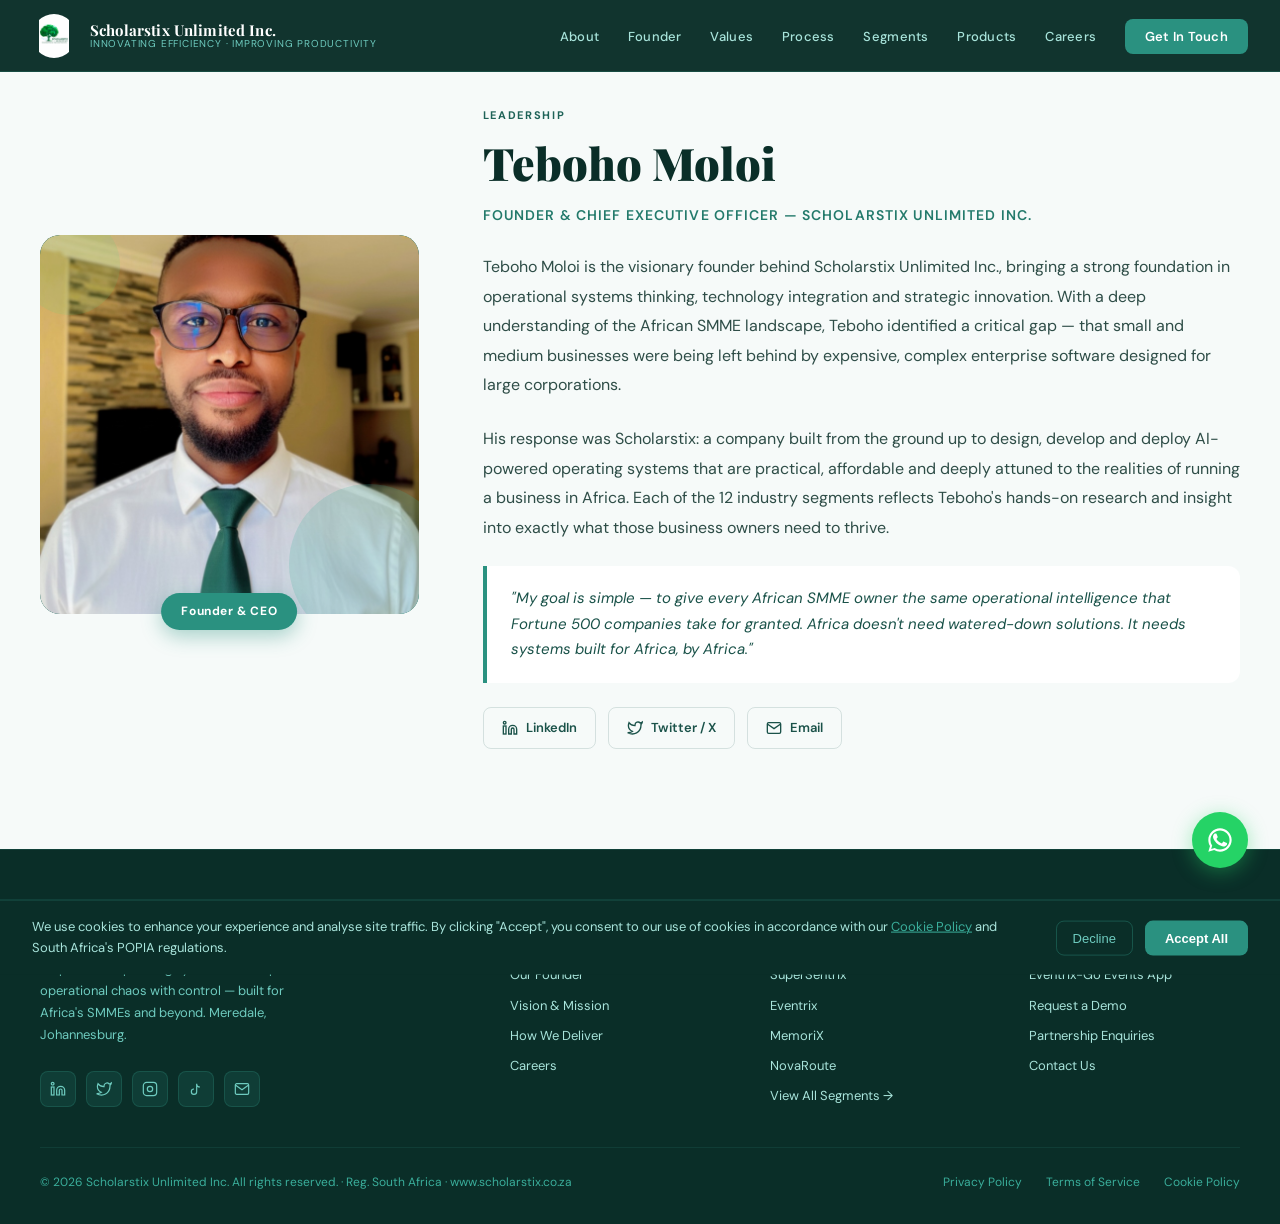
<file: founder.html>
<!DOCTYPE html>
<html lang="en">
<head>
<meta charset="UTF-8"/>
<meta name="viewport" content="width=device-width, initial-scale=1.0"/>
<title>Scholarstix | Founder – Teboho Moloi, CEO</title>
<meta name="description" content="Meet Teboho Moloi, founder and CEO of Scholarstix Unlimited Inc. Learn about his vision to empower African SMMEs with AI-powered operating systems."/>
<link rel="canonical" href="https://www.scholarstix.co.za/founder.html"/>
<link rel="icon" type="image/png" href="scholarstix.png"/>
<link rel="preconnect" href="https://fonts.googleapis.com">
<link rel="preconnect" href="https://fonts.gstatic.com" crossorigin>
<link href="https://fonts.googleapis.com/css2?family=Playfair+Display:wght@400;700;900&family=DM+Sans:wght@300;400;500;600&display=swap" rel="stylesheet"/>
<link rel="stylesheet" href="styles.css">
</head>
<body>

<div id="scroll-progress"></div>
<div id="cookie-banner">
  <div class="cookie-text">
    We use cookies to enhance your experience and analyse site traffic. By clicking "Accept", you consent to our use of cookies in accordance with our <a href="cookie.html" style="color:var(--teal-300);text-decoration:underline;">Cookie Policy</a> and South Africa's POPIA regulations.
  </div>
  <div class="cookie-actions">
    <button class="btn-cookie-decline" onclick="dismissCookie()">Decline</button>
    <button class="btn-cookie-accept" onclick="acceptCookie()">Accept All</button>
  </div>
</div>

<nav>
  <a href="index.html" class="nav-brand">
    <div class="nav-logo-circle"><img src="scholarstix.png" alt="Scholarstix Unlimited Inc. logo"></div>
    <div class="nav-brand-text">
      <span class="nav-brand-name">Scholarstix Unlimited Inc.</span>
      <span class="nav-brand-tag">Innovating Efficiency · Improving Productivity</span>
    </div>
  </a>
  <ul class="nav-links" id="nav-links">
    <li><a href="about.html">About</a></li>
    <li><a href="founder.html">Founder</a></li>
    <li><a href="values.html">Values</a></li>
    <li><a href="process.html">Process</a></li>
    <li><a href="segments.html">Segments</a></li>
    <li><a href="products.html">Products</a></li>
    <li><a href="careers.html">Careers</a></li>
    <li><a href="contact.html" class="nav-cta">Get In Touch</a></li>
  </ul>
  <button class="nav-hamburger" onclick="toggleMenu()" aria-label="Toggle navigation">
    <span></span><span></span><span></span>
  </button>
</nav>

<!-- FOUNDER SECTION -->
<section id="founder">
  <div class="container">
    <div class="founder-grid">
      <div class="founder-photo-wrap fade-in">
        <div class="founder-photo-frame">
          <img src="teboho-moloi.jpg" alt="Teboho Moloi, Founder & CEO of Scholarstix Unlimited Inc." loading="lazy">
        </div>
        <div class="founder-badge">Founder & CEO</div>
      </div>
      <div class="fade-in">
        <div class="section-eyebrow">Leadership</div>
        <h2 class="section-title">Teboho Moloi</h2>
        <div class="founder-role">Founder & Chief Executive Officer — Scholarstix Unlimited Inc.</div>
        <p class="founder-bio">Teboho Moloi is the visionary founder behind Scholarstix Unlimited Inc., bringing a strong foundation in operational systems thinking, technology integration and strategic innovation. With a deep understanding of the African SMME landscape, Teboho identified a critical gap — that small and medium businesses were being left behind by expensive, complex enterprise software designed for large corporations.</p>
        <p class="founder-bio">His response was Scholarstix: a company built from the ground up to design, develop and deploy AI-powered operating systems that are practical, affordable and deeply attuned to the realities of running a business in Africa. Each of the 12 industry segments reflects Teboho's hands-on research and insight into exactly what those business owners need to thrive.</p>
        <div class="founder-quote">"My goal is simple — to give every African SMME owner the same operational intelligence that Fortune 500 companies take for granted. Africa doesn't need watered-down solutions. It needs systems built for Africa, by Africa."</div>
        <div class="founder-socials">
          <a href="https://www.linkedin.com/in/teboho-moloi-scholarstix" class="founder-social-link" target="_blank" rel="noopener noreferrer">
            <svg viewBox="0 0 24 24"><path d="M16 8a6 6 0 0 1 6 6v7h-4v-7a2 2 0 0 0-2-2 2 2 0 0 0-2 2v7h-4v-7a6 6 0 0 1 6-6z"/><rect x="2" y="9" width="4" height="12"/><circle cx="4" cy="4" r="2"/></svg>
            LinkedIn
          </a>
          <a href="https://x.com/ScholarstixU" class="founder-social-link" target="_blank" rel="noopener noreferrer">
            <svg viewBox="0 0 24 24"><path d="M23 3a10.9 10.9 0 0 1-3.14 1.53 4.48 4.48 0 0 0-7.86 3v1A10.66 10.66 0 0 1 3 4s-4 9 5 13a11.64 11.64 0 0 1-7 2c9 5 20 0 20-11.5a4.5 4.5 0 0 0-.08-.83A7.72 7.72 0 0 0 23 3z"/></svg>
            Twitter / X
          </a>
          <a href="mailto:info@scholarstix.co.za" class="founder-social-link">
            <svg viewBox="0 0 24 24"><path d="M4 4h16c1.1 0 2 .9 2 2v12c0 1.1-.9 2-2 2H4c-1.1 0-2-.9-2-2V6c0-1.1.9-2 2-2z"/><polyline points="22,6 12,13 2,6"/></svg>
            Email
          </a>
        </div>
      </div>
    </div>
  </div>
</section>

<footer>
  <!-- same footer as index.html (copy) -->
  <div class="footer-inner">
    <div><div class="footer-logo"><div class="footer-logo-circle"><img src="scholarstix.png" alt="Scholarstix logo"></div><div><div class="footer-logo-name">Scholarstix Unlimited Inc.</div><div class="footer-logo-sub">Innovating Efficiency · Improving Productivity</div></div></div><p class="footer-tagline">AI-powered operating systems that replace operational chaos with control — built for Africa's SMMEs and beyond. Meredale, Johannesburg.</p><div class="footer-social"><a href="https://www.linkedin.com/in/teboho-moloi-scholarstix" class="social-btn" target="_blank" rel="noopener noreferrer"><svg viewBox="0 0 24 24"><path d="M16 8a6 6 0 0 1 6 6v7h-4v-7a2 2 0 0 0-2-2 2 2 0 0 0-2 2v7h-4v-7a6 6 0 0 1 6-6z"/><rect x="2" y="9" width="4" height="12"/><circle cx="4" cy="4" r="2"/></svg></a><a href="https://x.com/ScholarstixU" class="social-btn" target="_blank" rel="noopener noreferrer"><svg viewBox="0 0 24 24"><path d="M23 3a10.9 10.9 0 0 1-3.14 1.53 4.48 4.48 0 0 0-7.86 3v1A10.66 10.66 0 0 1 3 4s-4 9 5 13a11.64 11.64 0 0 1-7 2c9 5 20 0 20-11.5a4.5 4.5 0 0 0-.08-.83A7.72 7.72 0 0 0 23 3z"/></svg></a><a href="https://www.instagram.com/scholarstix_unlimitedinc/" class="social-btn" target="_blank" rel="noopener noreferrer"><svg viewBox="0 0 24 24"><rect x="2" y="2" width="20" height="20" rx="5" ry="5"/><circle cx="12" cy="12" r="4"/><line x1="17.5" y1="6.5" x2="17.51" y2="6.5"/></svg></a><a href="https://www.tiktok.com/@scholarstixunlimitedinc" class="social-btn" target="_blank" rel="noopener noreferrer"><svg viewBox="0 0 24 24"><path d="M9 12a4 4 0 1 0 4 4V4a5 5 0 0 0 5 5"/></svg></a><a href="mailto:info@scholarstix.co.za" class="social-btn"><svg viewBox="0 0 24 24"><path d="M4 4h16c1.1 0 2 .9 2 2v12c0 1.1-.9 2-2 2H4c-1.1 0-2-.9-2-2V6c0-1.1.9-2 2-2z"/><polyline points="22,6 12,13 2,6"/></svg></a></div></div>
    <div><div class="footer-col-title">Company</div><div class="footer-links"><a href="about.html">About Scholarstix</a><a href="founder.html">Our Founder</a><a href="values.html">Vision & Mission</a><a href="process.html">How We Deliver</a><a href="careers.html">Careers</a></div></div>
    <div><div class="footer-col-title">Solutions</div><div class="footer-links"><span onclick="openSegmentModal('intellimed')">IntelliMed</span><span onclick="openSegmentModal('supersentrix')">SuperSentrix</span><span onclick="openSegmentModal('eventrix')">Eventrix</span><span onclick="openSegmentModal('memorix')">MemoriX</span><span onclick="openSegmentModal('novaroute')">NovaRoute</span><a href="segments.html">View All Segments →</a></div></div>
    <div><div class="footer-col-title">Products</div><div class="footer-links"><a href="products.html">SuperSentrix POS App</a><a href="products.html">Eventrix-Go Events App</a><a href="contact.html">Request a Demo</a><a href="contact.html">Partnership Enquiries</a><a href="contact.html">Contact Us</a></div></div>
  </div>
  <div class="footer-bottom"><div class="footer-bottom-text">© 2026 Scholarstix Unlimited Inc. All rights reserved. · Reg. South Africa · www.scholarstix.co.za</div><div class="footer-bottom-links"><a href="privacy.html">Privacy Policy</a><a href="terms.html">Terms of Service</a><a href="cookie.html">Cookie Policy</a></div></div>
</footer>

<a id="whatsapp-btn" href="https://wa.me/+27605693546?text=Hi%20Scholarstix%2C%20I%20would%20like%20to%20learn%20more%20about%20your%20solutions" target="_blank" rel="noopener noreferrer"><div class="whatsapp-tooltip">Chat with us on WhatsApp</div><svg viewBox="0 0 24 24"><path d="M17.472 14.382c-.297-.149-1.758-.867-2.03-.967-.273-.099-.471-.148-.67.15-.197.297-.767.966-.94 1.164-.173.199-.347.223-.644.075-.297-.15-1.255-.463-2.39-1.475-.883-.788-1.48-1.761-1.653-2.059-.173-.297-.018-.458.13-.606.134-.133.298-.347.446-.52.149-.174.198-.298.298-.497.099-.198.05-.371-.025-.52-.075-.149-.669-1.612-.916-2.207-.242-.579-.487-.5-.669-.51-.173-.008-.371-.01-.57-.01-.198 0-.52.074-.792.372-.272.297-1.04 1.016-1.04 2.479 0 1.462 1.065 2.875 1.213 3.074.149.198 2.096 3.2 5.077 4.487.709.306 1.262.489 1.694.625.712.227 1.36.195 1.871.118.571-.085 1.758-.719 2.006-1.413.248-.694.248-1.289.173-1.413-.074-.124-.272-.198-.57-.347z"/><path d="M11.999 2C6.477 2 2 6.477 2 12c0 1.89.525 3.659 1.435 5.18L2 22l4.945-1.397A9.945 9.945 0 0 0 12 22c5.523 0 10-4.477 10-10S17.522 2 12 2zm0 18.182a8.169 8.169 0 0 1-4.169-1.144l-.299-.178-3.09.874.874-3.025-.195-.31A8.155 8.155 0 0 1 3.818 12C3.818 7.48 7.48 3.818 12 3.818S20.182 7.48 20.182 12 16.52 20.182 12 20.182z"/></svg></a>
<button id="back-to-top" onclick="window.scrollTo({top:0,behavior:'smooth'})" aria-label="Back to top"><svg viewBox="0 0 24 24"><polyline points="18 15 12 9 6 15"/></svg></button>

<!-- SEGMENT MODAL -->
<div class="modal-overlay" id="segment-modal" onclick="closeModalOutside(event,'segment-modal')"><div class="modal-box" id="segment-modal-box"><div class="modal-close"><button class="modal-close-btn" onclick="closeModal('segment-modal')"><svg viewBox="0 0 24 24"><line x1="18" y1="6" x2="6" y2="18"/><line x1="6" y1="6" x2="18" y2="18"/></svg></button></div><div class="modal-header"><div class="modal-header-inner"><div class="modal-icon" id="seg-modal-icon"></div><div><div class="modal-industry-badge" id="seg-modal-industry"></div><div class="modal-brand-name" id="seg-modal-brand"></div><div class="modal-tagline" id="seg-modal-tagline"></div><div class="modal-status" id="seg-modal-status"></div></div></div></div><div class="modal-body"><div class="modal-section-label">Overview</div><div class="modal-overview" id="seg-modal-overview"></div><div class="modal-section-label">Key Features</div><div class="modal-features" id="seg-modal-features"></div><div class="modal-divider"></div><div class="modal-meta-row" id="seg-modal-meta"></div><div class="modal-cta"><a href="contact.html" class="modal-btn-primary" onclick="closeModal('segment-modal')">Request a Demo</a><a href="contact.html" class="modal-btn-outline" onclick="closeModal('segment-modal')">Get In Touch</a></div></div></div></div>

<script src="script.js"></script>
</body>
</html>
</file>
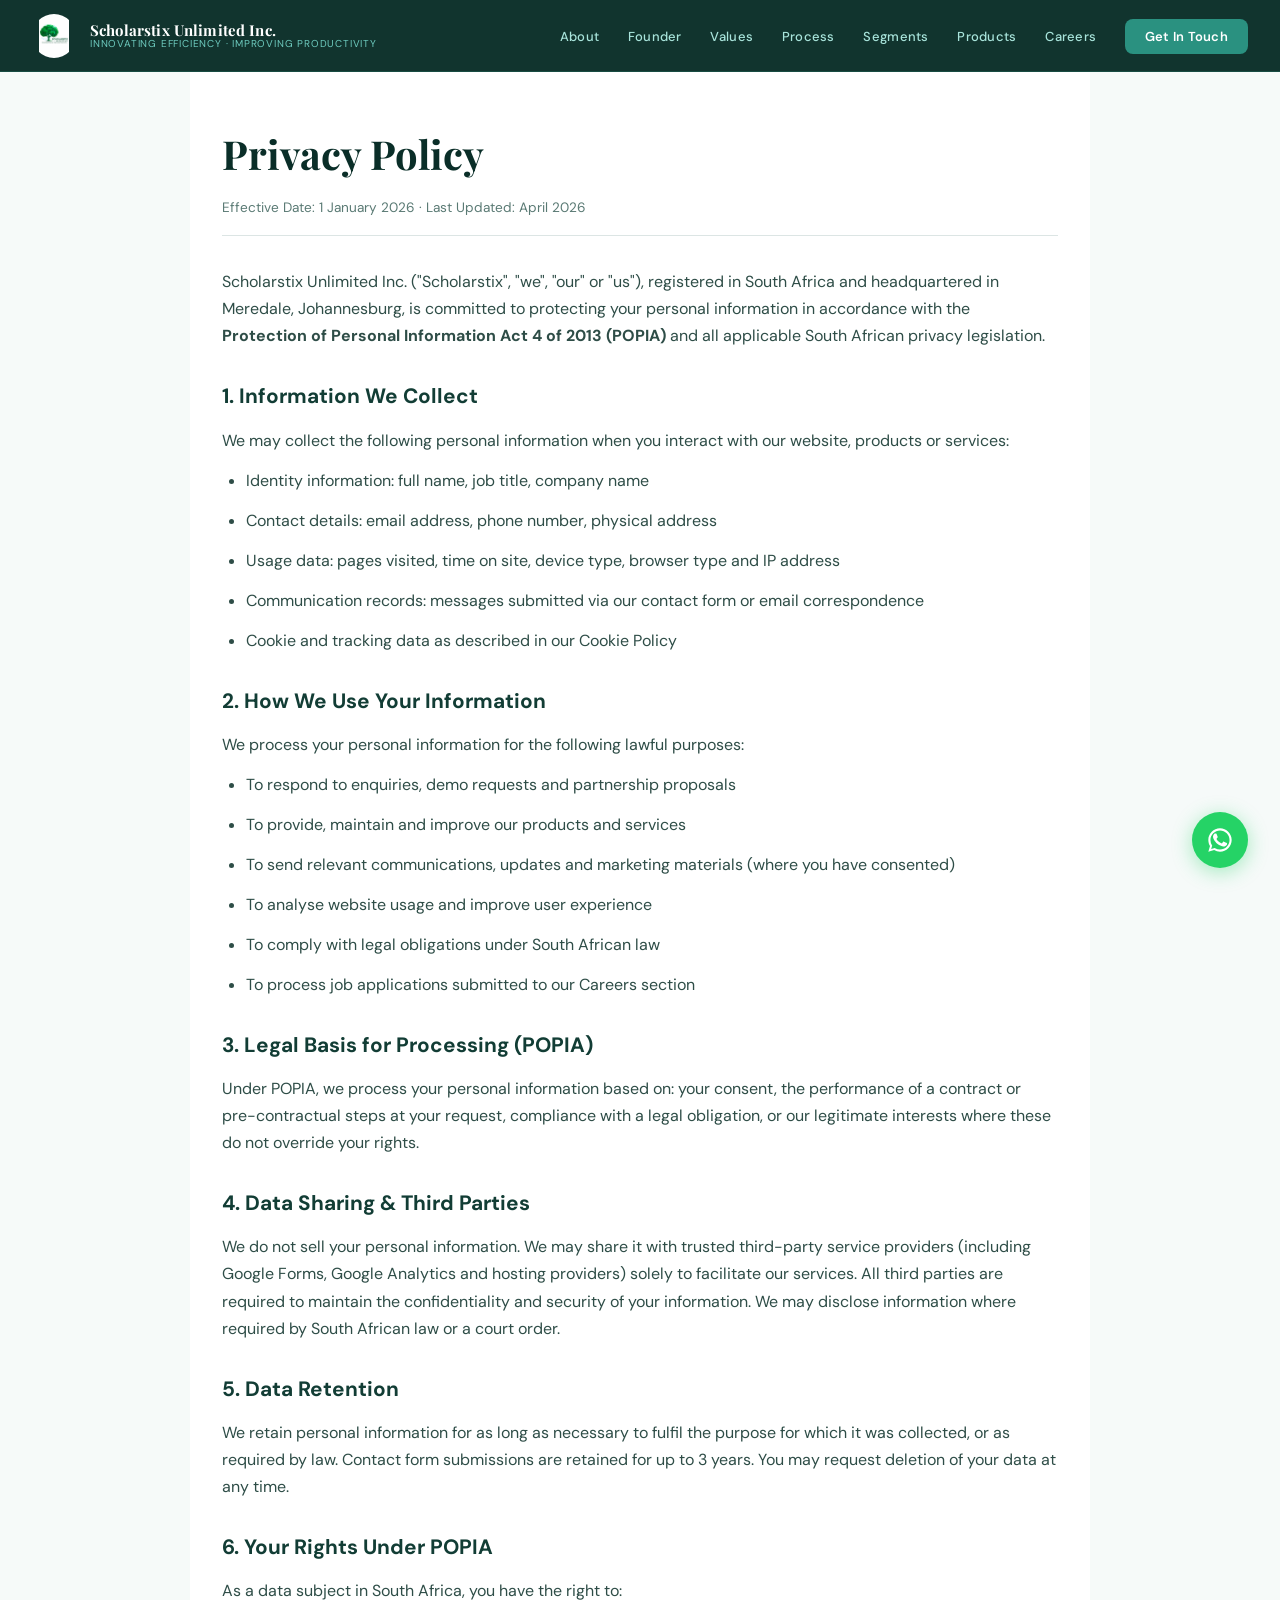
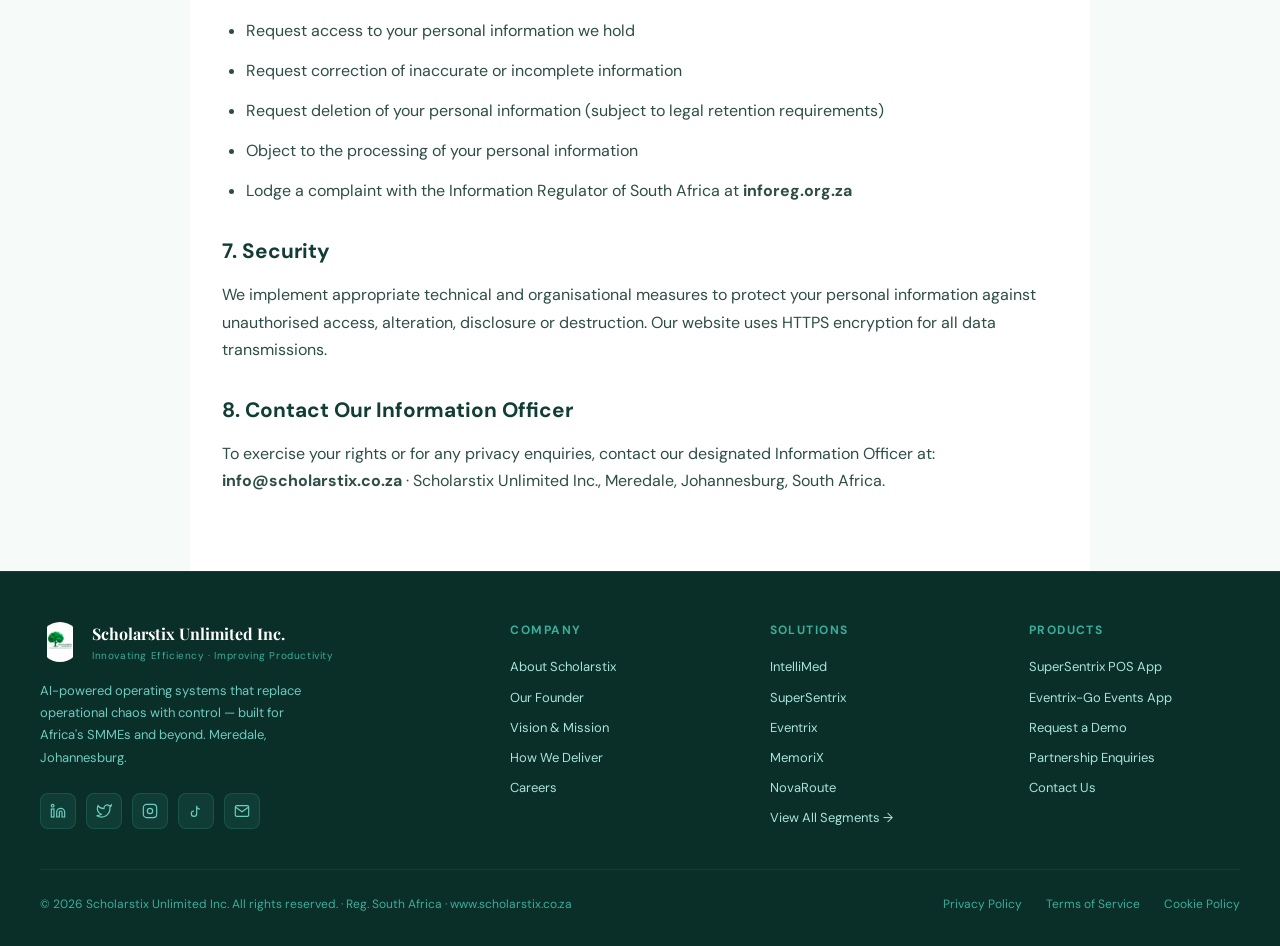
<file: privacy.html>
<!DOCTYPE html>
<html lang="en">
<head>
<meta charset="UTF-8"/>
<meta name="viewport" content="width=device-width, initial-scale=1.0"/>
<title>Scholarstix | Privacy Policy (POPIA Compliant)</title>
<meta name="description" content="Scholarstix Unlimited Inc. privacy policy compliant with South Africa's POPIA. Learn how we collect, use and protect your personal information."/>
<link rel="canonical" href="https://www.scholarstix.co.za/privacy.html"/>
<link rel="icon" type="image/png" href="scholarstix.png"/>
<link rel="preconnect" href="https://fonts.googleapis.com">
<link rel="preconnect" href="https://fonts.gstatic.com" crossorigin>
<link href="https://fonts.googleapis.com/css2?family=Playfair+Display:wght@400;700;900&family=DM+Sans:wght@300;400;500;600&display=swap" rel="stylesheet"/>
<link rel="stylesheet" href="styles.css">
<style>
  /* Simple legal page layout – override section padding for readability */
  .legal-page { padding: 120px 2rem 4rem; max-width: 900px; margin: 0 auto; background: #fff; }
  .legal-page h1 { font-family: var(--font-display); font-size: 2.5rem; color: var(--teal-900); margin-bottom: 0.5rem; }
  .legal-page .effective { font-size: 0.85rem; color: var(--text-muted); margin-bottom: 2rem; border-bottom: 1px solid var(--border); padding-bottom: 1rem; }
  .legal-page h2 { font-size: 1.3rem; color: var(--teal-800); margin: 1.8rem 0 0.8rem; }
  .legal-page p, .legal-page li { font-size: 1rem; line-height: 1.7; color: var(--text-mid); margin-bottom: 0.8rem; }
  .legal-page ul { margin-left: 1.5rem; margin-bottom: 1rem; }
</style>
</head>
<body>

<div id="scroll-progress"></div>

<nav>
  <a href="index.html" class="nav-brand">
    <div class="nav-logo-circle"><img src="scholarstix.png" alt="Scholarstix Unlimited Inc. logo"></div>
    <div class="nav-brand-text">
      <span class="nav-brand-name">Scholarstix Unlimited Inc.</span>
      <span class="nav-brand-tag">Innovating Efficiency · Improving Productivity</span>
    </div>
  </a>
  <ul class="nav-links" id="nav-links">
    <li><a href="about.html">About</a></li>
    <li><a href="founder.html">Founder</a></li>
    <li><a href="values.html">Values</a></li>
    <li><a href="process.html">Process</a></li>
    <li><a href="segments.html">Segments</a></li>
    <li><a href="products.html">Products</a></li>
    <li><a href="careers.html">Careers</a></li>
    <li><a href="contact.html" class="nav-cta">Get In Touch</a></li>
  </ul>
  <button class="nav-hamburger" onclick="toggleMenu()" aria-label="Toggle navigation">
    <span></span><span></span><span></span>
  </button>
</nav>

<main class="legal-page">
  <h1>Privacy Policy</h1>
  <div class="effective">Effective Date: 1 January 2026 · Last Updated: April 2026</div>
  <p>Scholarstix Unlimited Inc. ("Scholarstix", "we", "our" or "us"), registered in South Africa and headquartered in Meredale, Johannesburg, is committed to protecting your personal information in accordance with the <strong>Protection of Personal Information Act 4 of 2013 (POPIA)</strong> and all applicable South African privacy legislation.</p>
  
  <h2>1. Information We Collect</h2>
  <p>We may collect the following personal information when you interact with our website, products or services:</p>
  <ul>
    <li>Identity information: full name, job title, company name</li>
    <li>Contact details: email address, phone number, physical address</li>
    <li>Usage data: pages visited, time on site, device type, browser type and IP address</li>
    <li>Communication records: messages submitted via our contact form or email correspondence</li>
    <li>Cookie and tracking data as described in our Cookie Policy</li>
  </ul>
  
  <h2>2. How We Use Your Information</h2>
  <p>We process your personal information for the following lawful purposes:</p>
  <ul>
    <li>To respond to enquiries, demo requests and partnership proposals</li>
    <li>To provide, maintain and improve our products and services</li>
    <li>To send relevant communications, updates and marketing materials (where you have consented)</li>
    <li>To analyse website usage and improve user experience</li>
    <li>To comply with legal obligations under South African law</li>
    <li>To process job applications submitted to our Careers section</li>
  </ul>
  
  <h2>3. Legal Basis for Processing (POPIA)</h2>
  <p>Under POPIA, we process your personal information based on: your consent, the performance of a contract or pre-contractual steps at your request, compliance with a legal obligation, or our legitimate interests where these do not override your rights.</p>
  
  <h2>4. Data Sharing & Third Parties</h2>
  <p>We do not sell your personal information. We may share it with trusted third-party service providers (including Google Forms, Google Analytics and hosting providers) solely to facilitate our services. All third parties are required to maintain the confidentiality and security of your information. We may disclose information where required by South African law or a court order.</p>
  
  <h2>5. Data Retention</h2>
  <p>We retain personal information for as long as necessary to fulfil the purpose for which it was collected, or as required by law. Contact form submissions are retained for up to 3 years. You may request deletion of your data at any time.</p>
  
  <h2>6. Your Rights Under POPIA</h2>
  <p>As a data subject in South Africa, you have the right to:</p>
  <ul>
    <li>Request access to your personal information we hold</li>
    <li>Request correction of inaccurate or incomplete information</li>
    <li>Request deletion of your personal information (subject to legal retention requirements)</li>
    <li>Object to the processing of your personal information</li>
    <li>Lodge a complaint with the Information Regulator of South Africa at <strong>inforeg.org.za</strong></li>
  </ul>
  
  <h2>7. Security</h2>
  <p>We implement appropriate technical and organisational measures to protect your personal information against unauthorised access, alteration, disclosure or destruction. Our website uses HTTPS encryption for all data transmissions.</p>
  
  <h2>8. Contact Our Information Officer</h2>
  <p>To exercise your rights or for any privacy enquiries, contact our designated Information Officer at: <strong>info@scholarstix.co.za</strong> · Scholarstix Unlimited Inc., Meredale, Johannesburg, South Africa.</p>
</main>

<footer>
  <div class="footer-inner">
    <div><div class="footer-logo"><div class="footer-logo-circle"><img src="scholarstix.png" alt="Scholarstix logo"></div><div><div class="footer-logo-name">Scholarstix Unlimited Inc.</div><div class="footer-logo-sub">Innovating Efficiency · Improving Productivity</div></div></div><p class="footer-tagline">AI-powered operating systems that replace operational chaos with control — built for Africa's SMMEs and beyond. Meredale, Johannesburg.</p><div class="footer-social"><a href="https://www.linkedin.com/in/teboho-moloi-scholarstix" class="social-btn" target="_blank" rel="noopener noreferrer"><svg viewBox="0 0 24 24"><path d="M16 8a6 6 0 0 1 6 6v7h-4v-7a2 2 0 0 0-2-2 2 2 0 0 0-2 2v7h-4v-7a6 6 0 0 1 6-6z"/><rect x="2" y="9" width="4" height="12"/><circle cx="4" cy="4" r="2"/></svg></a><a href="https://x.com/ScholarstixU" class="social-btn" target="_blank" rel="noopener noreferrer"><svg viewBox="0 0 24 24"><path d="M23 3a10.9 10.9 0 0 1-3.14 1.53 4.48 4.48 0 0 0-7.86 3v1A10.66 10.66 0 0 1 3 4s-4 9 5 13a11.64 11.64 0 0 1-7 2c9 5 20 0 20-11.5a4.5 4.5 0 0 0-.08-.83A7.72 7.72 0 0 0 23 3z"/></svg></a><a href="https://www.instagram.com/scholarstix_unlimitedinc/" class="social-btn" target="_blank" rel="noopener noreferrer"><svg viewBox="0 0 24 24"><rect x="2" y="2" width="20" height="20" rx="5" ry="5"/><circle cx="12" cy="12" r="4"/><line x1="17.5" y1="6.5" x2="17.51" y2="6.5"/></svg></a><a href="https://www.tiktok.com/@scholarstixunlimitedinc" class="social-btn" target="_blank" rel="noopener noreferrer"><svg viewBox="0 0 24 24"><path d="M9 12a4 4 0 1 0 4 4V4a5 5 0 0 0 5 5"/></svg></a><a href="mailto:info@scholarstix.co.za" class="social-btn"><svg viewBox="0 0 24 24"><path d="M4 4h16c1.1 0 2 .9 2 2v12c0 1.1-.9 2-2 2H4c-1.1 0-2-.9-2-2V6c0-1.1.9-2 2-2z"/><polyline points="22,6 12,13 2,6"/></svg></a></div></div>
    <div><div class="footer-col-title">Company</div><div class="footer-links"><a href="about.html">About Scholarstix</a><a href="founder.html">Our Founder</a><a href="values.html">Vision & Mission</a><a href="process.html">How We Deliver</a><a href="careers.html">Careers</a></div></div>
    <div><div class="footer-col-title">Solutions</div><div class="footer-links"><span onclick="openSegmentModal('intellimed')">IntelliMed</span><span onclick="openSegmentModal('supersentrix')">SuperSentrix</span><span onclick="openSegmentModal('eventrix')">Eventrix</span><span onclick="openSegmentModal('memorix')">MemoriX</span><span onclick="openSegmentModal('novaroute')">NovaRoute</span><a href="segments.html">View All Segments →</a></div></div>
    <div><div class="footer-col-title">Products</div><div class="footer-links"><a href="products.html">SuperSentrix POS App</a><a href="products.html">Eventrix-Go Events App</a><a href="contact.html">Request a Demo</a><a href="contact.html">Partnership Enquiries</a><a href="contact.html">Contact Us</a></div></div>
  </div>
  <div class="footer-bottom"><div class="footer-bottom-text">© 2026 Scholarstix Unlimited Inc. All rights reserved. · Reg. South Africa · www.scholarstix.co.za</div><div class="footer-bottom-links"><a href="privacy.html">Privacy Policy</a><a href="terms.html">Terms of Service</a><a href="cookie.html">Cookie Policy</a></div></div>
</footer>

<a id="whatsapp-btn" href="https://wa.me/+27605693546?text=Hi%20Scholarstix%2C%20I%20would%20like%20to%20learn%20more%20about%20your%20solutions" target="_blank" rel="noopener noreferrer"><div class="whatsapp-tooltip">Chat with us on WhatsApp</div><svg viewBox="0 0 24 24"><path d="M17.472 14.382c-.297-.149-1.758-.867-2.03-.967-.273-.099-.471-.148-.67.15-.197.297-.767.966-.94 1.164-.173.199-.347.223-.644.075-.297-.15-1.255-.463-2.39-1.475-.883-.788-1.48-1.761-1.653-2.059-.173-.297-.018-.458.13-.606.134-.133.298-.347.446-.52.149-.174.198-.298.298-.497.099-.198.05-.371-.025-.52-.075-.149-.669-1.612-.916-2.207-.242-.579-.487-.5-.669-.51-.173-.008-.371-.01-.57-.01-.198 0-.52.074-.792.372-.272.297-1.04 1.016-1.04 2.479 0 1.462 1.065 2.875 1.213 3.074.149.198 2.096 3.2 5.077 4.487.709.306 1.262.489 1.694.625.712.227 1.36.195 1.871.118.571-.085 1.758-.719 2.006-1.413.248-.694.248-1.289.173-1.413-.074-.124-.272-.198-.57-.347z"/><path d="M11.999 2C6.477 2 2 6.477 2 12c0 1.89.525 3.659 1.435 5.18L2 22l4.945-1.397A9.945 9.945 0 0 0 12 22c5.523 0 10-4.477 10-10S17.522 2 12 2zm0 18.182a8.169 8.169 0 0 1-4.169-1.144l-.299-.178-3.09.874.874-3.025-.195-.31A8.155 8.155 0 0 1 3.818 12C3.818 7.48 7.48 3.818 12 3.818S20.182 7.48 20.182 12 16.52 20.182 12 20.182z"/></svg></a>
<button id="back-to-top" onclick="window.scrollTo({top:0,behavior:'smooth'})" aria-label="Back to top"><svg viewBox="0 0 24 24"><polyline points="18 15 12 9 6 15"/></svg></button>

<script src="script.js"></script>
</body>
</html>
</file>
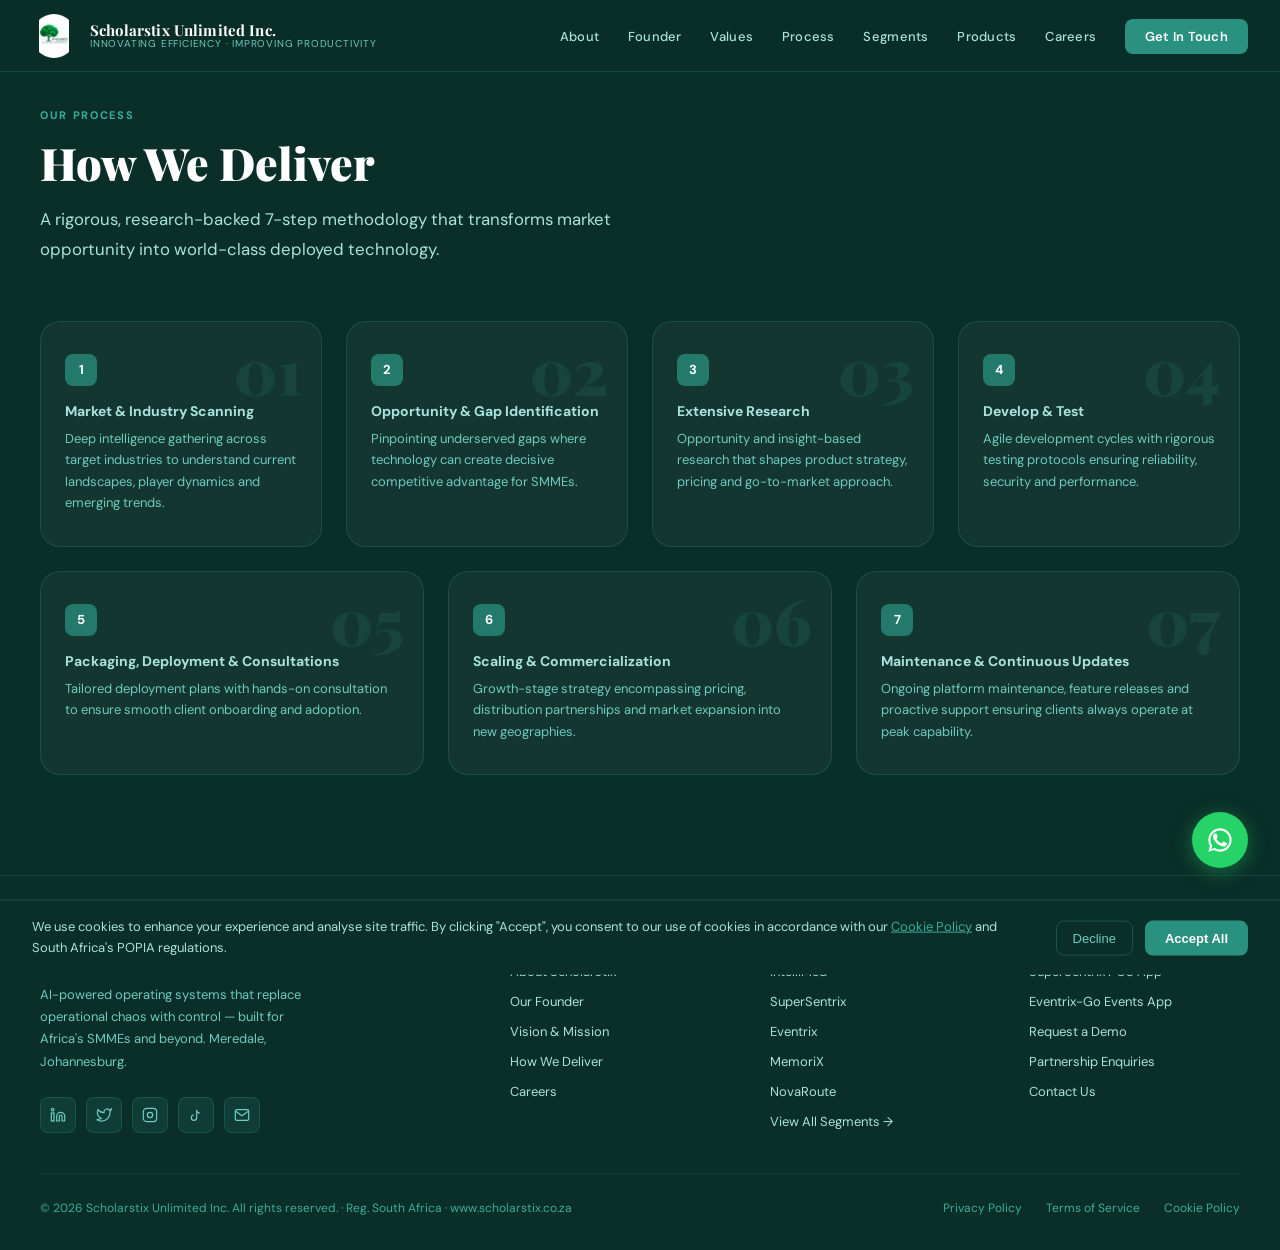
<file: process.html>
<!DOCTYPE html>
<html lang="en">
<head>
<meta charset="UTF-8"/>
<meta name="viewport" content="width=device-width, initial-scale=1.0"/>
<title>Scholarstix | Our Delivery Process – 7 Steps</title>
<meta name="description" content="Our rigorous 7-step methodology for delivering AI-powered operating systems to African SMMEs: from market scanning to continuous maintenance."/>
<link rel="canonical" href="https://www.scholarstix.co.za/process.html"/>
<link rel="icon" type="image/png" href="scholarstix.png"/>
<link rel="preconnect" href="https://fonts.googleapis.com">
<link rel="preconnect" href="https://fonts.gstatic.com" crossorigin>
<link href="https://fonts.googleapis.com/css2?family=Playfair+Display:wght@400;700;900&family=DM+Sans:wght@300;400;500;600&display=swap" rel="stylesheet"/>
<link rel="stylesheet" href="styles.css">
</head>
<body>

<div id="scroll-progress"></div>
<div id="cookie-banner">
  <div class="cookie-text">
    We use cookies to enhance your experience and analyse site traffic. By clicking "Accept", you consent to our use of cookies in accordance with our <a href="cookie.html" style="color:var(--teal-300);text-decoration:underline;">Cookie Policy</a> and South Africa's POPIA regulations.
  </div>
  <div class="cookie-actions">
    <button class="btn-cookie-decline" onclick="dismissCookie()">Decline</button>
    <button class="btn-cookie-accept" onclick="acceptCookie()">Accept All</button>
  </div>
</div>

<nav>
  <a href="index.html" class="nav-brand">
    <div class="nav-logo-circle"><img src="scholarstix.png" alt="Scholarstix Unlimited Inc. logo"></div>
    <div class="nav-brand-text">
      <span class="nav-brand-name">Scholarstix Unlimited Inc.</span>
      <span class="nav-brand-tag">Innovating Efficiency · Improving Productivity</span>
    </div>
  </a>
  <ul class="nav-links" id="nav-links">
    <li><a href="about.html">About</a></li>
    <li><a href="founder.html">Founder</a></li>
    <li><a href="values.html">Values</a></li>
    <li><a href="process.html">Process</a></li>
    <li><a href="segments.html">Segments</a></li>
    <li><a href="products.html">Products</a></li>
    <li><a href="careers.html">Careers</a></li>
    <li><a href="contact.html" class="nav-cta">Get In Touch</a></li>
  </ul>
  <button class="nav-hamburger" onclick="toggleMenu()" aria-label="Toggle navigation">
    <span></span><span></span><span></span>
  </button>
</nav>

<!-- DELIVERY SECTION -->
<section id="delivery">
  <div class="container">
    <div class="section-header fade-in">
      <div class="section-eyebrow">Our Process</div>
      <h2 class="section-title">How We Deliver</h2>
      <p class="section-sub">A rigorous, research-backed 7-step methodology that transforms market opportunity into world-class deployed technology.</p>
    </div>
    <div class="delivery-steps">
      <div class="delivery-step fade-in"><div class="step-num">01</div><div class="step-badge">1</div><div class="step-title">Market & Industry Scanning</div><div class="step-desc">Deep intelligence gathering across target industries to understand current landscapes, player dynamics and emerging trends.</div></div>
      <div class="delivery-step fade-in"><div class="step-num">02</div><div class="step-badge">2</div><div class="step-title">Opportunity & Gap Identification</div><div class="step-desc">Pinpointing underserved gaps where technology can create decisive competitive advantage for SMMEs.</div></div>
      <div class="delivery-step fade-in"><div class="step-num">03</div><div class="step-badge">3</div><div class="step-title">Extensive Research</div><div class="step-desc">Opportunity and insight-based research that shapes product strategy, pricing and go-to-market approach.</div></div>
      <div class="delivery-step fade-in"><div class="step-num">04</div><div class="step-badge">4</div><div class="step-title">Develop & Test</div><div class="step-desc">Agile development cycles with rigorous testing protocols ensuring reliability, security and performance.</div></div>
    </div>
    <div class="delivery-steps-row2">
      <div class="delivery-step fade-in"><div class="step-num">05</div><div class="step-badge">5</div><div class="step-title">Packaging, Deployment & Consultations</div><div class="step-desc">Tailored deployment plans with hands-on consultation to ensure smooth client onboarding and adoption.</div></div>
      <div class="delivery-step fade-in"><div class="step-num">06</div><div class="step-badge">6</div><div class="step-title">Scaling & Commercialization</div><div class="step-desc">Growth-stage strategy encompassing pricing, distribution partnerships and market expansion into new geographies.</div></div>
      <div class="delivery-step fade-in"><div class="step-num">07</div><div class="step-badge">7</div><div class="step-title">Maintenance & Continuous Updates</div><div class="step-desc">Ongoing platform maintenance, feature releases and proactive support ensuring clients always operate at peak capability.</div></div>
    </div>
  </div>
</section>

<footer>
  <!-- same footer as index.html (copy) -->
  <div class="footer-inner">
    <div><div class="footer-logo"><div class="footer-logo-circle"><img src="scholarstix.png" alt="Scholarstix logo"></div><div><div class="footer-logo-name">Scholarstix Unlimited Inc.</div><div class="footer-logo-sub">Innovating Efficiency · Improving Productivity</div></div></div><p class="footer-tagline">AI-powered operating systems that replace operational chaos with control — built for Africa's SMMEs and beyond. Meredale, Johannesburg.</p><div class="footer-social"><a href="https://www.linkedin.com/in/teboho-moloi-scholarstix" class="social-btn" target="_blank" rel="noopener noreferrer"><svg viewBox="0 0 24 24"><path d="M16 8a6 6 0 0 1 6 6v7h-4v-7a2 2 0 0 0-2-2 2 2 0 0 0-2 2v7h-4v-7a6 6 0 0 1 6-6z"/><rect x="2" y="9" width="4" height="12"/><circle cx="4" cy="4" r="2"/></svg></a><a href="https://x.com/ScholarstixU" class="social-btn" target="_blank" rel="noopener noreferrer"><svg viewBox="0 0 24 24"><path d="M23 3a10.9 10.9 0 0 1-3.14 1.53 4.48 4.48 0 0 0-7.86 3v1A10.66 10.66 0 0 1 3 4s-4 9 5 13a11.64 11.64 0 0 1-7 2c9 5 20 0 20-11.5a4.5 4.5 0 0 0-.08-.83A7.72 7.72 0 0 0 23 3z"/></svg></a><a href="https://www.instagram.com/scholarstix_unlimitedinc/" class="social-btn" target="_blank" rel="noopener noreferrer"><svg viewBox="0 0 24 24"><rect x="2" y="2" width="20" height="20" rx="5" ry="5"/><circle cx="12" cy="12" r="4"/><line x1="17.5" y1="6.5" x2="17.51" y2="6.5"/></svg></a><a href="https://www.tiktok.com/@scholarstixunlimitedinc" class="social-btn" target="_blank" rel="noopener noreferrer"><svg viewBox="0 0 24 24"><path d="M9 12a4 4 0 1 0 4 4V4a5 5 0 0 0 5 5"/></svg></a><a href="mailto:info@scholarstix.co.za" class="social-btn"><svg viewBox="0 0 24 24"><path d="M4 4h16c1.1 0 2 .9 2 2v12c0 1.1-.9 2-2 2H4c-1.1 0-2-.9-2-2V6c0-1.1.9-2 2-2z"/><polyline points="22,6 12,13 2,6"/></svg></a></div></div>
    <div><div class="footer-col-title">Company</div><div class="footer-links"><a href="about.html">About Scholarstix</a><a href="founder.html">Our Founder</a><a href="values.html">Vision & Mission</a><a href="process.html">How We Deliver</a><a href="careers.html">Careers</a></div></div>
    <div><div class="footer-col-title">Solutions</div><div class="footer-links"><span onclick="openSegmentModal('intellimed')">IntelliMed</span><span onclick="openSegmentModal('supersentrix')">SuperSentrix</span><span onclick="openSegmentModal('eventrix')">Eventrix</span><span onclick="openSegmentModal('memorix')">MemoriX</span><span onclick="openSegmentModal('novaroute')">NovaRoute</span><a href="segments.html">View All Segments →</a></div></div>
    <div><div class="footer-col-title">Products</div><div class="footer-links"><a href="products.html">SuperSentrix POS App</a><a href="products.html">Eventrix-Go Events App</a><a href="contact.html">Request a Demo</a><a href="contact.html">Partnership Enquiries</a><a href="contact.html">Contact Us</a></div></div>
  </div>
  <div class="footer-bottom"><div class="footer-bottom-text">© 2026 Scholarstix Unlimited Inc. All rights reserved. · Reg. South Africa · www.scholarstix.co.za</div><div class="footer-bottom-links"><a href="privacy.html">Privacy Policy</a><a href="terms.html">Terms of Service</a><a href="cookie.html">Cookie Policy</a></div></div>
</footer>

<a id="whatsapp-btn" href="https://wa.me/+27605693546?text=Hi%20Scholarstix%2C%20I%20would%20like%20to%20learn%20more%20about%20your%20solutions" target="_blank" rel="noopener noreferrer"><div class="whatsapp-tooltip">Chat with us on WhatsApp</div><svg viewBox="0 0 24 24"><path d="M17.472 14.382c-.297-.149-1.758-.867-2.03-.967-.273-.099-.471-.148-.67.15-.197.297-.767.966-.94 1.164-.173.199-.347.223-.644.075-.297-.15-1.255-.463-2.39-1.475-.883-.788-1.48-1.761-1.653-2.059-.173-.297-.018-.458.13-.606.134-.133.298-.347.446-.52.149-.174.198-.298.298-.497.099-.198.05-.371-.025-.52-.075-.149-.669-1.612-.916-2.207-.242-.579-.487-.5-.669-.51-.173-.008-.371-.01-.57-.01-.198 0-.52.074-.792.372-.272.297-1.04 1.016-1.04 2.479 0 1.462 1.065 2.875 1.213 3.074.149.198 2.096 3.2 5.077 4.487.709.306 1.262.489 1.694.625.712.227 1.36.195 1.871.118.571-.085 1.758-.719 2.006-1.413.248-.694.248-1.289.173-1.413-.074-.124-.272-.198-.57-.347z"/><path d="M11.999 2C6.477 2 2 6.477 2 12c0 1.89.525 3.659 1.435 5.18L2 22l4.945-1.397A9.945 9.945 0 0 0 12 22c5.523 0 10-4.477 10-10S17.522 2 12 2zm0 18.182a8.169 8.169 0 0 1-4.169-1.144l-.299-.178-3.09.874.874-3.025-.195-.31A8.155 8.155 0 0 1 3.818 12C3.818 7.48 7.48 3.818 12 3.818S20.182 7.48 20.182 12 16.52 20.182 12 20.182z"/></svg></a>
<button id="back-to-top" onclick="window.scrollTo({top:0,behavior:'smooth'})" aria-label="Back to top"><svg viewBox="0 0 24 24"><polyline points="18 15 12 9 6 15"/></svg></button>

<!-- SEGMENT MODAL -->
<div class="modal-overlay" id="segment-modal" onclick="closeModalOutside(event,'segment-modal')"><div class="modal-box" id="segment-modal-box"><div class="modal-close"><button class="modal-close-btn" onclick="closeModal('segment-modal')"><svg viewBox="0 0 24 24"><line x1="18" y1="6" x2="6" y2="18"/><line x1="6" y1="6" x2="18" y2="18"/></svg></button></div><div class="modal-header"><div class="modal-header-inner"><div class="modal-icon" id="seg-modal-icon"></div><div><div class="modal-industry-badge" id="seg-modal-industry"></div><div class="modal-brand-name" id="seg-modal-brand"></div><div class="modal-tagline" id="seg-modal-tagline"></div><div class="modal-status" id="seg-modal-status"></div></div></div></div><div class="modal-body"><div class="modal-section-label">Overview</div><div class="modal-overview" id="seg-modal-overview"></div><div class="modal-section-label">Key Features</div><div class="modal-features" id="seg-modal-features"></div><div class="modal-divider"></div><div class="modal-meta-row" id="seg-modal-meta"></div><div class="modal-cta"><a href="contact.html" class="modal-btn-primary" onclick="closeModal('segment-modal')">Request a Demo</a><a href="contact.html" class="modal-btn-outline" onclick="closeModal('segment-modal')">Get In Touch</a></div></div></div></div>

<script src="script.js"></script>
</body>
</html>
</file>
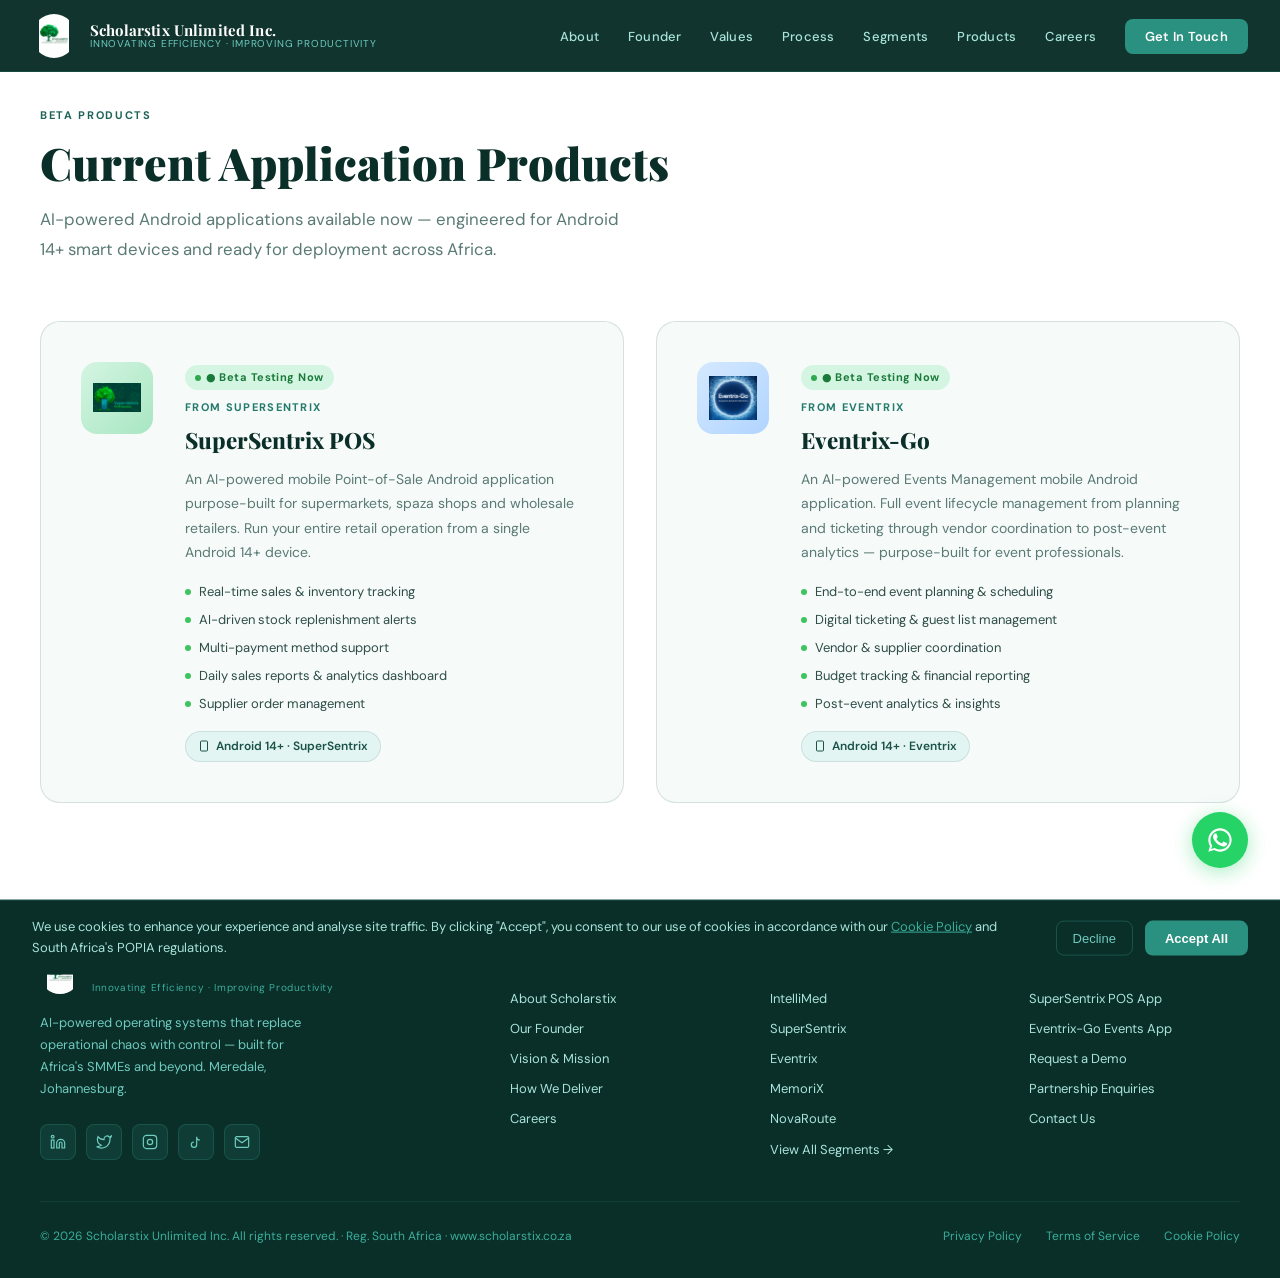
<file: products.html>
<!DOCTYPE html>
<html lang="en">
<head>
<meta charset="UTF-8"/>
<meta name="viewport" content="width=device-width, initial-scale=1.0"/>
<title>Scholarstix | Beta Products – AI-Powered Android Apps</title>
<meta name="description" content="Explore SuperSentrix POS and Eventrix-Go – our AI-powered Android apps for retail and events management. Beta testing now."/>
<link rel="canonical" href="https://www.scholarstix.co.za/products.html"/>
<link rel="icon" type="image/png" href="scholarstix.png"/>
<link rel="preconnect" href="https://fonts.googleapis.com">
<link rel="preconnect" href="https://fonts.gstatic.com" crossorigin>
<link href="https://fonts.googleapis.com/css2?family=Playfair+Display:wght@400;700;900&family=DM+Sans:wght@300;400;500;600&display=swap" rel="stylesheet"/>
<link rel="stylesheet" href="styles.css">
</head>
<body>

<div id="scroll-progress"></div>
<div id="cookie-banner">
  <div class="cookie-text">
    We use cookies to enhance your experience and analyse site traffic. By clicking "Accept", you consent to our use of cookies in accordance with our <a href="cookie.html" style="color:var(--teal-300);text-decoration:underline;">Cookie Policy</a> and South Africa's POPIA regulations.
  </div>
  <div class="cookie-actions">
    <button class="btn-cookie-decline" onclick="dismissCookie()">Decline</button>
    <button class="btn-cookie-accept" onclick="acceptCookie()">Accept All</button>
  </div>
</div>

<nav>
  <a href="index.html" class="nav-brand">
    <div class="nav-logo-circle"><img src="scholarstix.png" alt="Scholarstix Unlimited Inc. logo"></div>
    <div class="nav-brand-text">
      <span class="nav-brand-name">Scholarstix Unlimited Inc.</span>
      <span class="nav-brand-tag">Innovating Efficiency · Improving Productivity</span>
    </div>
  </a>
  <ul class="nav-links" id="nav-links">
    <li><a href="about.html">About</a></li>
    <li><a href="founder.html">Founder</a></li>
    <li><a href="values.html">Values</a></li>
    <li><a href="process.html">Process</a></li>
    <li><a href="segments.html">Segments</a></li>
    <li><a href="products.html">Products</a></li>
    <li><a href="careers.html">Careers</a></li>
    <li><a href="contact.html" class="nav-cta">Get In Touch</a></li>
  </ul>
  <button class="nav-hamburger" onclick="toggleMenu()" aria-label="Toggle navigation">
    <span></span><span></span><span></span>
  </button>
</nav>

<!-- PRODUCTS SECTION -->
<section id="products">
  <div class="container">
    <div class="section-header fade-in">
      <div class="section-eyebrow">Beta Products</div>
      <h2 class="section-title">Current Application Products</h2>
      <p class="section-sub">AI-powered Android applications available now — engineered for Android 14+ smart devices and ready for deployment across Africa.</p>
    </div>
    <div class="products-grid">
      <div class="product-card fade-in">
        <div class="product-icon-wrap green"><img src="supersentrix-logo.png" alt="SuperSentrix logo" loading="lazy"></div>
        <div>
          <div class="product-badge-live">● Beta Testing Now</div>
          <div class="product-segment">From SuperSentrix</div>
          <div class="product-name">SuperSentrix POS</div>
          <div class="product-desc">An AI-powered mobile Point-of-Sale Android application purpose-built for supermarkets, spaza shops and wholesale retailers. Run your entire retail operation from a single Android 14+ device.</div>
          <div class="product-features"><div class="product-feature-item">Real-time sales & inventory tracking</div><div class="product-feature-item">AI-driven stock replenishment alerts</div><div class="product-feature-item">Multi-payment method support</div><div class="product-feature-item">Daily sales reports & analytics dashboard</div><div class="product-feature-item">Supplier order management</div></div>
          <span class="product-tag"><svg width="12" height="12" viewBox="0 0 24 24" fill="none" stroke="currentColor" stroke-width="2"><rect x="5" y="2" width="14" height="20" rx="2"/><line x1="12" y1="18" x2="12.01" y2="18"/></svg>Android 14+ · SuperSentrix</span>
        </div>
      </div>
      <div class="product-card fade-in">
        <div class="product-icon-wrap blue"><img src="eventrixgo-logo.png" alt="Eventrix-Go logo" loading="lazy"></div>
        <div>
          <div class="product-badge-live">● Beta Testing Now</div>
          <div class="product-segment">From Eventrix</div>
          <div class="product-name">Eventrix-Go</div>
          <div class="product-desc">An AI-powered Events Management mobile Android application. Full event lifecycle management from planning and ticketing through vendor coordination to post-event analytics — purpose-built for event professionals.</div>
          <div class="product-features"><div class="product-feature-item">End-to-end event planning & scheduling</div><div class="product-feature-item">Digital ticketing & guest list management</div><div class="product-feature-item">Vendor & supplier coordination</div><div class="product-feature-item">Budget tracking & financial reporting</div><div class="product-feature-item">Post-event analytics & insights</div></div>
          <span class="product-tag"><svg width="12" height="12" viewBox="0 0 24 24" fill="none" stroke="currentColor" stroke-width="2"><rect x="5" y="2" width="14" height="20" rx="2"/><line x1="12" y1="18" x2="12.01" y2="18"/></svg>Android 14+ · Eventrix</span>
        </div>
      </div>
    </div>
  </div>
</section>

<footer>
  <div class="footer-inner">
    <div><div class="footer-logo"><div class="footer-logo-circle"><img src="scholarstix.png" alt="Scholarstix logo"></div><div><div class="footer-logo-name">Scholarstix Unlimited Inc.</div><div class="footer-logo-sub">Innovating Efficiency · Improving Productivity</div></div></div><p class="footer-tagline">AI-powered operating systems that replace operational chaos with control — built for Africa's SMMEs and beyond. Meredale, Johannesburg.</p><div class="footer-social"><a href="https://www.linkedin.com/in/teboho-moloi-scholarstix" class="social-btn" target="_blank" rel="noopener noreferrer"><svg viewBox="0 0 24 24"><path d="M16 8a6 6 0 0 1 6 6v7h-4v-7a2 2 0 0 0-2-2 2 2 0 0 0-2 2v7h-4v-7a6 6 0 0 1 6-6z"/><rect x="2" y="9" width="4" height="12"/><circle cx="4" cy="4" r="2"/></svg></a><a href="https://x.com/ScholarstixU" class="social-btn" target="_blank" rel="noopener noreferrer"><svg viewBox="0 0 24 24"><path d="M23 3a10.9 10.9 0 0 1-3.14 1.53 4.48 4.48 0 0 0-7.86 3v1A10.66 10.66 0 0 1 3 4s-4 9 5 13a11.64 11.64 0 0 1-7 2c9 5 20 0 20-11.5a4.5 4.5 0 0 0-.08-.83A7.72 7.72 0 0 0 23 3z"/></svg></a><a href="https://www.instagram.com/scholarstix_unlimitedinc/" class="social-btn" target="_blank" rel="noopener noreferrer"><svg viewBox="0 0 24 24"><rect x="2" y="2" width="20" height="20" rx="5" ry="5"/><circle cx="12" cy="12" r="4"/><line x1="17.5" y1="6.5" x2="17.51" y2="6.5"/></svg></a><a href="https://www.tiktok.com/@scholarstixunlimitedinc" class="social-btn" target="_blank" rel="noopener noreferrer"><svg viewBox="0 0 24 24"><path d="M9 12a4 4 0 1 0 4 4V4a5 5 0 0 0 5 5"/></svg></a><a href="mailto:info@scholarstix.co.za" class="social-btn"><svg viewBox="0 0 24 24"><path d="M4 4h16c1.1 0 2 .9 2 2v12c0 1.1-.9 2-2 2H4c-1.1 0-2-.9-2-2V6c0-1.1.9-2 2-2z"/><polyline points="22,6 12,13 2,6"/></svg></a></div></div>
    <div><div class="footer-col-title">Company</div><div class="footer-links"><a href="about.html">About Scholarstix</a><a href="founder.html">Our Founder</a><a href="values.html">Vision & Mission</a><a href="process.html">How We Deliver</a><a href="careers.html">Careers</a></div></div>
    <div><div class="footer-col-title">Solutions</div><div class="footer-links"><span onclick="openSegmentModal('intellimed')">IntelliMed</span><span onclick="openSegmentModal('supersentrix')">SuperSentrix</span><span onclick="openSegmentModal('eventrix')">Eventrix</span><span onclick="openSegmentModal('memorix')">MemoriX</span><span onclick="openSegmentModal('novaroute')">NovaRoute</span><a href="segments.html">View All Segments →</a></div></div>
    <div><div class="footer-col-title">Products</div><div class="footer-links"><a href="products.html">SuperSentrix POS App</a><a href="products.html">Eventrix-Go Events App</a><a href="contact.html">Request a Demo</a><a href="contact.html">Partnership Enquiries</a><a href="contact.html">Contact Us</a></div></div>
  </div>
  <div class="footer-bottom"><div class="footer-bottom-text">© 2026 Scholarstix Unlimited Inc. All rights reserved. · Reg. South Africa · www.scholarstix.co.za</div><div class="footer-bottom-links"><a href="privacy.html">Privacy Policy</a><a href="terms.html">Terms of Service</a><a href="cookie.html">Cookie Policy</a></div></div>
</footer>

<a id="whatsapp-btn" href="https://wa.me/+27605693546?text=Hi%20Scholarstix%2C%20I%20would%20like%20to%20learn%20more%20about%20your%20solutions" target="_blank" rel="noopener noreferrer"><div class="whatsapp-tooltip">Chat with us on WhatsApp</div><svg viewBox="0 0 24 24"><path d="M17.472 14.382c-.297-.149-1.758-.867-2.03-.967-.273-.099-.471-.148-.67.15-.197.297-.767.966-.94 1.164-.173.199-.347.223-.644.075-.297-.15-1.255-.463-2.39-1.475-.883-.788-1.48-1.761-1.653-2.059-.173-.297-.018-.458.13-.606.134-.133.298-.347.446-.52.149-.174.198-.298.298-.497.099-.198.05-.371-.025-.52-.075-.149-.669-1.612-.916-2.207-.242-.579-.487-.5-.669-.51-.173-.008-.371-.01-.57-.01-.198 0-.52.074-.792.372-.272.297-1.04 1.016-1.04 2.479 0 1.462 1.065 2.875 1.213 3.074.149.198 2.096 3.2 5.077 4.487.709.306 1.262.489 1.694.625.712.227 1.36.195 1.871.118.571-.085 1.758-.719 2.006-1.413.248-.694.248-1.289.173-1.413-.074-.124-.272-.198-.57-.347z"/><path d="M11.999 2C6.477 2 2 6.477 2 12c0 1.89.525 3.659 1.435 5.18L2 22l4.945-1.397A9.945 9.945 0 0 0 12 22c5.523 0 10-4.477 10-10S17.522 2 12 2zm0 18.182a8.169 8.169 0 0 1-4.169-1.144l-.299-.178-3.09.874.874-3.025-.195-.31A8.155 8.155 0 0 1 3.818 12C3.818 7.48 7.48 3.818 12 3.818S20.182 7.48 20.182 12 16.52 20.182 12 20.182z"/></svg></a>
<button id="back-to-top" onclick="window.scrollTo({top:0,behavior:'smooth'})" aria-label="Back to top"><svg viewBox="0 0 24 24"><polyline points="18 15 12 9 6 15"/></svg></button>

<!-- SEGMENT MODAL -->
<div class="modal-overlay" id="segment-modal" onclick="closeModalOutside(event,'segment-modal')"><div class="modal-box" id="segment-modal-box"><div class="modal-close"><button class="modal-close-btn" onclick="closeModal('segment-modal')"><svg viewBox="0 0 24 24"><line x1="18" y1="6" x2="6" y2="18"/><line x1="6" y1="6" x2="18" y2="18"/></svg></button></div><div class="modal-header"><div class="modal-header-inner"><div class="modal-icon" id="seg-modal-icon"></div><div><div class="modal-industry-badge" id="seg-modal-industry"></div><div class="modal-brand-name" id="seg-modal-brand"></div><div class="modal-tagline" id="seg-modal-tagline"></div><div class="modal-status" id="seg-modal-status"></div></div></div></div><div class="modal-body"><div class="modal-section-label">Overview</div><div class="modal-overview" id="seg-modal-overview"></div><div class="modal-section-label">Key Features</div><div class="modal-features" id="seg-modal-features"></div><div class="modal-divider"></div><div class="modal-meta-row" id="seg-modal-meta"></div><div class="modal-cta"><a href="contact.html" class="modal-btn-primary" onclick="closeModal('segment-modal')">Request a Demo</a><a href="contact.html" class="modal-btn-outline" onclick="closeModal('segment-modal')">Get In Touch</a></div></div></div></div>

<script src="script.js"></script>
</body>
</html>
</file>
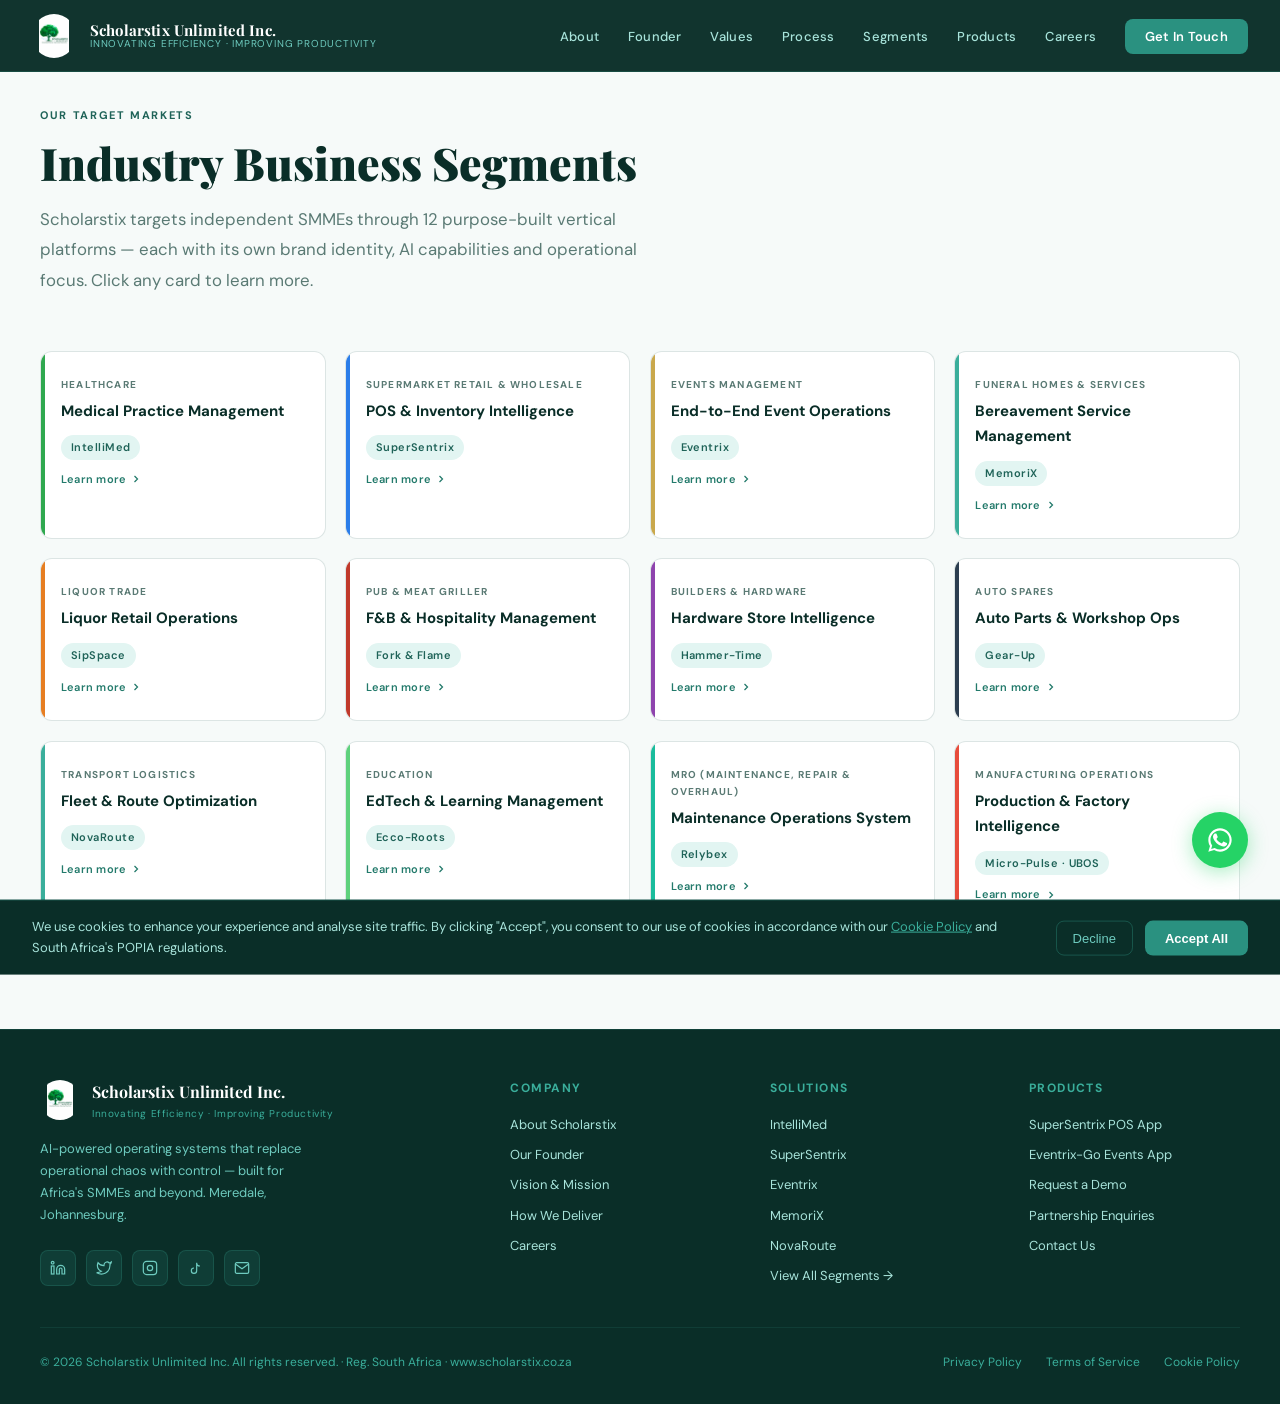
<file: segments.html>
<!DOCTYPE html>
<html lang="en">
<head>
<meta charset="UTF-8"/>
<meta name="viewport" content="width=device-width, initial-scale=1.0"/>
<title>Scholarstix | 12 Industry Segments – AI-Powered SMME Solutions</title>
<meta name="description" content="Explore our 12 purpose-built AI platforms for African SMMEs: Healthcare, Retail, Events, Funeral, Logistics, Education, Manufacturing, and more."/>
<link rel="canonical" href="https://www.scholarstix.co.za/segments.html"/>
<link rel="icon" type="image/png" href="scholarstix.png"/>
<link rel="preconnect" href="https://fonts.googleapis.com">
<link rel="preconnect" href="https://fonts.gstatic.com" crossorigin>
<link href="https://fonts.googleapis.com/css2?family=Playfair+Display:wght@400;700;900&family=DM+Sans:wght@300;400;500;600&display=swap" rel="stylesheet"/>
<link rel="stylesheet" href="styles.css">
</head>
<body>

<div id="scroll-progress"></div>
<div id="cookie-banner">
  <div class="cookie-text">
    We use cookies to enhance your experience and analyse site traffic. By clicking "Accept", you consent to our use of cookies in accordance with our <a href="cookie.html" style="color:var(--teal-300);text-decoration:underline;">Cookie Policy</a> and South Africa's POPIA regulations.
  </div>
  <div class="cookie-actions">
    <button class="btn-cookie-decline" onclick="dismissCookie()">Decline</button>
    <button class="btn-cookie-accept" onclick="acceptCookie()">Accept All</button>
  </div>
</div>

<nav>
  <a href="index.html" class="nav-brand">
    <div class="nav-logo-circle"><img src="scholarstix.png" alt="Scholarstix Unlimited Inc. logo"></div>
    <div class="nav-brand-text">
      <span class="nav-brand-name">Scholarstix Unlimited Inc.</span>
      <span class="nav-brand-tag">Innovating Efficiency · Improving Productivity</span>
    </div>
  </a>
  <ul class="nav-links" id="nav-links">
    <li><a href="about.html">About</a></li>
    <li><a href="founder.html">Founder</a></li>
    <li><a href="values.html">Values</a></li>
    <li><a href="process.html">Process</a></li>
    <li><a href="segments.html">Segments</a></li>
    <li><a href="products.html">Products</a></li>
    <li><a href="careers.html">Careers</a></li>
    <li><a href="contact.html" class="nav-cta">Get In Touch</a></li>
  </ul>
  <button class="nav-hamburger" onclick="toggleMenu()" aria-label="Toggle navigation">
    <span></span><span></span><span></span>
  </button>
</nav>

<!-- SEGMENTS SECTION -->
<section id="segments">
  <div class="container">
    <div class="section-header fade-in">
      <div class="section-eyebrow">Our Target Markets</div>
      <h2 class="section-title">Industry Business Segments</h2>
      <p class="section-sub">Scholarstix targets independent SMMEs through 12 purpose-built vertical platforms — each with its own brand identity, AI capabilities and operational focus. Click any card to learn more.</p>
    </div>
    <div class="segments-grid">
      <div class="seg-card fade-in" onclick="openSegmentModal('intellimed')"><div class="seg-card-accent" style="background:#2fa84f"></div><div class="seg-card-industry">Healthcare</div><div class="seg-card-name">Medical Practice Management</div><div class="seg-card-brand">IntelliMed</div><div class="seg-card-cta">Learn more <svg viewBox="0 0 24 24"><polyline points="9 18 15 12 9 6"/></svg></div></div>
      <div class="seg-card fade-in" onclick="openSegmentModal('supersentrix')"><div class="seg-card-accent" style="background:#2b7de9"></div><div class="seg-card-industry">Supermarket Retail & Wholesale</div><div class="seg-card-name">POS & Inventory Intelligence</div><div class="seg-card-brand">SuperSentrix</div><div class="seg-card-cta">Learn more <svg viewBox="0 0 24 24"><polyline points="9 18 15 12 9 6"/></svg></div></div>
      <div class="seg-card fade-in" onclick="openSegmentModal('eventrix')"><div class="seg-card-accent" style="background:#c9a84c"></div><div class="seg-card-industry">Events Management</div><div class="seg-card-name">End-to-End Event Operations</div><div class="seg-card-brand">Eventrix</div><div class="seg-card-cta">Learn more <svg viewBox="0 0 24 24"><polyline points="9 18 15 12 9 6"/></svg></div></div>
      <div class="seg-card fade-in" onclick="openSegmentModal('memorix')"><div class="seg-card-accent" style="background:#3aae9b"></div><div class="seg-card-industry">Funeral Homes & Services</div><div class="seg-card-name">Bereavement Service Management</div><div class="seg-card-brand">MemoriX</div><div class="seg-card-cta">Learn more <svg viewBox="0 0 24 24"><polyline points="9 18 15 12 9 6"/></svg></div></div>
      <div class="seg-card fade-in" onclick="openSegmentModal('sipspace')"><div class="seg-card-accent" style="background:#e67e22"></div><div class="seg-card-industry">Liquor Trade</div><div class="seg-card-name">Liquor Retail Operations</div><div class="seg-card-brand">SipSpace</div><div class="seg-card-cta">Learn more <svg viewBox="0 0 24 24"><polyline points="9 18 15 12 9 6"/></svg></div></div>
      <div class="seg-card fade-in" onclick="openSegmentModal('forkflame')"><div class="seg-card-accent" style="background:#c0392b"></div><div class="seg-card-industry">Pub & Meat Griller</div><div class="seg-card-name">F&B & Hospitality Management</div><div class="seg-card-brand">Fork & Flame</div><div class="seg-card-cta">Learn more <svg viewBox="0 0 24 24"><polyline points="9 18 15 12 9 6"/></svg></div></div>
      <div class="seg-card fade-in" onclick="openSegmentModal('hammertime')"><div class="seg-card-accent" style="background:#8e44ad"></div><div class="seg-card-industry">Builders & Hardware</div><div class="seg-card-name">Hardware Store Intelligence</div><div class="seg-card-brand">Hammer-Time</div><div class="seg-card-cta">Learn more <svg viewBox="0 0 24 24"><polyline points="9 18 15 12 9 6"/></svg></div></div>
      <div class="seg-card fade-in" onclick="openSegmentModal('gearup')"><div class="seg-card-accent" style="background:#2c3e50"></div><div class="seg-card-industry">Auto Spares</div><div class="seg-card-name">Auto Parts & Workshop Ops</div><div class="seg-card-brand">Gear-Up</div><div class="seg-card-cta">Learn more <svg viewBox="0 0 24 24"><polyline points="9 18 15 12 9 6"/></svg></div></div>
      <div class="seg-card fade-in" onclick="openSegmentModal('novaroute')"><div class="seg-card-accent" style="background:#3aae9b"></div><div class="seg-card-industry">Transport Logistics</div><div class="seg-card-name">Fleet & Route Optimization</div><div class="seg-card-brand">NovaRoute</div><div class="seg-card-cta">Learn more <svg viewBox="0 0 24 24"><polyline points="9 18 15 12 9 6"/></svg></div></div>
      <div class="seg-card fade-in" onclick="openSegmentModal('eccoroots')"><div class="seg-card-accent" style="background:#5ed17c"></div><div class="seg-card-industry">Education</div><div class="seg-card-name">EdTech & Learning Management</div><div class="seg-card-brand">Ecco-Roots</div><div class="seg-card-cta">Learn more <svg viewBox="0 0 24 24"><polyline points="9 18 15 12 9 6"/></svg></div></div>
      <div class="seg-card fade-in" onclick="openSegmentModal('relybex')"><div class="seg-card-accent" style="background:#1abc9c"></div><div class="seg-card-industry">MRO (Maintenance, Repair & Overhaul)</div><div class="seg-card-name">Maintenance Operations System</div><div class="seg-card-brand">Relybex</div><div class="seg-card-cta">Learn more <svg viewBox="0 0 24 24"><polyline points="9 18 15 12 9 6"/></svg></div></div>
      <div class="seg-card fade-in" onclick="openSegmentModal('micropulse')"><div class="seg-card-accent" style="background:#e74c3c"></div><div class="seg-card-industry">Manufacturing Operations</div><div class="seg-card-name">Production & Factory Intelligence</div><div class="seg-card-brand">Micro-Pulse · UBOS</div><div class="seg-card-cta">Learn more <svg viewBox="0 0 24 24"><polyline points="9 18 15 12 9 6"/></svg></div></div>
    </div>
  </div>
</section>

<footer>
  <!-- same footer as index.html (copy) -->
  <div class="footer-inner">
    <div><div class="footer-logo"><div class="footer-logo-circle"><img src="scholarstix.png" alt="Scholarstix logo"></div><div><div class="footer-logo-name">Scholarstix Unlimited Inc.</div><div class="footer-logo-sub">Innovating Efficiency · Improving Productivity</div></div></div><p class="footer-tagline">AI-powered operating systems that replace operational chaos with control — built for Africa's SMMEs and beyond. Meredale, Johannesburg.</p><div class="footer-social"><a href="https://www.linkedin.com/in/teboho-moloi-scholarstix" class="social-btn" target="_blank" rel="noopener noreferrer"><svg viewBox="0 0 24 24"><path d="M16 8a6 6 0 0 1 6 6v7h-4v-7a2 2 0 0 0-2-2 2 2 0 0 0-2 2v7h-4v-7a6 6 0 0 1 6-6z"/><rect x="2" y="9" width="4" height="12"/><circle cx="4" cy="4" r="2"/></svg></a><a href="https://x.com/ScholarstixU" class="social-btn" target="_blank" rel="noopener noreferrer"><svg viewBox="0 0 24 24"><path d="M23 3a10.9 10.9 0 0 1-3.14 1.53 4.48 4.48 0 0 0-7.86 3v1A10.66 10.66 0 0 1 3 4s-4 9 5 13a11.64 11.64 0 0 1-7 2c9 5 20 0 20-11.5a4.5 4.5 0 0 0-.08-.83A7.72 7.72 0 0 0 23 3z"/></svg></a><a href="https://www.instagram.com/scholarstix_unlimitedinc/" class="social-btn" target="_blank" rel="noopener noreferrer"><svg viewBox="0 0 24 24"><rect x="2" y="2" width="20" height="20" rx="5" ry="5"/><circle cx="12" cy="12" r="4"/><line x1="17.5" y1="6.5" x2="17.51" y2="6.5"/></svg></a><a href="https://www.tiktok.com/@scholarstixunlimitedinc" class="social-btn" target="_blank" rel="noopener noreferrer"><svg viewBox="0 0 24 24"><path d="M9 12a4 4 0 1 0 4 4V4a5 5 0 0 0 5 5"/></svg></a><a href="mailto:info@scholarstix.co.za" class="social-btn"><svg viewBox="0 0 24 24"><path d="M4 4h16c1.1 0 2 .9 2 2v12c0 1.1-.9 2-2 2H4c-1.1 0-2-.9-2-2V6c0-1.1.9-2 2-2z"/><polyline points="22,6 12,13 2,6"/></svg></a></div></div>
    <div><div class="footer-col-title">Company</div><div class="footer-links"><a href="about.html">About Scholarstix</a><a href="founder.html">Our Founder</a><a href="values.html">Vision & Mission</a><a href="process.html">How We Deliver</a><a href="careers.html">Careers</a></div></div>
    <div><div class="footer-col-title">Solutions</div><div class="footer-links"><span onclick="openSegmentModal('intellimed')">IntelliMed</span><span onclick="openSegmentModal('supersentrix')">SuperSentrix</span><span onclick="openSegmentModal('eventrix')">Eventrix</span><span onclick="openSegmentModal('memorix')">MemoriX</span><span onclick="openSegmentModal('novaroute')">NovaRoute</span><a href="segments.html">View All Segments →</a></div></div>
    <div><div class="footer-col-title">Products</div><div class="footer-links"><a href="products.html">SuperSentrix POS App</a><a href="products.html">Eventrix-Go Events App</a><a href="contact.html">Request a Demo</a><a href="contact.html">Partnership Enquiries</a><a href="contact.html">Contact Us</a></div></div>
  </div>
  <div class="footer-bottom"><div class="footer-bottom-text">© 2026 Scholarstix Unlimited Inc. All rights reserved. · Reg. South Africa · www.scholarstix.co.za</div><div class="footer-bottom-links"><a href="privacy.html">Privacy Policy</a><a href="terms.html">Terms of Service</a><a href="cookie.html">Cookie Policy</a></div></div>
</footer>

<a id="whatsapp-btn" href="https://wa.me/+27605693546?text=Hi%20Scholarstix%2C%20I%20would%20like%20to%20learn%20more%20about%20your%20solutions" target="_blank" rel="noopener noreferrer"><div class="whatsapp-tooltip">Chat with us on WhatsApp</div><svg viewBox="0 0 24 24"><path d="M17.472 14.382c-.297-.149-1.758-.867-2.03-.967-.273-.099-.471-.148-.67.15-.197.297-.767.966-.94 1.164-.173.199-.347.223-.644.075-.297-.15-1.255-.463-2.39-1.475-.883-.788-1.48-1.761-1.653-2.059-.173-.297-.018-.458.13-.606.134-.133.298-.347.446-.52.149-.174.198-.298.298-.497.099-.198.05-.371-.025-.52-.075-.149-.669-1.612-.916-2.207-.242-.579-.487-.5-.669-.51-.173-.008-.371-.01-.57-.01-.198 0-.52.074-.792.372-.272.297-1.04 1.016-1.04 2.479 0 1.462 1.065 2.875 1.213 3.074.149.198 2.096 3.2 5.077 4.487.709.306 1.262.489 1.694.625.712.227 1.36.195 1.871.118.571-.085 1.758-.719 2.006-1.413.248-.694.248-1.289.173-1.413-.074-.124-.272-.198-.57-.347z"/><path d="M11.999 2C6.477 2 2 6.477 2 12c0 1.89.525 3.659 1.435 5.18L2 22l4.945-1.397A9.945 9.945 0 0 0 12 22c5.523 0 10-4.477 10-10S17.522 2 12 2zm0 18.182a8.169 8.169 0 0 1-4.169-1.144l-.299-.178-3.09.874.874-3.025-.195-.31A8.155 8.155 0 0 1 3.818 12C3.818 7.48 7.48 3.818 12 3.818S20.182 7.48 20.182 12 16.52 20.182 12 20.182z"/></svg></a>
<button id="back-to-top" onclick="window.scrollTo({top:0,behavior:'smooth'})" aria-label="Back to top"><svg viewBox="0 0 24 24"><polyline points="18 15 12 9 6 15"/></svg></button>

<!-- SEGMENT MODAL -->
<div class="modal-overlay" id="segment-modal" onclick="closeModalOutside(event,'segment-modal')"><div class="modal-box" id="segment-modal-box"><div class="modal-close"><button class="modal-close-btn" onclick="closeModal('segment-modal')"><svg viewBox="0 0 24 24"><line x1="18" y1="6" x2="6" y2="18"/><line x1="6" y1="6" x2="18" y2="18"/></svg></button></div><div class="modal-header"><div class="modal-header-inner"><div class="modal-icon" id="seg-modal-icon"></div><div><div class="modal-industry-badge" id="seg-modal-industry"></div><div class="modal-brand-name" id="seg-modal-brand"></div><div class="modal-tagline" id="seg-modal-tagline"></div><div class="modal-status" id="seg-modal-status"></div></div></div></div><div class="modal-body"><div class="modal-section-label">Overview</div><div class="modal-overview" id="seg-modal-overview"></div><div class="modal-section-label">Key Features</div><div class="modal-features" id="seg-modal-features"></div><div class="modal-divider"></div><div class="modal-meta-row" id="seg-modal-meta"></div><div class="modal-cta"><a href="contact.html" class="modal-btn-primary" onclick="closeModal('segment-modal')">Request a Demo</a><a href="contact.html" class="modal-btn-outline" onclick="closeModal('segment-modal')">Get In Touch</a></div></div></div></div>

<script src="script.js"></script>
</body>
</html>
</file>
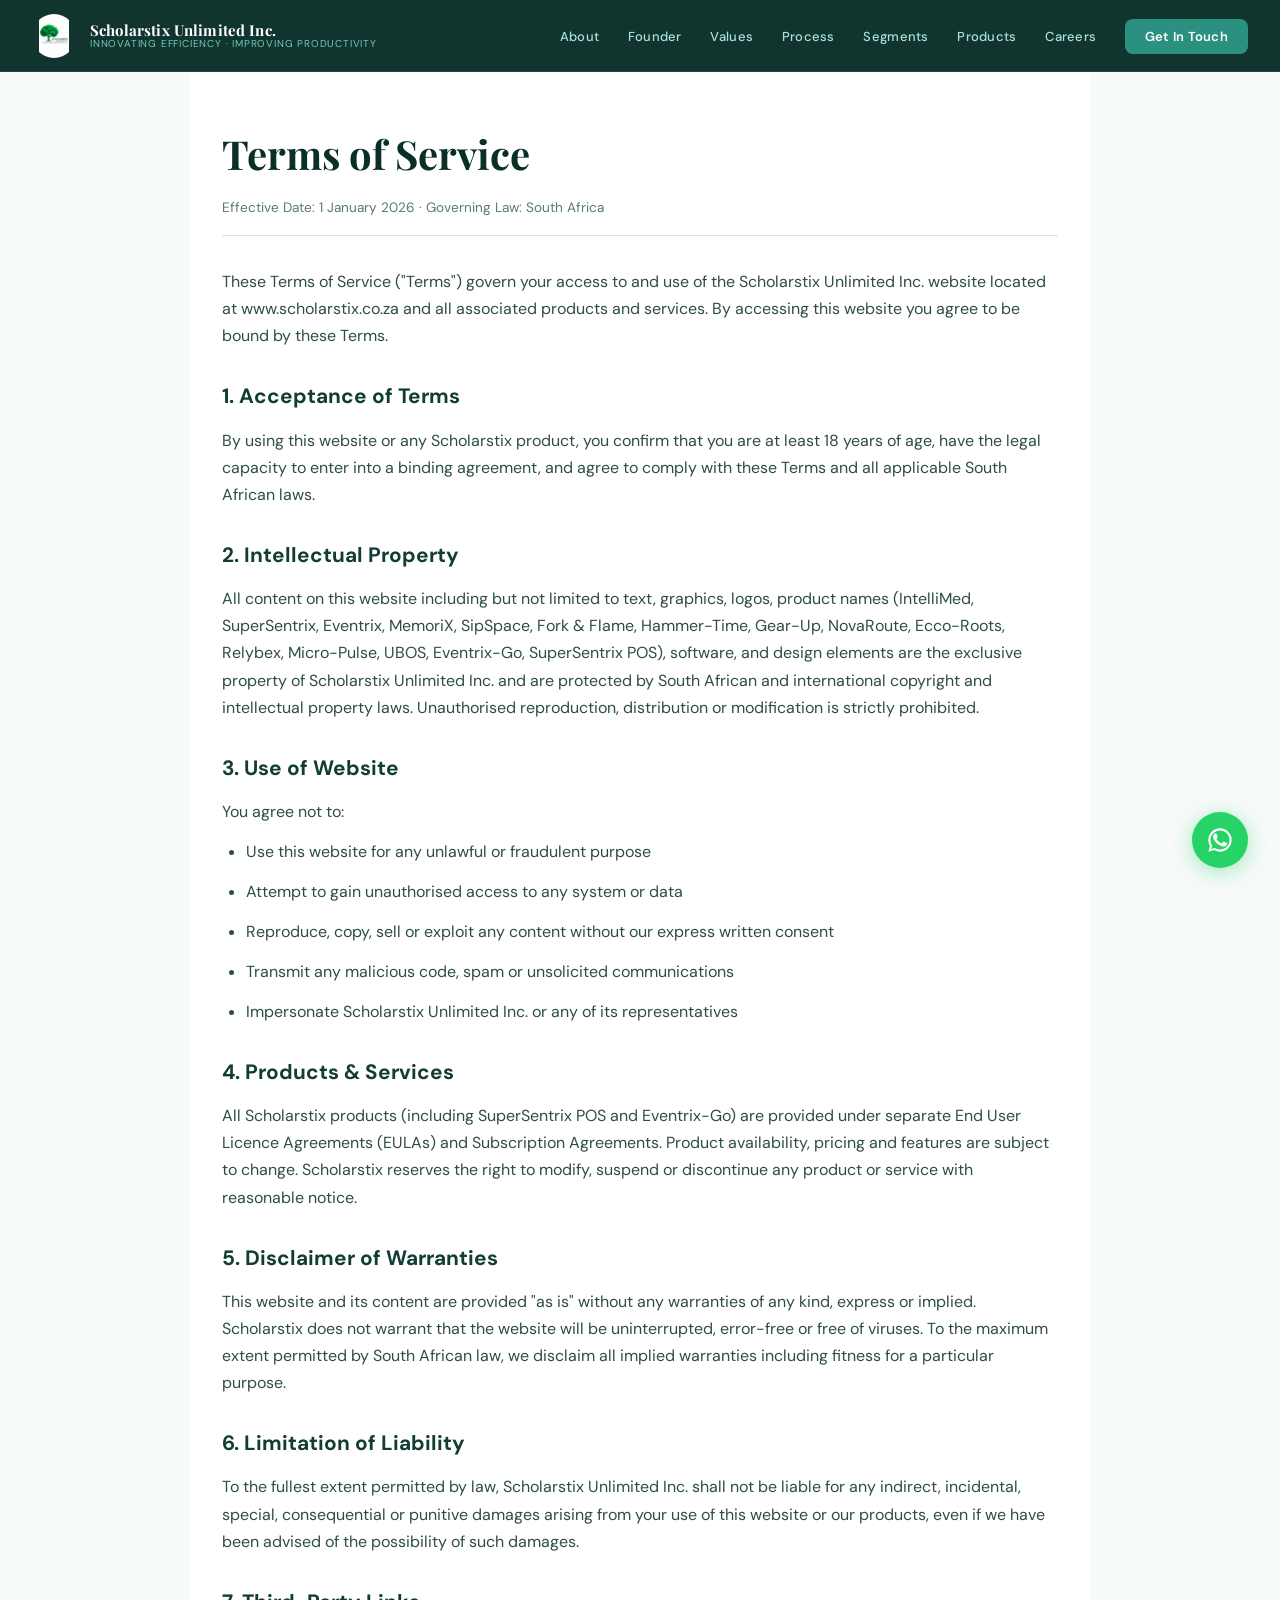
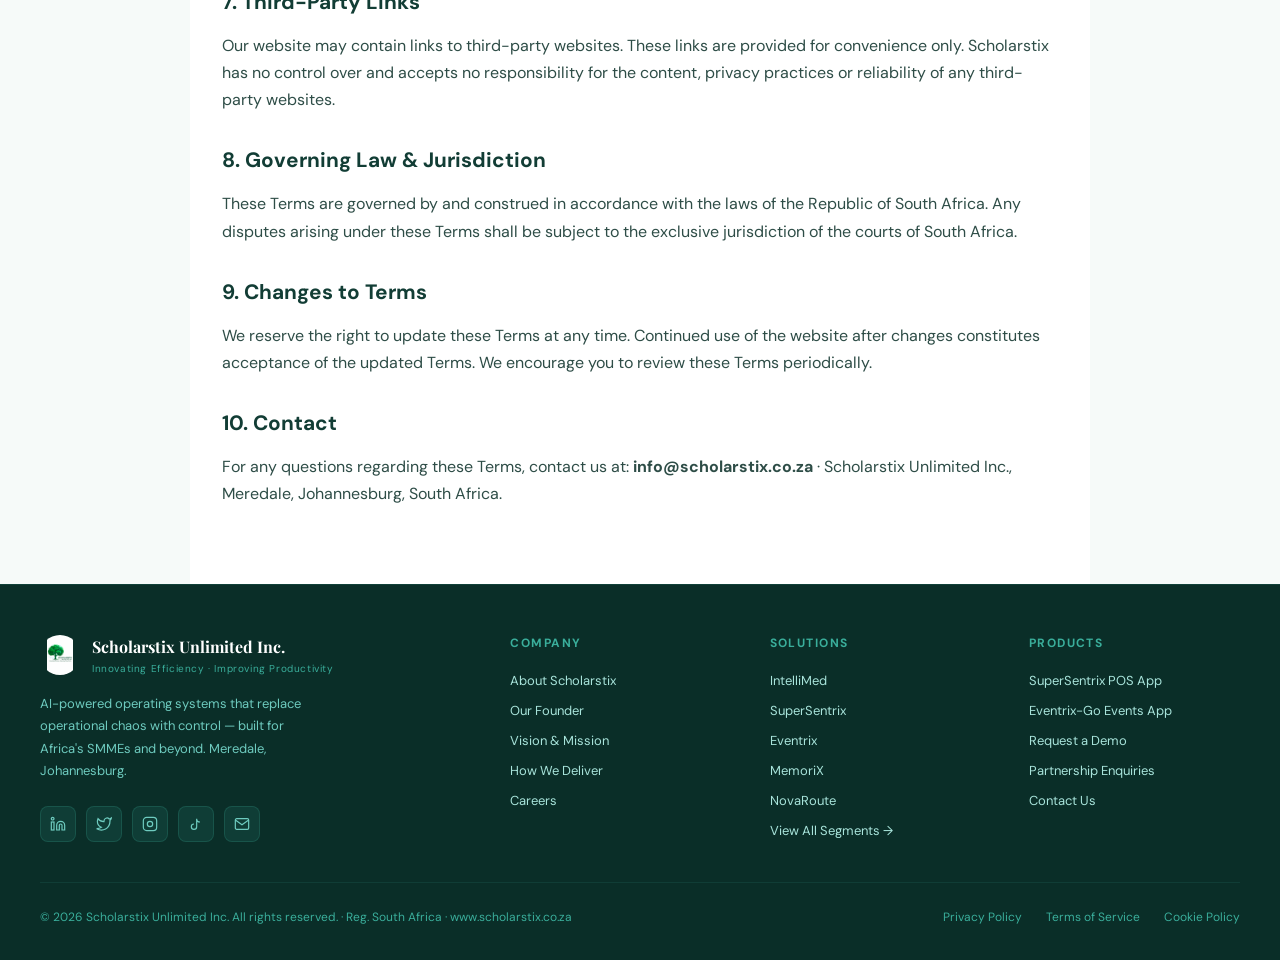
<file: terms.html>
<!DOCTYPE html>
<html lang="en">
<head>
<meta charset="UTF-8"/>
<meta name="viewport" content="width=device-width, initial-scale=1.0"/>
<title>Scholarstix | Terms of Service</title>
<meta name="description" content="Terms of Service for Scholarstix Unlimited Inc. – governing your use of our website and products. Governed by South African law."/>
<link rel="canonical" href="https://www.scholarstix.co.za/terms.html"/>
<link rel="icon" type="image/png" href="scholarstix.png"/>
<link rel="preconnect" href="https://fonts.googleapis.com">
<link rel="preconnect" href="https://fonts.gstatic.com" crossorigin>
<link href="https://fonts.googleapis.com/css2?family=Playfair+Display:wght@400;700;900&family=DM+Sans:wght@300;400;500;600&display=swap" rel="stylesheet"/>
<link rel="stylesheet" href="styles.css">
<style>
  .legal-page { padding: 120px 2rem 4rem; max-width: 900px; margin: 0 auto; background: #fff; }
  .legal-page h1 { font-family: var(--font-display); font-size: 2.5rem; color: var(--teal-900); margin-bottom: 0.5rem; }
  .legal-page .effective { font-size: 0.85rem; color: var(--text-muted); margin-bottom: 2rem; border-bottom: 1px solid var(--border); padding-bottom: 1rem; }
  .legal-page h2 { font-size: 1.3rem; color: var(--teal-800); margin: 1.8rem 0 0.8rem; }
  .legal-page p, .legal-page li { font-size: 1rem; line-height: 1.7; color: var(--text-mid); margin-bottom: 0.8rem; }
  .legal-page ul { margin-left: 1.5rem; margin-bottom: 1rem; }
</style>
</head>
<body>

<div id="scroll-progress"></div>

<nav>
  <a href="index.html" class="nav-brand">
    <div class="nav-logo-circle"><img src="scholarstix.png" alt="Scholarstix Unlimited Inc. logo"></div>
    <div class="nav-brand-text">
      <span class="nav-brand-name">Scholarstix Unlimited Inc.</span>
      <span class="nav-brand-tag">Innovating Efficiency · Improving Productivity</span>
    </div>
  </a>
  <ul class="nav-links" id="nav-links">
    <li><a href="about.html">About</a></li>
    <li><a href="founder.html">Founder</a></li>
    <li><a href="values.html">Values</a></li>
    <li><a href="process.html">Process</a></li>
    <li><a href="segments.html">Segments</a></li>
    <li><a href="products.html">Products</a></li>
    <li><a href="careers.html">Careers</a></li>
    <li><a href="contact.html" class="nav-cta">Get In Touch</a></li>
  </ul>
  <button class="nav-hamburger" onclick="toggleMenu()" aria-label="Toggle navigation">
    <span></span><span></span><span></span>
  </button>
</nav>

<main class="legal-page">
  <h1>Terms of Service</h1>
  <div class="effective">Effective Date: 1 January 2026 · Governing Law: South Africa</div>
  <p>These Terms of Service ("Terms") govern your access to and use of the Scholarstix Unlimited Inc. website located at www.scholarstix.co.za and all associated products and services. By accessing this website you agree to be bound by these Terms.</p>
  
  <h2>1. Acceptance of Terms</h2>
  <p>By using this website or any Scholarstix product, you confirm that you are at least 18 years of age, have the legal capacity to enter into a binding agreement, and agree to comply with these Terms and all applicable South African laws.</p>
  
  <h2>2. Intellectual Property</h2>
  <p>All content on this website including but not limited to text, graphics, logos, product names (IntelliMed, SuperSentrix, Eventrix, MemoriX, SipSpace, Fork & Flame, Hammer-Time, Gear-Up, NovaRoute, Ecco-Roots, Relybex, Micro-Pulse, UBOS, Eventrix-Go, SuperSentrix POS), software, and design elements are the exclusive property of Scholarstix Unlimited Inc. and are protected by South African and international copyright and intellectual property laws. Unauthorised reproduction, distribution or modification is strictly prohibited.</p>
  
  <h2>3. Use of Website</h2>
  <p>You agree not to:</p>
  <ul>
    <li>Use this website for any unlawful or fraudulent purpose</li>
    <li>Attempt to gain unauthorised access to any system or data</li>
    <li>Reproduce, copy, sell or exploit any content without our express written consent</li>
    <li>Transmit any malicious code, spam or unsolicited communications</li>
    <li>Impersonate Scholarstix Unlimited Inc. or any of its representatives</li>
  </ul>
  
  <h2>4. Products & Services</h2>
  <p>All Scholarstix products (including SuperSentrix POS and Eventrix-Go) are provided under separate End User Licence Agreements (EULAs) and Subscription Agreements. Product availability, pricing and features are subject to change. Scholarstix reserves the right to modify, suspend or discontinue any product or service with reasonable notice.</p>
  
  <h2>5. Disclaimer of Warranties</h2>
  <p>This website and its content are provided "as is" without any warranties of any kind, express or implied. Scholarstix does not warrant that the website will be uninterrupted, error-free or free of viruses. To the maximum extent permitted by South African law, we disclaim all implied warranties including fitness for a particular purpose.</p>
  
  <h2>6. Limitation of Liability</h2>
  <p>To the fullest extent permitted by law, Scholarstix Unlimited Inc. shall not be liable for any indirect, incidental, special, consequential or punitive damages arising from your use of this website or our products, even if we have been advised of the possibility of such damages.</p>
  
  <h2>7. Third-Party Links</h2>
  <p>Our website may contain links to third-party websites. These links are provided for convenience only. Scholarstix has no control over and accepts no responsibility for the content, privacy practices or reliability of any third-party websites.</p>
  
  <h2>8. Governing Law & Jurisdiction</h2>
  <p>These Terms are governed by and construed in accordance with the laws of the Republic of South Africa. Any disputes arising under these Terms shall be subject to the exclusive jurisdiction of the courts of South Africa.</p>
  
  <h2>9. Changes to Terms</h2>
  <p>We reserve the right to update these Terms at any time. Continued use of the website after changes constitutes acceptance of the updated Terms. We encourage you to review these Terms periodically.</p>
  
  <h2>10. Contact</h2>
  <p>For any questions regarding these Terms, contact us at: <strong>info@scholarstix.co.za</strong> · Scholarstix Unlimited Inc., Meredale, Johannesburg, South Africa.</p>
</main>

<footer>
  <div class="footer-inner">
    <div><div class="footer-logo"><div class="footer-logo-circle"><img src="scholarstix.png" alt="Scholarstix logo"></div><div><div class="footer-logo-name">Scholarstix Unlimited Inc.</div><div class="footer-logo-sub">Innovating Efficiency · Improving Productivity</div></div></div><p class="footer-tagline">AI-powered operating systems that replace operational chaos with control — built for Africa's SMMEs and beyond. Meredale, Johannesburg.</p><div class="footer-social"><a href="https://www.linkedin.com/in/teboho-moloi-scholarstix" class="social-btn" target="_blank" rel="noopener noreferrer"><svg viewBox="0 0 24 24"><path d="M16 8a6 6 0 0 1 6 6v7h-4v-7a2 2 0 0 0-2-2 2 2 0 0 0-2 2v7h-4v-7a6 6 0 0 1 6-6z"/><rect x="2" y="9" width="4" height="12"/><circle cx="4" cy="4" r="2"/></svg></a><a href="https://x.com/ScholarstixU" class="social-btn" target="_blank" rel="noopener noreferrer"><svg viewBox="0 0 24 24"><path d="M23 3a10.9 10.9 0 0 1-3.14 1.53 4.48 4.48 0 0 0-7.86 3v1A10.66 10.66 0 0 1 3 4s-4 9 5 13a11.64 11.64 0 0 1-7 2c9 5 20 0 20-11.5a4.5 4.5 0 0 0-.08-.83A7.72 7.72 0 0 0 23 3z"/></svg></a><a href="https://www.instagram.com/scholarstix_unlimitedinc/" class="social-btn" target="_blank" rel="noopener noreferrer"><svg viewBox="0 0 24 24"><rect x="2" y="2" width="20" height="20" rx="5" ry="5"/><circle cx="12" cy="12" r="4"/><line x1="17.5" y1="6.5" x2="17.51" y2="6.5"/></svg></a><a href="https://www.tiktok.com/@scholarstixunlimitedinc" class="social-btn" target="_blank" rel="noopener noreferrer"><svg viewBox="0 0 24 24"><path d="M9 12a4 4 0 1 0 4 4V4a5 5 0 0 0 5 5"/></svg></a><a href="mailto:info@scholarstix.co.za" class="social-btn"><svg viewBox="0 0 24 24"><path d="M4 4h16c1.1 0 2 .9 2 2v12c0 1.1-.9 2-2 2H4c-1.1 0-2-.9-2-2V6c0-1.1.9-2 2-2z"/><polyline points="22,6 12,13 2,6"/></svg></a></div></div>
    <div><div class="footer-col-title">Company</div><div class="footer-links"><a href="about.html">About Scholarstix</a><a href="founder.html">Our Founder</a><a href="values.html">Vision & Mission</a><a href="process.html">How We Deliver</a><a href="careers.html">Careers</a></div></div>
    <div><div class="footer-col-title">Solutions</div><div class="footer-links"><span onclick="openSegmentModal('intellimed')">IntelliMed</span><span onclick="openSegmentModal('supersentrix')">SuperSentrix</span><span onclick="openSegmentModal('eventrix')">Eventrix</span><span onclick="openSegmentModal('memorix')">MemoriX</span><span onclick="openSegmentModal('novaroute')">NovaRoute</span><a href="segments.html">View All Segments →</a></div></div>
    <div><div class="footer-col-title">Products</div><div class="footer-links"><a href="products.html">SuperSentrix POS App</a><a href="products.html">Eventrix-Go Events App</a><a href="contact.html">Request a Demo</a><a href="contact.html">Partnership Enquiries</a><a href="contact.html">Contact Us</a></div></div>
  </div>
  <div class="footer-bottom"><div class="footer-bottom-text">© 2026 Scholarstix Unlimited Inc. All rights reserved. · Reg. South Africa · www.scholarstix.co.za</div><div class="footer-bottom-links"><a href="privacy.html">Privacy Policy</a><a href="terms.html">Terms of Service</a><a href="cookie.html">Cookie Policy</a></div></div>
</footer>

<a id="whatsapp-btn" href="https://wa.me/+27605693546?text=Hi%20Scholarstix%2C%20I%20would%20like%20to%20learn%20more%20about%20your%20solutions" target="_blank" rel="noopener noreferrer"><div class="whatsapp-tooltip">Chat with us on WhatsApp</div><svg viewBox="0 0 24 24"><path d="M17.472 14.382c-.297-.149-1.758-.867-2.03-.967-.273-.099-.471-.148-.67.15-.197.297-.767.966-.94 1.164-.173.199-.347.223-.644.075-.297-.15-1.255-.463-2.39-1.475-.883-.788-1.48-1.761-1.653-2.059-.173-.297-.018-.458.13-.606.134-.133.298-.347.446-.52.149-.174.198-.298.298-.497.099-.198.05-.371-.025-.52-.075-.149-.669-1.612-.916-2.207-.242-.579-.487-.5-.669-.51-.173-.008-.371-.01-.57-.01-.198 0-.52.074-.792.372-.272.297-1.04 1.016-1.04 2.479 0 1.462 1.065 2.875 1.213 3.074.149.198 2.096 3.2 5.077 4.487.709.306 1.262.489 1.694.625.712.227 1.36.195 1.871.118.571-.085 1.758-.719 2.006-1.413.248-.694.248-1.289.173-1.413-.074-.124-.272-.198-.57-.347z"/><path d="M11.999 2C6.477 2 2 6.477 2 12c0 1.89.525 3.659 1.435 5.18L2 22l4.945-1.397A9.945 9.945 0 0 0 12 22c5.523 0 10-4.477 10-10S17.522 2 12 2zm0 18.182a8.169 8.169 0 0 1-4.169-1.144l-.299-.178-3.09.874.874-3.025-.195-.31A8.155 8.155 0 0 1 3.818 12C3.818 7.48 7.48 3.818 12 3.818S20.182 7.48 20.182 12 16.52 20.182 12 20.182z"/></svg></a>
<button id="back-to-top" onclick="window.scrollTo({top:0,behavior:'smooth'})" aria-label="Back to top"><svg viewBox="0 0 24 24"><polyline points="18 15 12 9 6 15"/></svg></button>

<script src="script.js"></script>
</body>
</html>
</file>
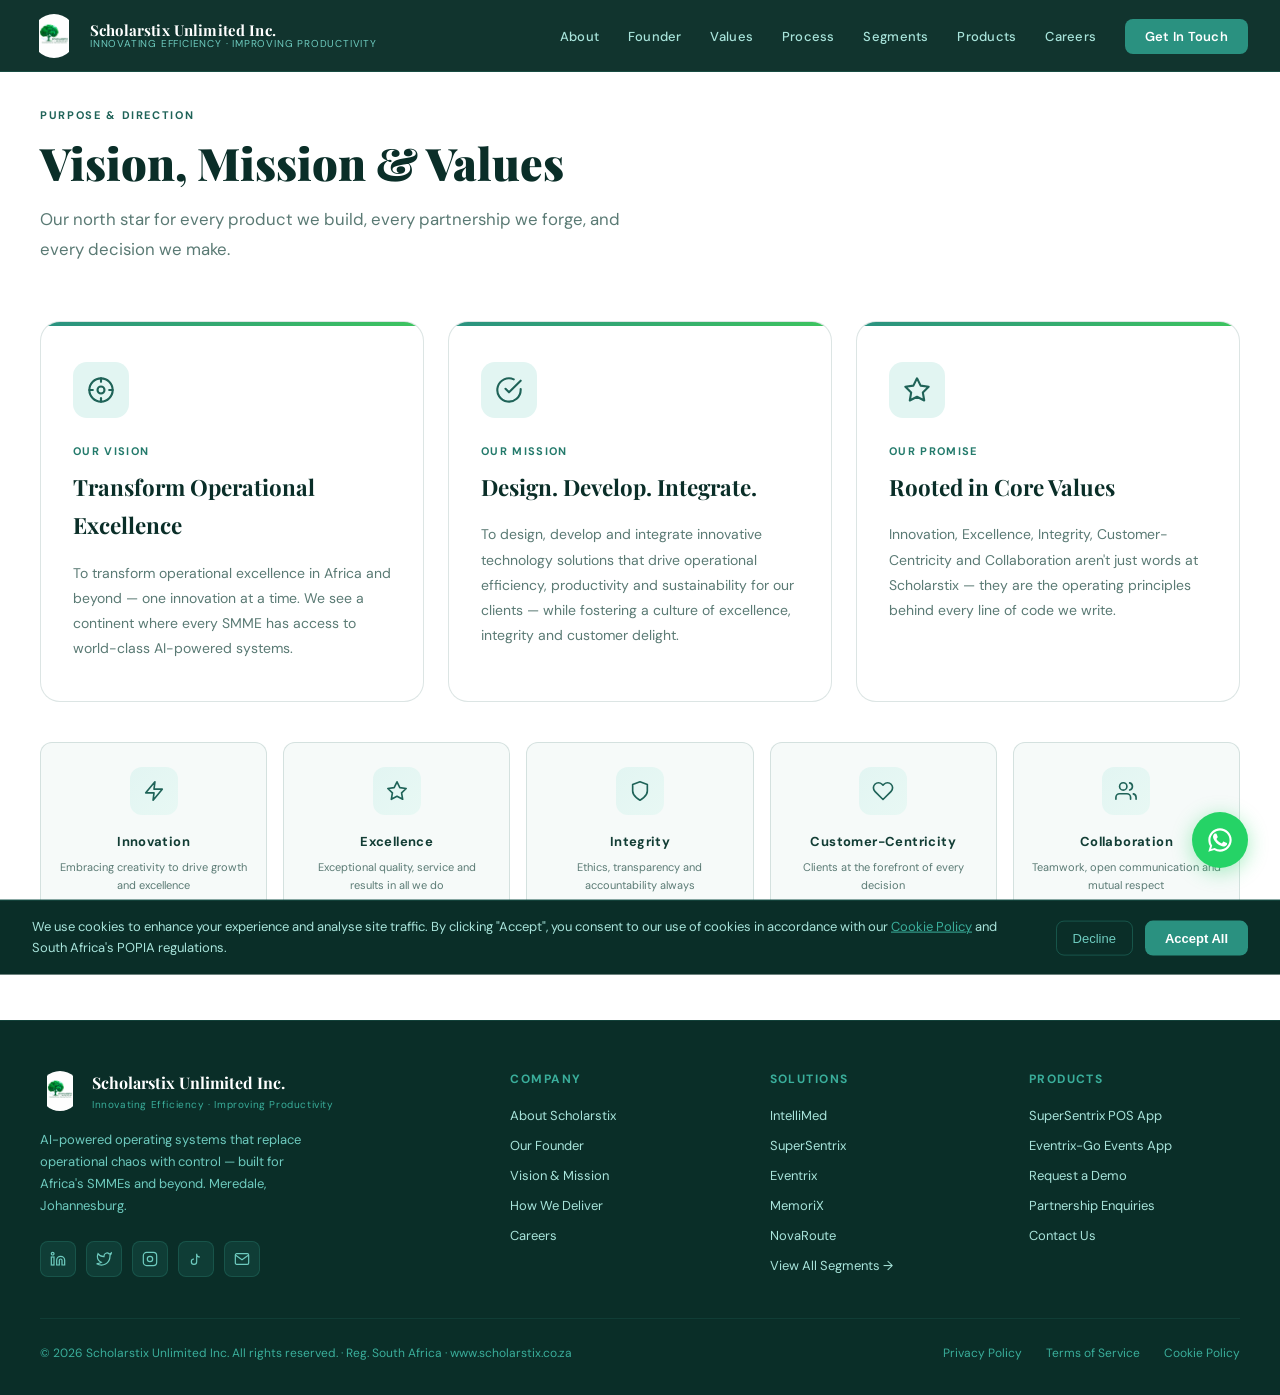
<file: values.html>
<!DOCTYPE html>
<html lang="en">
<head>
<meta charset="UTF-8"/>
<meta name="viewport" content="width=device-width, initial-scale=1.0"/>
<title>Scholarstix | Vision, Mission & Values</title>
<meta name="description" content="Our vision, mission and core values – innovation, excellence, integrity, customer-centricity and collaboration."/>
<link rel="canonical" href="https://www.scholarstix.co.za/values.html"/>
<link rel="icon" type="image/png" href="scholarstix.png"/>
<link rel="preconnect" href="https://fonts.googleapis.com">
<link rel="preconnect" href="https://fonts.gstatic.com" crossorigin>
<link href="https://fonts.googleapis.com/css2?family=Playfair+Display:wght@400;700;900&family=DM+Sans:wght@300;400;500;600&display=swap" rel="stylesheet"/>
<link rel="stylesheet" href="styles.css">
</head>
<body>

<div id="scroll-progress"></div>
<div id="cookie-banner">
  <div class="cookie-text">
    We use cookies to enhance your experience and analyse site traffic. By clicking "Accept", you consent to our use of cookies in accordance with our <a href="cookie.html" style="color:var(--teal-300);text-decoration:underline;">Cookie Policy</a> and South Africa's POPIA regulations.
  </div>
  <div class="cookie-actions">
    <button class="btn-cookie-decline" onclick="dismissCookie()">Decline</button>
    <button class="btn-cookie-accept" onclick="acceptCookie()">Accept All</button>
  </div>
</div>

<nav>
  <a href="index.html" class="nav-brand">
    <div class="nav-logo-circle"><img src="scholarstix.png" alt="Scholarstix Unlimited Inc. logo"></div>
    <div class="nav-brand-text">
      <span class="nav-brand-name">Scholarstix Unlimited Inc.</span>
      <span class="nav-brand-tag">Innovating Efficiency · Improving Productivity</span>
    </div>
  </a>
  <ul class="nav-links" id="nav-links">
    <li><a href="about.html">About</a></li>
    <li><a href="founder.html">Founder</a></li>
    <li><a href="values.html">Values</a></li>
    <li><a href="process.html">Process</a></li>
    <li><a href="segments.html">Segments</a></li>
    <li><a href="products.html">Products</a></li>
    <li><a href="careers.html">Careers</a></li>
    <li><a href="contact.html" class="nav-cta">Get In Touch</a></li>
  </ul>
  <button class="nav-hamburger" onclick="toggleMenu()" aria-label="Toggle navigation">
    <span></span><span></span><span></span>
  </button>
</nav>

<!-- VMV SECTION -->
<section id="vmv">
  <div class="container">
    <div class="section-header fade-in">
      <div class="section-eyebrow">Purpose & Direction</div>
      <h2 class="section-title">Vision, Mission & Values</h2>
      <p class="section-sub">Our north star for every product we build, every partnership we forge, and every decision we make.</p>
    </div>
    <div class="vmv-grid">
      <div class="vmv-card fade-in">
        <div class="vmv-icon"><svg viewBox="0 0 24 24" stroke-linecap="round" stroke-linejoin="round" fill="none" stroke="var(--teal-600)" stroke-width="1.8"><circle cx="12" cy="12" r="10"/><circle cx="12" cy="12" r="3"/><line x1="12" y1="2" x2="12" y2="5"/><line x1="12" y1="19" x2="12" y2="22"/><line x1="2" y1="12" x2="5" y2="12"/><line x1="19" y1="12" x2="22" y2="12"/></svg></div>
        <div class="vmv-label">Our Vision</div>
        <div class="vmv-title">Transform Operational Excellence</div>
        <div class="vmv-text">To transform operational excellence in Africa and beyond — one innovation at a time. We see a continent where every SMME has access to world-class AI-powered systems.</div>
      </div>
      <div class="vmv-card fade-in">
        <div class="vmv-icon"><svg viewBox="0 0 24 24" stroke-linecap="round" stroke-linejoin="round" fill="none" stroke="var(--teal-600)" stroke-width="1.8"><path d="M22 11.08V12a10 10 0 1 1-5.93-9.14"/><polyline points="22 4 12 14.01 9 11.01"/></svg></div>
        <div class="vmv-label">Our Mission</div>
        <div class="vmv-title">Design. Develop. Integrate.</div>
        <div class="vmv-text">To design, develop and integrate innovative technology solutions that drive operational efficiency, productivity and sustainability for our clients — while fostering a culture of excellence, integrity and customer delight.</div>
      </div>
      <div class="vmv-card fade-in">
        <div class="vmv-icon"><svg viewBox="0 0 24 24" stroke-linecap="round" stroke-linejoin="round" fill="none" stroke="var(--teal-600)" stroke-width="1.8"><polygon points="12 2 15.09 8.26 22 9.27 17 14.14 18.18 21.02 12 17.77 5.82 21.02 7 14.14 2 9.27 8.91 8.26 12 2"/></svg></div>
        <div class="vmv-label">Our Promise</div>
        <div class="vmv-title">Rooted in Core Values</div>
        <div class="vmv-text">Innovation, Excellence, Integrity, Customer-Centricity and Collaboration aren't just words at Scholarstix — they are the operating principles behind every line of code we write.</div>
      </div>
    </div>
    <div class="values-grid">
      <div class="value-pill fade-in"><div class="value-icon-wrap"><svg viewBox="0 0 24 24" stroke-linecap="round" stroke-linejoin="round" fill="none" stroke="var(--teal-600)" stroke-width="1.8"><path d="M13 2L3 14h9l-1 8 10-12h-9l1-8z"/></svg></div><div class="value-name">Innovation</div><div class="value-desc">Embracing creativity to drive growth and excellence</div></div>
      <div class="value-pill fade-in"><div class="value-icon-wrap"><svg viewBox="0 0 24 24" stroke-linecap="round" stroke-linejoin="round" fill="none" stroke="var(--teal-600)" stroke-width="1.8"><polygon points="12 2 15.09 8.26 22 9.27 17 14.14 18.18 21.02 12 17.77 5.82 21.02 7 14.14 2 9.27 8.91 8.26 12 2"/></svg></div><div class="value-name">Excellence</div><div class="value-desc">Exceptional quality, service and results in all we do</div></div>
      <div class="value-pill fade-in"><div class="value-icon-wrap"><svg viewBox="0 0 24 24" stroke-linecap="round" stroke-linejoin="round" fill="none" stroke="var(--teal-600)" stroke-width="1.8"><path d="M12 22s8-4 8-10V5l-8-3-8 3v7c0 6 8 10 8 10z"/></svg></div><div class="value-name">Integrity</div><div class="value-desc">Ethics, transparency and accountability always</div></div>
      <div class="value-pill fade-in"><div class="value-icon-wrap"><svg viewBox="0 0 24 24" stroke-linecap="round" stroke-linejoin="round" fill="none" stroke="var(--teal-600)" stroke-width="1.8"><path d="M20.84 4.61a5.5 5.5 0 0 0-7.78 0L12 5.67l-1.06-1.06a5.5 5.5 0 0 0-7.78 7.78l1.06 1.06L12 21.23l7.78-7.78 1.06-1.06a5.5 5.5 0 0 0 0-7.78z"/></svg></div><div class="value-name">Customer-Centricity</div><div class="value-desc">Clients at the forefront of every decision</div></div>
      <div class="value-pill fade-in"><div class="value-icon-wrap"><svg viewBox="0 0 24 24" stroke-linecap="round" stroke-linejoin="round" fill="none" stroke="var(--teal-600)" stroke-width="1.8"><path d="M17 21v-2a4 4 0 0 0-4-4H5a4 4 0 0 0-4 4v2"/><circle cx="9" cy="7" r="4"/><path d="M23 21v-2a4 4 0 0 0-3-3.87"/><path d="M16 3.13a4 4 0 0 1 0 7.75"/></svg></div><div class="value-name">Collaboration</div><div class="value-desc">Teamwork, open communication and mutual respect</div></div>
    </div>
  </div>
</section>

<footer>
  <!-- same footer as index.html (copy) -->
  <div class="footer-inner">
    <div><div class="footer-logo"><div class="footer-logo-circle"><img src="scholarstix.png" alt="Scholarstix logo"></div><div><div class="footer-logo-name">Scholarstix Unlimited Inc.</div><div class="footer-logo-sub">Innovating Efficiency · Improving Productivity</div></div></div><p class="footer-tagline">AI-powered operating systems that replace operational chaos with control — built for Africa's SMMEs and beyond. Meredale, Johannesburg.</p><div class="footer-social"><a href="https://www.linkedin.com/in/teboho-moloi-scholarstix" class="social-btn" target="_blank" rel="noopener noreferrer"><svg viewBox="0 0 24 24"><path d="M16 8a6 6 0 0 1 6 6v7h-4v-7a2 2 0 0 0-2-2 2 2 0 0 0-2 2v7h-4v-7a6 6 0 0 1 6-6z"/><rect x="2" y="9" width="4" height="12"/><circle cx="4" cy="4" r="2"/></svg></a><a href="https://x.com/ScholarstixU" class="social-btn" target="_blank" rel="noopener noreferrer"><svg viewBox="0 0 24 24"><path d="M23 3a10.9 10.9 0 0 1-3.14 1.53 4.48 4.48 0 0 0-7.86 3v1A10.66 10.66 0 0 1 3 4s-4 9 5 13a11.64 11.64 0 0 1-7 2c9 5 20 0 20-11.5a4.5 4.5 0 0 0-.08-.83A7.72 7.72 0 0 0 23 3z"/></svg></a><a href="https://www.instagram.com/scholarstix_unlimitedinc/" class="social-btn" target="_blank" rel="noopener noreferrer"><svg viewBox="0 0 24 24"><rect x="2" y="2" width="20" height="20" rx="5" ry="5"/><circle cx="12" cy="12" r="4"/><line x1="17.5" y1="6.5" x2="17.51" y2="6.5"/></svg></a><a href="https://www.tiktok.com/@scholarstixunlimitedinc" class="social-btn" target="_blank" rel="noopener noreferrer"><svg viewBox="0 0 24 24"><path d="M9 12a4 4 0 1 0 4 4V4a5 5 0 0 0 5 5"/></svg></a><a href="mailto:info@scholarstix.co.za" class="social-btn"><svg viewBox="0 0 24 24"><path d="M4 4h16c1.1 0 2 .9 2 2v12c0 1.1-.9 2-2 2H4c-1.1 0-2-.9-2-2V6c0-1.1.9-2 2-2z"/><polyline points="22,6 12,13 2,6"/></svg></a></div></div>
    <div><div class="footer-col-title">Company</div><div class="footer-links"><a href="about.html">About Scholarstix</a><a href="founder.html">Our Founder</a><a href="values.html">Vision & Mission</a><a href="process.html">How We Deliver</a><a href="careers.html">Careers</a></div></div>
    <div><div class="footer-col-title">Solutions</div><div class="footer-links"><span onclick="openSegmentModal('intellimed')">IntelliMed</span><span onclick="openSegmentModal('supersentrix')">SuperSentrix</span><span onclick="openSegmentModal('eventrix')">Eventrix</span><span onclick="openSegmentModal('memorix')">MemoriX</span><span onclick="openSegmentModal('novaroute')">NovaRoute</span><a href="segments.html">View All Segments →</a></div></div>
    <div><div class="footer-col-title">Products</div><div class="footer-links"><a href="products.html">SuperSentrix POS App</a><a href="products.html">Eventrix-Go Events App</a><a href="contact.html">Request a Demo</a><a href="contact.html">Partnership Enquiries</a><a href="contact.html">Contact Us</a></div></div>
  </div>
  <div class="footer-bottom"><div class="footer-bottom-text">© 2026 Scholarstix Unlimited Inc. All rights reserved. · Reg. South Africa · www.scholarstix.co.za</div><div class="footer-bottom-links"><a href="privacy.html">Privacy Policy</a><a href="terms.html">Terms of Service</a><a href="cookie.html">Cookie Policy</a></div></div>
</footer>

<a id="whatsapp-btn" href="https://wa.me/+27605693546?text=Hi%20Scholarstix%2C%20I%20would%20like%20to%20learn%20more%20about%20your%20solutions" target="_blank" rel="noopener noreferrer"><div class="whatsapp-tooltip">Chat with us on WhatsApp</div><svg viewBox="0 0 24 24"><path d="M17.472 14.382c-.297-.149-1.758-.867-2.03-.967-.273-.099-.471-.148-.67.15-.197.297-.767.966-.94 1.164-.173.199-.347.223-.644.075-.297-.15-1.255-.463-2.39-1.475-.883-.788-1.48-1.761-1.653-2.059-.173-.297-.018-.458.13-.606.134-.133.298-.347.446-.52.149-.174.198-.298.298-.497.099-.198.05-.371-.025-.52-.075-.149-.669-1.612-.916-2.207-.242-.579-.487-.5-.669-.51-.173-.008-.371-.01-.57-.01-.198 0-.52.074-.792.372-.272.297-1.04 1.016-1.04 2.479 0 1.462 1.065 2.875 1.213 3.074.149.198 2.096 3.2 5.077 4.487.709.306 1.262.489 1.694.625.712.227 1.36.195 1.871.118.571-.085 1.758-.719 2.006-1.413.248-.694.248-1.289.173-1.413-.074-.124-.272-.198-.57-.347z"/><path d="M11.999 2C6.477 2 2 6.477 2 12c0 1.89.525 3.659 1.435 5.18L2 22l4.945-1.397A9.945 9.945 0 0 0 12 22c5.523 0 10-4.477 10-10S17.522 2 12 2zm0 18.182a8.169 8.169 0 0 1-4.169-1.144l-.299-.178-3.09.874.874-3.025-.195-.31A8.155 8.155 0 0 1 3.818 12C3.818 7.48 7.48 3.818 12 3.818S20.182 7.48 20.182 12 16.52 20.182 12 20.182z"/></svg></a>
<button id="back-to-top" onclick="window.scrollTo({top:0,behavior:'smooth'})" aria-label="Back to top"><svg viewBox="0 0 24 24"><polyline points="18 15 12 9 6 15"/></svg></button>

<!-- SEGMENT MODAL -->
<div class="modal-overlay" id="segment-modal" onclick="closeModalOutside(event,'segment-modal')"><div class="modal-box" id="segment-modal-box"><div class="modal-close"><button class="modal-close-btn" onclick="closeModal('segment-modal')"><svg viewBox="0 0 24 24"><line x1="18" y1="6" x2="6" y2="18"/><line x1="6" y1="6" x2="18" y2="18"/></svg></button></div><div class="modal-header"><div class="modal-header-inner"><div class="modal-icon" id="seg-modal-icon"></div><div><div class="modal-industry-badge" id="seg-modal-industry"></div><div class="modal-brand-name" id="seg-modal-brand"></div><div class="modal-tagline" id="seg-modal-tagline"></div><div class="modal-status" id="seg-modal-status"></div></div></div></div><div class="modal-body"><div class="modal-section-label">Overview</div><div class="modal-overview" id="seg-modal-overview"></div><div class="modal-section-label">Key Features</div><div class="modal-features" id="seg-modal-features"></div><div class="modal-divider"></div><div class="modal-meta-row" id="seg-modal-meta"></div><div class="modal-cta"><a href="contact.html" class="modal-btn-primary" onclick="closeModal('segment-modal')">Request a Demo</a><a href="contact.html" class="modal-btn-outline" onclick="closeModal('segment-modal')">Get In Touch</a></div></div></div></div>

<script src="script.js"></script>
</body>
</html>
</file>
<file: styles.css>
:root{
  --teal-900:#0a2e28;--teal-800:#123d35;--teal-700:#1a5249;
  --teal-600:#1f6358;--teal-500:#237a6b;--teal-400:#2a9180;
  --teal-300:#3aae9b;--teal-200:#6ecbbf;--teal-100:#a8e4db;
  --teal-50:#e2f5f2;
  --green-500:#2fa84f;--green-400:#3dc45f;--green-300:#5ed17c;
  --circuit-blue:#2b7de9;--circuit-blue-light:#5aa3f5;
  --gold:#c9a84c;--white:#ffffff;--off-white:#f6faf9;
  --text-dark:#0d1f1c;--text-mid:#2e4d47;--text-muted:#5a7a74;
  --border:rgba(26,83,73,0.15);
  --shadow-card:0 8px 40px rgba(10,46,40,0.12);
  --font-display:'Playfair Display',Georgia,serif;
  --font-body:'DM Sans',system-ui,sans-serif;
  --radius:12px;--radius-lg:20px;
}
*,*::before,*::after{box-sizing:border-box;margin:0;padding:0;}
html{scroll-behavior:smooth;}
body{font-family:var(--font-body);color:var(--text-dark);background:var(--off-white);line-height:1.7;overflow-x:hidden;}

#scroll-progress{position:fixed;top:0;left:0;height:3px;background:linear-gradient(90deg,var(--teal-400),var(--green-400));z-index:2000;width:0%;transition:width 0.1s linear;}

nav{position:fixed;top:0;left:0;right:0;z-index:1000;background:rgba(10,46,40,0.97);backdrop-filter:blur(16px);border-bottom:1px solid rgba(58,174,155,0.2);padding:0 2rem;height:72px;display:flex;align-items:center;justify-content:space-between;}
.nav-brand{display:flex;align-items:center;gap:14px;text-decoration:none;}
.nav-logo-circle{width:44px;height:44px;background:transparent;border-radius:50%;display:flex;align-items:center;justify-content:center;overflow:hidden;flex-shrink:0;}
.nav-logo-circle img{width:100%;height:100%;object-fit:contain;}
.nav-brand-text{display:flex;flex-direction:column;line-height:1.1;}
.nav-brand-name{font-family:var(--font-display);font-size:15px;font-weight:700;color:#fff;letter-spacing:0.01em;}
.nav-brand-tag{font-size:10px;color:var(--teal-200);letter-spacing:0.08em;text-transform:uppercase;}
.nav-links{display:flex;align-items:center;gap:1.8rem;list-style:none;}
.nav-links a{color:var(--teal-100);text-decoration:none;font-size:13px;font-weight:500;letter-spacing:0.02em;transition:color 0.2s;}
.nav-links a:hover{color:var(--teal-300);}
.nav-cta{background:var(--teal-400);color:#fff!important;padding:9px 20px;border-radius:8px;font-weight:600!important;transition:background 0.2s!important;}
.nav-cta:hover{background:var(--teal-300)!important;}
.nav-hamburger{display:none;flex-direction:column;gap:5px;cursor:pointer;background:none;border:none;padding:4px;}
.nav-hamburger span{width:24px;height:2px;background:#fff;border-radius:2px;display:block;transition:transform 0.3s,opacity 0.3s;}

#cookie-banner{position:fixed;bottom:0;left:0;right:0;z-index:999;background:var(--teal-900);border-top:1px solid rgba(58,174,155,0.3);padding:1rem 2rem;display:flex;align-items:center;justify-content:space-between;gap:1.5rem;flex-wrap:wrap;transform:translateY(100%);transition:transform 0.4s ease;}
#cookie-banner.show{transform:translateY(0);}
.cookie-text{font-size:13px;color:var(--teal-100);line-height:1.6;flex:1;min-width:200px;}
.cookie-text a{color:var(--teal-300);cursor:pointer;text-decoration:underline;}
.cookie-actions{display:flex;gap:0.75rem;flex-shrink:0;}
.btn-cookie-accept{background:var(--teal-400);color:#fff;border:none;padding:9px 20px;border-radius:8px;font-size:13px;font-weight:600;cursor:pointer;transition:background 0.2s;}
.btn-cookie-accept:hover{background:var(--teal-300);}
.btn-cookie-decline{background:transparent;color:var(--teal-200);border:1px solid rgba(58,174,155,0.3);padding:9px 16px;border-radius:8px;font-size:13px;cursor:pointer;transition:border-color 0.2s;}
.btn-cookie-decline:hover{border-color:var(--teal-300);}

#hero{min-height:100vh;background:var(--teal-900);display:flex;align-items:center;padding:120px 2rem 80px;position:relative;overflow:hidden;}
.hero-bg-pattern{position:absolute;inset:0;background-image:radial-gradient(circle at 70% 30%,rgba(42,145,128,0.15) 0%,transparent 55%),radial-gradient(circle at 20% 80%,rgba(43,125,233,0.1) 0%,transparent 45%);pointer-events:none;}
.hero-grid-lines{position:absolute;inset:0;pointer-events:none;background-image:linear-gradient(rgba(58,174,155,0.05) 1px,transparent 1px),linear-gradient(90deg,rgba(58,174,155,0.05) 1px,transparent 1px);background-size:60px 60px;}
.hero-inner{max-width:1200px;margin:0 auto;display:grid;grid-template-columns:1fr 1fr;gap:4rem;align-items:center;position:relative;z-index:1;}
.hero-eyebrow{display:inline-flex;align-items:center;gap:8px;background:rgba(58,174,155,0.15);border:1px solid rgba(58,174,155,0.3);border-radius:100px;padding:6px 16px;font-size:12px;color:var(--teal-200);letter-spacing:0.1em;text-transform:uppercase;font-weight:600;margin-bottom:1.5rem;}
.hero-eyebrow::before{content:'';width:8px;height:8px;background:var(--green-400);border-radius:50%;animation:pulse 2s infinite;}
@keyframes pulse{0%,100%{opacity:1;transform:scale(1)}50%{opacity:0.5;transform:scale(1.3)}}
.hero-title{font-family:var(--font-display);font-size:clamp(2.4rem,5vw,4rem);font-weight:900;color:#fff;line-height:1.1;margin-bottom:1.5rem;}
.hero-title .accent{color:var(--teal-300);}
.hero-title .accent2{color:var(--green-300);}
.hero-desc{font-size:1.1rem;color:var(--teal-100);margin-bottom:2.5rem;line-height:1.8;max-width:480px;}
.hero-actions{display:flex;gap:1rem;flex-wrap:wrap;}
.btn-primary{background:var(--teal-400);color:#fff;padding:14px 28px;border-radius:10px;font-size:15px;font-weight:600;text-decoration:none;border:none;cursor:pointer;transition:background 0.2s,transform 0.15s;display:inline-flex;align-items:center;gap:8px;}
.btn-primary:hover{background:var(--teal-300);transform:translateY(-2px);}
.btn-outline{background:transparent;color:#fff;padding:14px 28px;border-radius:10px;font-size:15px;font-weight:600;text-decoration:none;border:1.5px solid rgba(255,255,255,0.3);cursor:pointer;transition:border-color 0.2s,background 0.2s;}
.btn-outline:hover{border-color:var(--teal-300);background:rgba(58,174,155,0.1);}
.hero-stats{display:flex;gap:2rem;margin-top:3rem;}
.hero-stat .num{font-family:var(--font-display);font-size:2rem;font-weight:900;color:var(--teal-300);}
.hero-stat .lbl{font-size:12px;color:var(--teal-200);text-transform:uppercase;letter-spacing:0.08em;}
.hero-visual{display:flex;justify-content:center;align-items:center;}
.hero-card{background:rgba(255,255,255,0.04);border:1px solid rgba(58,174,155,0.25);border-radius:var(--radius-lg);padding:2.5rem;width:100%;max-width:420px;backdrop-filter:blur(8px);}
.hero-card-header{font-size:12px;color:var(--teal-200);text-transform:uppercase;letter-spacing:0.1em;margin-bottom:1.5rem;font-weight:600;}
.segment-list{display:flex;flex-direction:column;gap:10px;}
.segment-item{display:flex;align-items:center;gap:12px;padding:10px 14px;background:rgba(255,255,255,0.05);border-radius:8px;border:1px solid rgba(58,174,155,0.15);font-size:13px;color:var(--teal-100);transition:background 0.2s;}
.segment-item:hover{background:rgba(58,174,155,0.12);}
.seg-dot{width:8px;height:8px;border-radius:50%;flex-shrink:0;}
.seg-dot.green{background:var(--green-400);}
.seg-dot.blue{background:var(--circuit-blue-light);}
.seg-dot.gold{background:var(--gold);}
.seg-dot.teal{background:var(--teal-300);}
.seg-brand{margin-left:auto;font-size:11px;color:var(--teal-400);font-weight:600;letter-spacing:0.04em;}
.scroll-hint{position:absolute;bottom:2.5rem;left:50%;transform:translateX(-50%);display:flex;flex-direction:column;align-items:center;gap:8px;color:var(--teal-300);font-size:11px;letter-spacing:0.1em;text-transform:uppercase;animation:bounce 2s infinite;}
.scroll-hint-arrow{width:18px;height:18px;border-right:2px solid;border-bottom:2px solid;transform:rotate(45deg);border-color:var(--teal-300);}
@keyframes bounce{0%,100%{transform:translateX(-50%) translateY(0)}50%{transform:translateX(-50%) translateY(6px)}}

section{padding:100px 2rem;}
.container{max-width:1200px;margin:0 auto;}
.section-eyebrow{display:inline-block;font-size:11px;font-weight:700;letter-spacing:0.15em;text-transform:uppercase;color:var(--teal-600);margin-bottom:0.75rem;}
.section-title{font-family:var(--font-display);font-size:clamp(2rem,4vw,2.8rem);font-weight:900;color:var(--teal-900);line-height:1.15;margin-bottom:1rem;}
.section-sub{font-size:1.05rem;color:var(--text-muted);max-width:600px;line-height:1.8;}
.section-header{margin-bottom:3.5rem;}
.section-divider{width:48px;height:4px;background:linear-gradient(90deg,var(--teal-400),var(--green-400));border-radius:2px;margin:1rem 0 1.5rem;}

#about{background:#fff;}
.about-grid{display:grid;grid-template-columns:1fr 1fr;gap:5rem;align-items:center;}
.about-img-wrap{position:relative;}
.about-visual{background:linear-gradient(135deg,var(--teal-800),var(--teal-600));border-radius:var(--radius-lg);padding:3rem;color:#fff;position:relative;overflow:hidden;}
.about-visual::before{content:'';position:absolute;top:-40px;right:-40px;width:200px;height:200px;background:rgba(58,174,155,0.15);border-radius:50%;}
.about-visual-quote{font-family:var(--font-display);font-size:1.5rem;font-weight:700;line-height:1.3;margin-bottom:1.5rem;position:relative;z-index:1;}
.about-visual-tag{font-size:12px;color:var(--teal-200);letter-spacing:0.1em;text-transform:uppercase;font-weight:600;position:relative;z-index:1;}
.about-accent-card{position:absolute;bottom:-20px;right:-20px;background:var(--teal-400);border-radius:12px;padding:1.2rem 1.5rem;color:#fff;font-size:13px;box-shadow:0 10px 30px rgba(26,83,73,0.3);}
.about-accent-num{font-family:var(--font-display);font-size:2rem;font-weight:900;line-height:1;}
.about-content p{color:var(--text-mid);margin-bottom:1.2rem;line-height:1.85;}
.about-features{display:flex;flex-direction:column;gap:12px;margin-top:1.5rem;}
.about-feature{display:flex;align-items:flex-start;gap:12px;}
.feature-icon{width:36px;height:36px;flex-shrink:0;background:var(--teal-50);border-radius:8px;display:flex;align-items:center;justify-content:center;}
.feature-icon svg{width:18px;height:18px;}
.feature-text{font-size:14px;color:var(--text-mid);line-height:1.6;}
.feature-text strong{color:var(--teal-700);display:block;font-weight:600;margin-bottom:2px;}

#founder{background:var(--off-white);}
.founder-grid{display:grid;grid-template-columns:1fr 2fr;gap:4rem;align-items:center;}
.founder-photo-wrap{position:relative;}
.founder-photo-frame{width:100%;aspect-ratio:1;border-radius:var(--radius-lg);background:linear-gradient(135deg,var(--teal-700),var(--teal-500));display:flex;align-items:center;justify-content:center;position:relative;overflow:hidden;}
.founder-photo-frame img{width:100%;height:100%;object-fit:cover;border-radius:var(--radius-lg);}
.founder-initials{font-family:var(--font-display);font-size:5rem;font-weight:900;color:rgba(255,255,255,0.9);position:relative;z-index:1;}
.founder-photo-frame::before{content:'';position:absolute;bottom:-30px;right:-30px;width:160px;height:160px;background:rgba(58,174,155,0.2);border-radius:50%;}
.founder-photo-frame::after{content:'';position:absolute;top:-20px;left:-20px;width:100px;height:100px;background:rgba(94,209,124,0.15);border-radius:50%;}
.founder-badge{position:absolute;bottom:-16px;left:50%;transform:translateX(-50%);background:var(--teal-400);color:#fff;padding:8px 20px;border-radius:100px;font-size:12px;font-weight:700;letter-spacing:0.05em;white-space:nowrap;box-shadow:0 6px 20px rgba(42,145,128,0.4);}
.founder-content .section-title{margin-bottom:0.5rem;}
.founder-role{font-size:14px;font-weight:600;color:var(--teal-500);letter-spacing:0.08em;text-transform:uppercase;margin-bottom:1.5rem;}
.founder-bio{color:var(--text-mid);line-height:1.85;margin-bottom:1.5rem;}
.founder-quote{background:#fff;border-left:4px solid var(--teal-400);border-radius:0 var(--radius) var(--radius) 0;padding:1.25rem 1.5rem;margin:1.5rem 0;font-style:italic;color:var(--teal-700);font-size:15px;line-height:1.7;}
.founder-socials{display:flex;gap:12px;margin-top:1.5rem;flex-wrap:wrap;}
.founder-social-link{display:inline-flex;align-items:center;gap:8px;padding:9px 18px;border-radius:8px;border:1px solid var(--border);font-size:13px;font-weight:600;color:var(--teal-700);text-decoration:none;transition:border-color 0.2s,background 0.2s;}
.founder-social-link:hover{border-color:var(--teal-400);background:var(--teal-50);}
.founder-social-link svg{width:16px;height:16px;stroke:currentColor;fill:none;stroke-width:2;}

#vmv{background:#fff;}
.vmv-grid{display:grid;grid-template-columns:repeat(3,1fr);gap:1.5rem;}
.vmv-card{background:#fff;border-radius:var(--radius-lg);padding:2.5rem 2rem;border:1px solid var(--border);position:relative;overflow:hidden;transition:transform 0.25s,box-shadow 0.25s;}
.vmv-card:hover{transform:translateY(-6px);box-shadow:var(--shadow-card);}
.vmv-card::before{content:'';position:absolute;top:0;left:0;right:0;height:4px;background:linear-gradient(90deg,var(--teal-400),var(--green-400));}
.vmv-icon{width:56px;height:56px;background:var(--teal-50);border-radius:14px;display:flex;align-items:center;justify-content:center;margin-bottom:1.5rem;}
.vmv-icon svg{width:28px;height:28px;stroke:var(--teal-600);fill:none;stroke-width:1.8;}
.vmv-label{font-size:11px;font-weight:700;letter-spacing:0.12em;text-transform:uppercase;color:var(--teal-500);margin-bottom:0.5rem;}
.vmv-title{font-family:var(--font-display);font-size:1.4rem;font-weight:700;color:var(--teal-900);margin-bottom:1rem;}
.vmv-text{font-size:14px;color:var(--text-muted);line-height:1.8;}
.values-grid{display:grid;grid-template-columns:repeat(5,1fr);gap:1rem;margin-top:2.5rem;}
.value-pill{text-align:center;padding:1.5rem 1rem;background:var(--off-white);border-radius:var(--radius);border:1px solid var(--border);transition:border-color 0.2s,transform 0.2s;}
.value-pill:hover{border-color:var(--teal-400);transform:translateY(-4px);}
.value-icon-wrap{width:48px;height:48px;background:linear-gradient(135deg,var(--teal-50),#e8f8f4);border-radius:12px;display:flex;align-items:center;justify-content:center;margin:0 auto 1rem;}
.value-icon-wrap svg{width:22px;height:22px;stroke:var(--teal-600);fill:none;stroke-width:1.8;}
.value-name{font-size:13px;font-weight:700;color:var(--teal-800);margin-bottom:6px;letter-spacing:0.03em;}
.value-desc{font-size:11px;color:var(--text-muted);line-height:1.6;}

#delivery{background:var(--teal-900);}
#delivery .section-title{color:#fff;}
#delivery .section-eyebrow{color:var(--teal-300);}
#delivery .section-sub{color:var(--teal-100);}
.delivery-steps{display:grid;grid-template-columns:repeat(4,1fr);gap:1.5rem;margin-top:1rem;}
.delivery-step{position:relative;padding:2rem 1.5rem;background:rgba(255,255,255,0.04);border:1px solid rgba(58,174,155,0.2);border-radius:var(--radius-lg);transition:background 0.25s,border-color 0.25s;overflow:hidden;}
.delivery-step:hover{background:rgba(58,174,155,0.1);border-color:rgba(58,174,155,0.4);}
.step-num{font-family:var(--font-display);font-size:4rem;font-weight:900;color:rgba(58,174,155,0.12);line-height:1;position:absolute;top:1rem;right:1.2rem;}
.step-badge{display:inline-flex;align-items:center;justify-content:center;width:32px;height:32px;background:var(--teal-500);border-radius:8px;font-size:13px;font-weight:700;color:#fff;margin-bottom:1rem;}
.step-title{font-weight:700;font-size:14px;color:var(--teal-100);margin-bottom:8px;line-height:1.3;}
.step-desc{font-size:13px;color:var(--teal-200);line-height:1.65;}
.delivery-steps-row2{display:grid;grid-template-columns:repeat(3,1fr);gap:1.5rem;margin-top:1.5rem;}

#segments{background:var(--off-white);}
.segments-grid{display:grid;grid-template-columns:repeat(4,1fr);gap:1.2rem;}
.seg-card{border-radius:var(--radius);border:1px solid var(--border);padding:1.5rem 1.25rem;position:relative;overflow:hidden;transition:transform 0.2s,box-shadow 0.2s,border-color 0.2s;background:#fff;cursor:pointer;}
.seg-card:hover{transform:translateY(-5px);box-shadow:0 12px 35px rgba(10,46,40,0.1);border-color:var(--teal-300);}
.seg-card-accent{position:absolute;top:0;left:0;width:4px;height:100%;}
.seg-card-industry{font-size:10px;font-weight:700;letter-spacing:0.12em;text-transform:uppercase;color:var(--text-muted);margin-bottom:6px;}
.seg-card-name{font-size:15px;font-weight:700;color:var(--teal-900);margin-bottom:8px;}
.seg-card-brand{display:inline-block;font-size:11px;font-weight:600;color:var(--teal-600);background:var(--teal-50);border-radius:100px;padding:3px 10px;letter-spacing:0.04em;}
.seg-card-cta{display:flex;align-items:center;gap:4px;font-size:11px;color:var(--teal-500);font-weight:600;margin-top:10px;letter-spacing:0.02em;}
.seg-card-cta svg{width:12px;height:12px;stroke:currentColor;fill:none;stroke-width:2.5;}

#products{background:#fff;}
.products-grid{display:grid;grid-template-columns:1fr 1fr;gap:2rem;}
.product-card{background:var(--off-white);border-radius:var(--radius-lg);padding:2.5rem;border:1px solid var(--border);display:flex;gap:2rem;align-items:flex-start;transition:transform 0.25s,box-shadow 0.25s;}
.product-card:hover{transform:translateY(-6px);box-shadow:var(--shadow-card);}
.product-icon-wrap{width:72px;height:72px;flex-shrink:0;border-radius:16px;display:flex;align-items:center;justify-content:center;font-size:2rem;}
.product-icon-wrap.green{background:linear-gradient(135deg,#d4f5e2,#a8e6c2);}
.product-icon-wrap.blue{background:linear-gradient(135deg,#d5e9ff,#b0d4ff);}
.product-icon-wrap img{width:48px;height:48px;object-fit:contain;}
.product-segment{font-size:11px;font-weight:700;letter-spacing:0.12em;text-transform:uppercase;color:var(--teal-500);margin-bottom:4px;}
.product-name{font-family:var(--font-display);font-size:1.4rem;font-weight:800;color:var(--teal-900);margin-bottom:8px;}
.product-desc{font-size:14px;color:var(--text-muted);line-height:1.75;margin-bottom:1rem;}
.product-features{display:flex;flex-direction:column;gap:6px;margin-bottom:1rem;}
.product-feature-item{display:flex;align-items:center;gap:8px;font-size:13px;color:var(--text-mid);}
.product-feature-item::before{content:'';width:6px;height:6px;background:var(--green-400);border-radius:50%;flex-shrink:0;}
.product-tag{display:inline-flex;align-items:center;gap:6px;font-size:12px;font-weight:600;background:var(--teal-50);color:var(--teal-700);border-radius:100px;padding:4px 12px;border:1px solid rgba(26,83,73,0.12);}
.product-badge-live{display:inline-flex;align-items:center;gap:5px;font-size:11px;font-weight:700;background:#d4f5e2;color:#1a7a3a;border-radius:100px;padding:3px 10px;margin-bottom:8px;letter-spacing:0.04em;}
.product-badge-live::before{content:'';width:6px;height:6px;background:#2fa84f;border-radius:50%;animation:pulse 2s infinite;}

#careers{background:var(--teal-900);}
#careers .section-title{color:#fff;}
#careers .section-eyebrow{color:var(--teal-300);}
#careers .section-sub{color:var(--teal-100);}
.careers-grid{display:grid;grid-template-columns:1fr 1fr;gap:4rem;align-items:start;}
.careers-culture{display:flex;flex-direction:column;gap:1.5rem;}
.culture-item{display:flex;align-items:flex-start;gap:14px;padding:1.25rem;background:rgba(255,255,255,0.04);border:1px solid rgba(58,174,155,0.15);border-radius:var(--radius);}
.culture-icon{width:42px;height:42px;flex-shrink:0;background:rgba(58,174,155,0.15);border-radius:10px;display:flex;align-items:center;justify-content:center;}
.culture-icon svg{width:20px;height:20px;stroke:var(--teal-300);fill:none;stroke-width:1.8;}
.culture-title{font-size:14px;font-weight:700;color:var(--teal-100);margin-bottom:4px;}
.culture-desc{font-size:13px;color:var(--teal-200);line-height:1.6;}
.careers-openings{display:flex;flex-direction:column;gap:1rem;}
.career-card{background:rgba(255,255,255,0.05);border:1px solid rgba(58,174,155,0.2);border-radius:var(--radius);padding:1.5rem;transition:background 0.2s,border-color 0.2s;}
.career-card:hover{background:rgba(58,174,155,0.1);border-color:rgba(58,174,155,0.35);}
.career-card-top{display:flex;align-items:flex-start;justify-content:space-between;gap:1rem;margin-bottom:10px;}
.career-title{font-size:15px;font-weight:700;color:#fff;}
.career-badge{font-size:10px;font-weight:700;padding:4px 10px;border-radius:100px;letter-spacing:0.06em;flex-shrink:0;}
.career-badge.open{background:rgba(47,168,79,0.2);color:#5ed17c;border:1px solid rgba(94,209,124,0.3);}
.career-badge.future{background:rgba(201,168,76,0.15);color:#e0ba5a;border:1px solid rgba(201,168,76,0.25);}
.career-meta{display:flex;gap:1rem;margin-bottom:8px;}
.career-meta-item{font-size:11px;color:var(--teal-300);font-weight:600;letter-spacing:0.04em;}
.career-desc{font-size:13px;color:var(--teal-200);line-height:1.6;}
.career-apply-link{display:inline-flex;align-items:center;gap:6px;margin-top:10px;font-size:12px;font-weight:700;color:var(--teal-300);text-decoration:none;letter-spacing:0.04em;}
.career-apply-link:hover{color:var(--teal-200);}
.careers-note{margin-top:2rem;padding:1.5rem;background:rgba(58,174,155,0.08);border:1px solid rgba(58,174,155,0.2);border-radius:var(--radius);font-size:13px;color:var(--teal-100);line-height:1.7;}

#contact{background:linear-gradient(135deg,var(--teal-800),var(--teal-900));color:#fff;}
#contact .section-title{color:#fff;}
#contact .section-eyebrow{color:var(--teal-300);}
.contact-grid{display:grid;grid-template-columns:1fr 1fr;gap:4rem;align-items:start;}
.contact-info{display:flex;flex-direction:column;gap:1.5rem;}
.contact-item{display:flex;align-items:flex-start;gap:14px;}
.contact-icon{width:44px;height:44px;flex-shrink:0;background:rgba(58,174,155,0.15);border:1px solid rgba(58,174,155,0.25);border-radius:10px;display:flex;align-items:center;justify-content:center;}
.contact-icon svg{width:20px;height:20px;stroke:var(--teal-300);fill:none;stroke-width:1.8;}
.contact-item-label{font-size:11px;color:var(--teal-300);text-transform:uppercase;letter-spacing:0.1em;font-weight:600;margin-bottom:3px;}
.contact-item-val{font-size:15px;color:var(--teal-100);}
.contact-item-val a{color:var(--teal-100);text-decoration:none;}
.contact-item-val a:hover{color:var(--teal-200);}

.contact-form-container{background:#fff;border-radius:var(--radius-lg);padding:2rem;box-shadow:var(--shadow-card);border:1px solid var(--border);}
.form-group{margin-bottom:1.25rem;}
.form-group label{display:block;font-size:13px;font-weight:600;color:var(--teal-700);margin-bottom:6px;letter-spacing:0.02em;}
.form-group input,.form-group select,.form-group textarea{width:100%;padding:12px 14px;border:1px solid var(--border);border-radius:var(--radius);font-family:var(--font-body);font-size:14px;transition:border-color 0.2s;background:var(--white);}
.form-group input:focus,.form-group select:focus,.form-group textarea:focus{outline:none;border-color:var(--teal-400);box-shadow:0 0 0 3px rgba(42,145,128,0.1);}
.form-group textarea{min-height:100px;resize:vertical;}
.form-submit-btn{background:var(--teal-400);color:#fff;padding:12px 28px;border-radius:8px;font-size:14px;font-weight:600;border:none;cursor:pointer;transition:background 0.2s,transform 0.15s;width:100%;}
.form-submit-btn:hover{background:var(--teal-300);transform:translateY(-2px);}
.form-success{display:none;background:#e2f5f2;color:var(--teal-700);padding:1rem;border-radius:var(--radius);margin-top:1rem;text-align:center;font-size:14px;}
.form-error{display:none;background:#fde8e8;color:#c0392b;padding:1rem;border-radius:var(--radius);margin-top:1rem;text-align:center;font-size:14px;}

footer{background:var(--teal-900);border-top:1px solid rgba(58,174,155,0.15);padding:3rem 2rem 2rem;}
.footer-inner{max-width:1200px;margin:0 auto;display:grid;grid-template-columns:2fr 1fr 1fr 1fr;gap:3rem;}
.footer-logo{display:flex;align-items:center;gap:12px;margin-bottom:1rem;}
.footer-logo-circle{width:40px;height:40px;border-radius:50%;overflow:hidden;flex-shrink:0;}
.footer-logo-circle img{width:100%;height:100%;object-fit:contain;}
.footer-logo-name{font-family:var(--font-display);font-size:16px;font-weight:700;color:#fff;}
.footer-logo-sub{font-size:10px;color:var(--teal-300);letter-spacing:0.06em;}
.footer-tagline{font-size:13px;color:var(--teal-200);line-height:1.7;max-width:280px;margin-bottom:1.5rem;}
.footer-social{display:flex;gap:10px;}
.social-btn{width:36px;height:36px;background:rgba(58,174,155,0.12);border:1px solid rgba(58,174,155,0.2);border-radius:8px;display:flex;align-items:center;justify-content:center;cursor:pointer;transition:background 0.2s;text-decoration:none;}
.social-btn:hover{background:rgba(58,174,155,0.25);}
.social-btn svg{width:16px;height:16px;stroke:var(--teal-200);fill:none;stroke-width:1.8;}
.footer-col-title{font-size:12px;font-weight:700;letter-spacing:0.12em;text-transform:uppercase;color:var(--teal-300);margin-bottom:1rem;}
.footer-links{display:flex;flex-direction:column;gap:8px;}
.footer-links a,.footer-links span{font-size:13px;color:var(--teal-100);text-decoration:none;transition:color 0.2s;cursor:pointer;}
.footer-links a:hover,.footer-links span:hover{color:var(--teal-300);}
.footer-bottom{max-width:1200px;margin:2.5rem auto 0;padding-top:1.5rem;border-top:1px solid rgba(58,174,155,0.12);display:flex;justify-content:space-between;align-items:center;flex-wrap:wrap;gap:1rem;}
.footer-bottom-text{font-size:12px;color:var(--teal-300);}
.footer-bottom-links{display:flex;gap:1.5rem;}
.footer-bottom-links a{font-size:12px;color:var(--teal-300);cursor:pointer;transition:color 0.2s;text-decoration:none;}
.footer-bottom-links a:hover{color:var(--teal-200);}

/* Modals (only for segment modal) */
.modal-overlay{position:fixed;inset:0;z-index:2000;background:rgba(5,20,18,0.85);backdrop-filter:blur(6px);display:none;align-items:center;justify-content:center;padding:1.5rem;}
.modal-overlay.open{display:flex;}
.modal-box{background:#fff;border-radius:var(--radius-lg);max-width:680px;width:100%;max-height:88vh;overflow-y:auto;position:relative;animation:modalIn 0.3s ease;}
@keyframes modalIn{from{opacity:0;transform:translateY(20px) scale(0.97)}to{opacity:1;transform:translateY(0) scale(1)}}
.modal-close{position:sticky;top:0;display:flex;justify-content:flex-end;padding:1rem 1rem 0;background:#fff;z-index:10;}
.modal-close-btn{width:36px;height:36px;background:var(--off-white);border:1px solid var(--border);border-radius:50%;display:flex;align-items:center;justify-content:center;cursor:pointer;transition:background 0.2s;flex-shrink:0;}
.modal-close-btn:hover{background:var(--teal-50);}
.modal-close-btn svg{width:16px;height:16px;stroke:var(--text-muted);fill:none;stroke-width:2;}
.modal-header{padding:0 2rem 1.5rem;}
.modal-header-inner{display:flex;align-items:flex-start;gap:1.25rem;}
.modal-icon{width:64px;height:64px;border-radius:16px;display:flex;align-items:center;justify-content:center;font-size:2rem;flex-shrink:0;}
.modal-industry-badge{font-size:10px;font-weight:700;letter-spacing:0.12em;text-transform:uppercase;color:var(--teal-500);margin-bottom:4px;}
.modal-brand-name{font-family:var(--font-display);font-size:1.8rem;font-weight:900;color:var(--teal-900);line-height:1.1;margin-bottom:6px;}
.modal-tagline{font-size:13px;color:var(--text-muted);font-style:italic;}
.modal-status{display:inline-flex;align-items:center;gap:5px;font-size:11px;font-weight:700;padding:4px 12px;border-radius:100px;margin-top:8px;letter-spacing:0.04em;}
.modal-status.live{background:#d4f5e2;color:#1a7a3a;}
.modal-status.live::before{content:'';width:6px;height:6px;background:#2fa84f;border-radius:50%;animation:pulse 2s infinite;}
.modal-status.dev{background:#fef3cd;color:#7a5f00;}
.modal-status.dev::before{content:'';width:6px;height:6px;background:#c9a84c;border-radius:50%;}
.modal-body{padding:0 2rem 2rem;}
.modal-section-label{font-size:11px;font-weight:700;letter-spacing:0.12em;text-transform:uppercase;color:var(--teal-600);margin:1.25rem 0 0.6rem;}
.modal-overview{font-size:14px;color:var(--text-mid);line-height:1.8;}
.modal-features{display:grid;grid-template-columns:1fr 1fr;gap:8px;}
.modal-feature-item{display:flex;align-items:flex-start;gap:8px;font-size:13px;color:var(--text-mid);padding:8px 10px;background:var(--off-white);border-radius:8px;border:1px solid var(--border);}
.modal-feature-item::before{content:'✓';font-weight:900;color:var(--teal-500);flex-shrink:0;font-size:12px;margin-top:1px;}
.modal-divider{height:1px;background:var(--border);margin:1.25rem 0;}
.modal-meta-row{display:flex;gap:1.5rem;flex-wrap:wrap;}
.modal-meta-item{display:flex;flex-direction:column;gap:2px;}
.modal-meta-label{font-size:10px;font-weight:700;letter-spacing:0.1em;text-transform:uppercase;color:var(--text-muted);}
.modal-meta-val{font-size:13px;font-weight:600;color:var(--teal-700);}
.modal-cta{display:flex;gap:1rem;margin-top:1.5rem;}
.modal-btn-primary{background:var(--teal-400);color:#fff;padding:11px 24px;border-radius:9px;font-size:14px;font-weight:600;text-decoration:none;border:none;cursor:pointer;transition:background 0.2s;display:inline-block;}
.modal-btn-primary:hover{background:var(--teal-300);}
.modal-btn-outline{background:transparent;color:var(--teal-600);padding:11px 24px;border-radius:9px;font-size:14px;font-weight:600;text-decoration:none;border:1.5px solid var(--border);cursor:pointer;transition:border-color 0.2s;}
.modal-btn-outline:hover{border-color:var(--teal-400);}

/* Floating buttons */
#whatsapp-btn{position:fixed;bottom:2rem;right:2rem;z-index:900;width:56px;height:56px;background:#25D366;border-radius:50%;display:flex;align-items:center;justify-content:center;box-shadow:0 4px 20px rgba(37,211,102,0.4);cursor:pointer;text-decoration:none;transition:transform 0.2s,box-shadow 0.2s;}
#whatsapp-btn:hover{transform:scale(1.1);box-shadow:0 6px 28px rgba(37,211,102,0.5);}
#whatsapp-btn svg{width:28px;height:28px;fill:#fff;}
.whatsapp-tooltip{position:absolute;right:68px;background:var(--teal-900);color:#fff;font-size:12px;font-weight:600;padding:6px 12px;border-radius:8px;white-space:nowrap;opacity:0;pointer-events:none;transition:opacity 0.2s;}
#whatsapp-btn:hover .whatsapp-tooltip{opacity:1;}
#back-to-top{position:fixed;bottom:2rem;left:2rem;z-index:900;width:44px;height:44px;background:var(--teal-700);border-radius:50%;display:flex;align-items:center;justify-content:center;cursor:pointer;border:none;opacity:0;pointer-events:none;transition:opacity 0.3s,transform 0.2s;}
#back-to-top.visible{opacity:1;pointer-events:auto;}
#back-to-top:hover{transform:translateY(-3px);}
#back-to-top svg{width:18px;height:18px;stroke:#fff;fill:none;stroke-width:2.5;}

.fade-in{opacity:0;transform:translateY(28px);transition:opacity 0.7s ease,transform 0.7s ease;}
.fade-in.visible{opacity:1;transform:translateY(0);}

@media(max-width:960px){
  .hero-inner{grid-template-columns:1fr;}
  .hero-visual{display:none;}
  .about-grid,.founder-grid,.contact-grid,.careers-grid{grid-template-columns:1fr;}
  .vmv-grid{grid-template-columns:1fr;}
  .values-grid{grid-template-columns:repeat(2,1fr);}
  .delivery-steps,.delivery-steps-row2{grid-template-columns:repeat(2,1fr);}
  .segments-grid{grid-template-columns:repeat(2,1fr);}
  .products-grid{grid-template-columns:1fr;}
  .footer-inner{grid-template-columns:1fr 1fr;}
  .nav-links{display:none;}
  .nav-hamburger{display:flex;}
  .modal-features{grid-template-columns:1fr;}
}
@media(max-width:600px){
  section{padding:70px 1.25rem;}
  .segments-grid{grid-template-columns:1fr;}
  .delivery-steps,.delivery-steps-row2{grid-template-columns:1fr;}
  .footer-inner{grid-template-columns:1fr;}
  .values-grid{grid-template-columns:repeat(2,1fr);}
  .hero-stats{flex-wrap:wrap;gap:1.2rem;}
  .modal-box,.legal-modal-box{margin:0.5rem;}
  .modal-meta-row{flex-direction:column;gap:1rem;}
}
</file>
